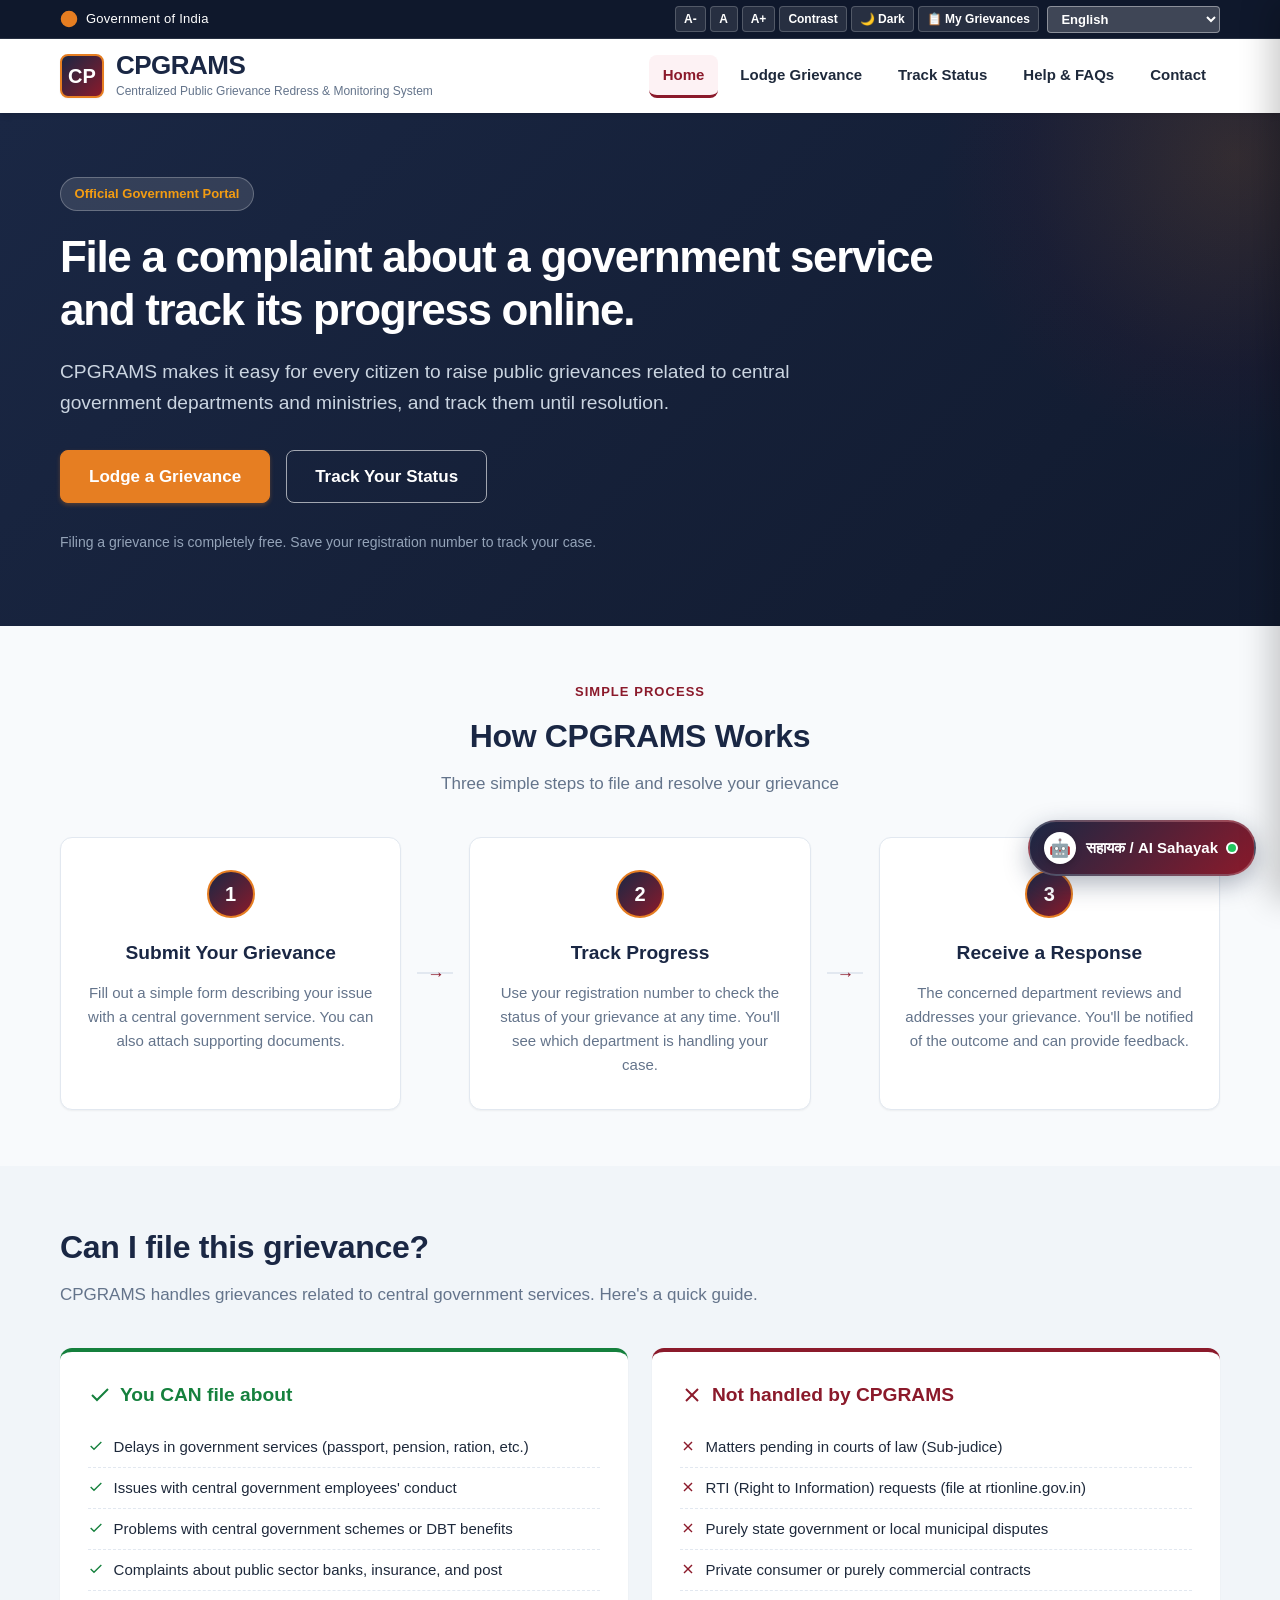
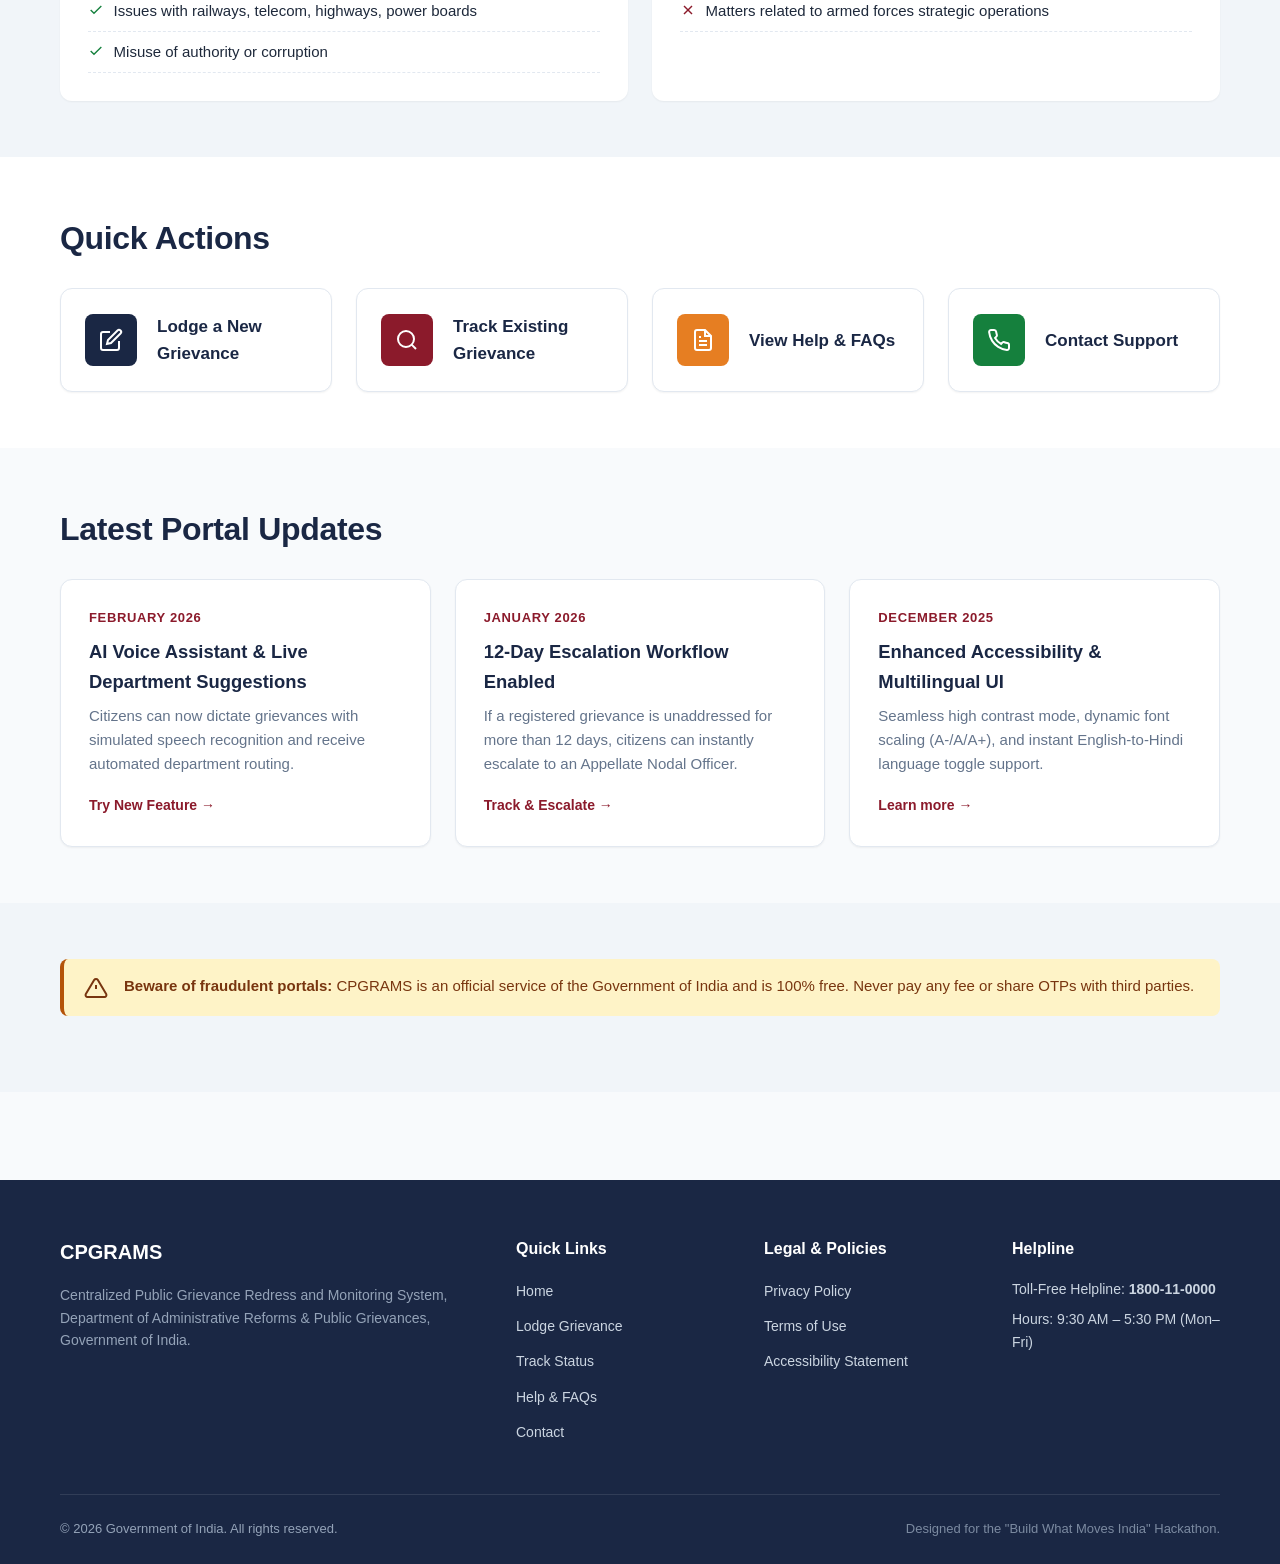
<file: index.html>
<!DOCTYPE html>
<html lang="en">
<head>
    <meta charset="UTF-8">
    <meta name="viewport" content="width=device-width, initial-scale=1.0">
    <meta name="description" content="CPGRAMS - Centralized Public Grievance Redress and Monitoring System, Government of India. File and track grievances online.">
    <title>CPGRAMS | Government of India - Public Grievance Portal</title>
    <link rel="stylesheet" href="css/style.css">
</head>
<body>
    <!-- 1. Skip Link -->
    <a href="#main-content" class="skip-link">Skip to main content</a>

    <!-- 2. Government Identity Bar -->
    <div class="gov-bar">
        <div class="container">
            <div class="gov-identity">
                <svg width="20" height="24" viewBox="0 0 24 24" fill="none" stroke="currentColor" stroke-width="2" class="emblem" aria-hidden="true"><circle cx="12" cy="12" r="10"/><circle cx="12" cy="12" r="6"/><line x1="12" y1="2" x2="12" y2="22"/><line x1="2" y1="12" x2="22" y2="12"/></svg>
                <span data-i18n="gov_identity">Government of India</span>
            </div>
            <div class="gov-tools">
                <div class="accessibility-tools" aria-label="Accessibility options">
                    <button type="button" aria-label="Decrease text size">A-</button>
                    <button type="button" aria-label="Normal text size">A</button>
                    <button type="button" aria-label="Increase text size">A+</button>
                    <button type="button" aria-label="High contrast mode">Contrast</button>
                    <button type="button" id="btn-theme-toggle" aria-label="Toggle Dark Mode" title="Toggle Dark/Light Mode">🌙 Dark</button>
                    <button type="button" id="btn-history-toggle" class="btn-history-toggle" aria-label="View Recent Grievances" title="View Recent Grievances">📋 My Grievances</button>
                </div>
                <div class="language-selector">
                    <label for="lang-select" class="sr-only">Select Language</label>
                    <select id="lang-select" class="lang-select" aria-label="Select Language">
                        <option value="en">English</option>
                        <option value="hi">हिन्दी (Hindi)</option>
                        <option value="bn">বাংলা (Bengali)</option>
                        <option value="ta">தமிழ் (Tamil)</option>
                        <option value="te">తెలుగు (Telugu)</option>
                        <option value="mr">मराठी (Marathi)</option>
                        <option value="gu">ગુજરાતી (Gujarati)</option>
                        <option value="kn">ಕನ್ನಡ (Kannada)</option>
                        <option value="ml">മലയാളം (Malayalam)</option>
                        <option value="pa">ਪੰਜਾਬੀ (Punjabi)</option>
                        <option value="or">ଓଡ଼ିଆ (Odia)</option>
                        <option value="as">অসমীয়া (Assamese)</option>
                        <option value="ur">اردو (Urdu)</option>
                        <option value="sa">संस्कृतम् (Sanskrit)</option>
                        <option value="mai">मैथिली (Maithili)</option>
                        <option value="doi">डोगरी (Dogri)</option>
                        <option value="kok">कोंकणी (Konkani)</option>
                        <option value="ne">नेपाली (Nepali)</option>
                        <option value="sd">سنڌي (Sindhi)</option>
                        <option value="ks">کٲشُر (Kashmiri)</option>
                        <option value="sat">संथाली (Santali)</option>
                        <option value="brx">बर' (Bodo)</option>
                        <option value="mni">মৈতৈলোন্ (Manipuri)</option>
                    </select>
                    <div id="google_translate_element" style="display:none;"></div>
                </div>
            </div>
        </div>
    </div>

    <!-- 3. Main Header -->
    <header class="main-header">
        <div class="container">
            <div class="brand">
                <div class="brand-logo" aria-hidden="true">CP</div>
                <div class="brand-text">
                    <h1 data-i18n="cpgrams_title">CPGRAMS</h1>
                    <span class="brand-subtitle" data-i18n="cpgrams_subtitle">Centralized Public Grievance Redress & Monitoring System</span>
                </div>
            </div>
            <button class="menu-toggle" aria-expanded="false" aria-controls="main-nav" aria-label="Toggle navigation menu">
                <svg width="24" height="24" viewBox="0 0 24 24" fill="none" stroke="currentColor" stroke-width="2"><path d="M3 12h18M3 6h18M3 18h18"/></svg>
            </button>
            <nav id="main-nav" class="main-nav">
                <ul>
                    <li><a href="index.html" class="active" aria-current="page" data-i18n="nav_home">Home</a></li>
                    <li><a href="lodge-grievance.html" data-i18n="nav_lodge">Lodge Grievance</a></li>
                    <li><a href="track-status.html" data-i18n="nav_track">Track Status</a></li>
                    <li><a href="help-faq.html" data-i18n="nav_help">Help & FAQs</a></li>
                    <li><a href="contact.html" data-i18n="nav_contact">Contact</a></li>
                </ul>
            </nav>
        </div>
    </header>

    <main id="main-content">
        <!-- 4. Hero Section -->
        <section class="hero">
            <div class="container">
                <span class="hero__badge" data-i18n="hero_badge">
                    <svg width="16" height="16" viewBox="0 0 24 24" fill="none" stroke="currentColor" stroke-width="2"><path d="M3 21h18"></path><path d="M4 21V9"></path><path d="M8 21V9"></path><path d="M12 21V9"></path><path d="M16 21V9"></path><path d="M20 21V9"></path><path d="M2 9h20L12 2z"></path></svg>
                    Official Government Portal
                </span>
                <h2 class="hero__title" data-i18n="hero_title">File a complaint about a government service and track its progress online.</h2>
                <p class="hero__subtitle" data-i18n="hero_subtitle">CPGRAMS makes it easy for every citizen to raise public grievances related to central government departments and ministries, and track them until resolution.</p>
                <div class="hero__actions">
                    <a href="lodge-grievance.html" class="btn btn--primary btn--lg" data-i18n="hero_btn_lodge">Lodge a Grievance</a>
                    <a href="track-status.html" class="btn btn--secondary btn--lg" data-i18n="hero_btn_track">Track Your Status</a>
                </div>
                <div class="hero__note" data-i18n="hero_note">
                    <svg class="icon--info" width="16" height="16" viewBox="0 0 24 24" fill="none" stroke="currentColor" stroke-width="2"><circle cx="12" cy="12" r="10"></circle><line x1="12" y1="16" x2="12" y2="12"></line><line x1="12" y1="8" x2="12.01" y2="8"></line></svg>
                    Filing a grievance is completely free. Save your registration number to track your case.
                </div>
            </div>
        </section>

        <!-- 5. How It Works Section -->
        <section class="section how-it-works">
            <div class="container">
                <div class="section__header text-center">
                    <span class="section__eyebrow" data-i18n="how_eyebrow">SIMPLE PROCESS</span>
                    <h2 class="section__title" data-i18n="how_title">How CPGRAMS Works</h2>
                    <p class="section__subtitle" data-i18n="how_subtitle">Three simple steps to file and resolve your grievance</p>
                </div>
                <div class="steps-grid">
                    <div class="step-card">
                        <div class="step-number">1</div>
                        <h3 class="step-title" data-i18n="step1_title">Submit Your Grievance</h3>
                        <p class="step-text" data-i18n="step1_desc">Fill out a simple form describing your issue with a central government service. You can also use voice input and attach supporting documents.</p>
                    </div>
                    <div class="step-connector" aria-hidden="true"></div>
                    <div class="step-card">
                        <div class="step-number">2</div>
                        <h3 class="step-title" data-i18n="step2_title">Track Progress</h3>
                        <p class="step-text" data-i18n="step2_desc">Use your registration number to check the status of your grievance at any time. You'll see which department is handling your case.</p>
                    </div>
                    <div class="step-connector" aria-hidden="true"></div>
                    <div class="step-card">
                        <div class="step-number">3</div>
                        <h3 class="step-title" data-i18n="step3_title">Receive a Response</h3>
                        <p class="step-text" data-i18n="step3_desc">The concerned department reviews and addresses your grievance. You'll be notified of the outcome and can escalate if delayed.</p>
                    </div>
                </div>
            </div>
        </section>

        <!-- 6. Eligibility Section -->
        <section class="section--alt eligibility">
            <div class="container">
                <div class="section__header">
                    <h2 class="section__title">Can I file this grievance?</h2>
                    <p class="section__subtitle">CPGRAMS handles grievances related to central government services. Here's a quick guide.</p>
                </div>
                <div class="eligibility__columns">
                    <div class="eligibility-box eligibility-box--yes">
                        <h3 class="eligibility-box__title header-green">
                            <svg width="24" height="24" viewBox="0 0 24 24" fill="none" stroke="currentColor" stroke-width="2"><polyline points="20 6 9 17 4 12"></polyline></svg>
                            You CAN file about
                        </h3>
                        <ul class="eligibility-list">
                            <li><svg width="16" height="16" viewBox="0 0 24 24" fill="none" stroke="currentColor" stroke-width="2" class="icon-green"><polyline points="20 6 9 17 4 12"></polyline></svg> Delays in government services (passport, pension, ration, etc.)</li>
                            <li><svg width="16" height="16" viewBox="0 0 24 24" fill="none" stroke="currentColor" stroke-width="2" class="icon-green"><polyline points="20 6 9 17 4 12"></polyline></svg> Issues with central government employees' conduct</li>
                            <li><svg width="16" height="16" viewBox="0 0 24 24" fill="none" stroke="currentColor" stroke-width="2" class="icon-green"><polyline points="20 6 9 17 4 12"></polyline></svg> Problems with central government schemes or DBT benefits</li>
                            <li><svg width="16" height="16" viewBox="0 0 24 24" fill="none" stroke="currentColor" stroke-width="2" class="icon-green"><polyline points="20 6 9 17 4 12"></polyline></svg> Complaints about public sector banks, insurance, and post</li>
                            <li><svg width="16" height="16" viewBox="0 0 24 24" fill="none" stroke="currentColor" stroke-width="2" class="icon-green"><polyline points="20 6 9 17 4 12"></polyline></svg> Issues with railways, telecom, highways, power boards</li>
                            <li><svg width="16" height="16" viewBox="0 0 24 24" fill="none" stroke="currentColor" stroke-width="2" class="icon-green"><polyline points="20 6 9 17 4 12"></polyline></svg> Misuse of authority or corruption</li>
                        </ul>
                    </div>
                    <div class="eligibility-box eligibility-box--no">
                        <h3 class="eligibility-box__title header-red">
                            <svg width="24" height="24" viewBox="0 0 24 24" fill="none" stroke="currentColor" stroke-width="2"><line x1="18" y1="6" x2="6" y2="18"></line><line x1="6" y1="6" x2="18" y2="18"></line></svg>
                            Not handled by CPGRAMS
                        </h3>
                        <ul class="eligibility-list">
                            <li><svg width="16" height="16" viewBox="0 0 24 24" fill="none" stroke="currentColor" stroke-width="2" class="icon-red"><line x1="18" y1="6" x2="6" y2="18"></line><line x1="6" y1="6" x2="18" y2="18"></line></svg> Matters pending in courts of law (Sub-judice)</li>
                            <li><svg width="16" height="16" viewBox="0 0 24 24" fill="none" stroke="currentColor" stroke-width="2" class="icon-red"><line x1="18" y1="6" x2="6" y2="18"></line><line x1="6" y1="6" x2="18" y2="18"></line></svg> RTI (Right to Information) requests (file at rtionline.gov.in)</li>
                            <li><svg width="16" height="16" viewBox="0 0 24 24" fill="none" stroke="currentColor" stroke-width="2" class="icon-red"><line x1="18" y1="6" x2="6" y2="18"></line><line x1="6" y1="6" x2="18" y2="18"></line></svg> Purely state government or local municipal disputes</li>
                            <li><svg width="16" height="16" viewBox="0 0 24 24" fill="none" stroke="currentColor" stroke-width="2" class="icon-red"><line x1="18" y1="6" x2="6" y2="18"></line><line x1="6" y1="6" x2="18" y2="18"></line></svg> Private consumer or purely commercial contracts</li>
                            <li><svg width="16" height="16" viewBox="0 0 24 24" fill="none" stroke="currentColor" stroke-width="2" class="icon-red"><line x1="18" y1="6" x2="6" y2="18"></line><line x1="6" y1="6" x2="18" y2="18"></line></svg> Matters related to armed forces strategic operations</li>
                        </ul>
                    </div>
                </div>
            </div>
        </section>

        <!-- 7. Quick Links Section -->
        <section class="section--white quick-links">
            <div class="container">
                <h2 class="section__title mb-4" data-i18n="quick_title">Quick Actions</h2>
                <div class="quick-links__grid" style="margin-top: 1.5rem;">
                    <a href="lodge-grievance.html" class="quick-card">
                        <div class="quick-card__icon bg-navy">
                            <svg width="24" height="24" viewBox="0 0 24 24" fill="none" stroke="white" stroke-width="2"><path d="M11 4H4a2 2 0 0 0-2 2v14a2 2 0 0 0 2 2h14a2 2 0 0 0 2-2v-7"></path><path d="M18.5 2.5a2.121 2.121 0 0 1 3 3L12 15l-4 1 1-4 9.5-9.5z"></path></svg>
                        </div>
                        <span class="quick-card__text" data-i18n="quick_lodge">Lodge a New Grievance</span>
                    </a>
                    <a href="track-status.html" class="quick-card">
                        <div class="quick-card__icon bg-maroon">
                            <svg width="24" height="24" viewBox="0 0 24 24" fill="none" stroke="white" stroke-width="2"><circle cx="11" cy="11" r="8"></circle><line x1="21" y1="21" x2="16.65" y2="16.65"></line></svg>
                        </div>
                        <span class="quick-card__text" data-i18n="quick_track">Track Existing Grievance</span>
                    </a>
                    <a href="help-faq.html" class="quick-card">
                        <div class="quick-card__icon bg-accent">
                            <svg width="24" height="24" viewBox="0 0 24 24" fill="none" stroke="white" stroke-width="2"><path d="M14 2H6a2 2 0 0 0-2 2v16a2 2 0 0 0 2 2h12a2 2 0 0 0 2-2V8z"></path><polyline points="14 2 14 8 20 8"></polyline><line x1="16" y1="13" x2="8" y2="13"></line><line x1="16" y1="17" x2="8" y2="17"></line><polyline points="10 9 9 9 8 9"></polyline></svg>
                        </div>
                        <span class="quick-card__text" data-i18n="quick_faq">View Help & FAQs</span>
                    </a>
                    <a href="contact.html" class="quick-card">
                        <div class="quick-card__icon bg-success">
                            <svg width="24" height="24" viewBox="0 0 24 24" fill="none" stroke="white" stroke-width="2"><path d="M22 16.92v3a2 2 0 0 1-2.18 2 19.79 19.79 0 0 1-8.63-3.07 19.5 19.5 0 0 1-6-6 19.79 19.79 0 0 1-3.07-8.67A2 2 0 0 1 4.11 2h3a2 2 0 0 1 2 1.72 12.84 12.84 0 0 0 .7 2.81 2 2 0 0 1-.45 2.11L8.09 9.91a16 16 0 0 0 6 6l1.27-1.27a2 2 0 0 1 2.11-.45 12.84 12.84 0 0 0 2.81.7A2 2 0 0 1 22 16.92z"></path></svg>
                        </div>
                        <span class="quick-card__text" data-i18n="quick_contact">Contact Support</span>
                    </a>
                </div>
            </div>
        </section>

        <!-- 8. What's New Section -->
        <section class="section updates">
            <div class="container">
                <h2 class="section__title mb-4">Latest Portal Updates</h2>
                <div class="updates-grid" style="margin-top: 1.5rem;">
                    <article class="notice-card">
                        <div class="notice-card__date">February 2026</div>
                        <h3 class="notice-card__title">AI Voice Assistant & Live Department Suggestions</h3>
                        <p class="notice-card__text">Citizens can now dictate grievances with simulated speech recognition and receive automated department routing.</p>
                        <a href="lodge-grievance.html" class="notice-card__link">Try New Feature &rarr;</a>
                    </article>
                    <article class="notice-card">
                        <div class="notice-card__date">January 2026</div>
                        <h3 class="notice-card__title">12-Day Escalation Workflow Enabled</h3>
                        <p class="notice-card__text">If a registered grievance is unaddressed for more than 12 days, citizens can instantly escalate to an Appellate Nodal Officer.</p>
                        <a href="track-status.html" class="notice-card__link">Track & Escalate &rarr;</a>
                    </article>
                    <article class="notice-card">
                        <div class="notice-card__date">December 2025</div>
                        <h3 class="notice-card__title">Enhanced Accessibility & Multilingual UI</h3>
                        <p class="notice-card__text">Seamless high contrast mode, dynamic font scaling (A-/A/A+), and instant English-to-Hindi language toggle support.</p>
                        <a href="help-faq.html" class="notice-card__link">Learn more &rarr;</a>
                    </article>
                </div>
            </div>
        </section>

        <!-- 9. Important Notice Section -->
        <section class="section--alt notices">
            <div class="container">
                <div class="alert alert--warning alert--dismissible mb-3">
                    <svg class="alert__icon" width="24" height="24" viewBox="0 0 24 24" fill="none" stroke="currentColor" stroke-width="2"><path d="M10.29 3.86L1.82 18a2 2 0 0 0 1.71 3h16.94a2 2 0 0 0 1.71-3L13.71 3.86a2 2 0 0 0-3.42 0z"></path><line x1="12" y1="9" x2="12" y2="13"></line><line x1="12" y1="17" x2="12.01" y2="17"></line></svg>
                    <div class="alert__content">
                        <strong>Beware of fraudulent portals:</strong> CPGRAMS is an official service of the Government of India and is 100% free. Never pay any fee or share OTPs with third parties.
                    </div>
                </div>
            </div>
        </section>
    </main>

    <!-- 10. Footer -->
    <footer class="main-footer">
        <div class="container">
            <div class="footer__grid">
                <div class="footer__col">
                    <h3 class="footer__title">CPGRAMS</h3>
                    <p class="footer__desc">Centralized Public Grievance Redress and Monitoring System, Department of Administrative Reforms & Public Grievances, Government of India.</p>
                </div>
                <div class="footer__col">
                    <h4 class="footer__subtitle">Quick Links</h4>
                    <ul class="footer__links">
                        <li><a href="index.html">Home</a></li>
                        <li><a href="lodge-grievance.html">Lodge Grievance</a></li>
                        <li><a href="track-status.html">Track Status</a></li>
                        <li><a href="help-faq.html">Help & FAQs</a></li>
                        <li><a href="contact.html">Contact</a></li>
                    </ul>
                </div>
                <div class="footer__col">
                    <h4 class="footer__subtitle">Legal & Policies</h4>
                    <ul class="footer__links">
                        <li><a href="#" data-i18n="footer_privacy">Privacy Policy</a></li>
                        <li><a href="#" data-i18n="footer_terms">Terms of Use</a></li>
                        <li><a href="#" data-i18n="footer_a11y">Accessibility Statement</a></li>
                    </ul>
                </div>
                <div class="footer__col">
                    <h4 class="footer__subtitle">Helpline</h4>
                    <p style="color: #cbd5e1; font-size: 0.875rem; margin: 0 0 0.5rem 0;">Toll-Free Helpline: <strong>1800-11-0000</strong></p>
                    <p style="color: #cbd5e1; font-size: 0.875rem; margin: 0;">Hours: 9:30 AM – 5:30 PM (Mon–Fri)</p>
                </div>
            </div>
            <div class="footer__bottom">
                <div data-i18n="footer_copyright">&copy; 2026 Government of India. All rights reserved.</div>
                <div style="opacity: 0.8;">Designed for the "Build What Moves India" Hackathon.</div>
            </div>
        </div>
    </footer>

    <!-- Scripts -->
    <script src="js/main.js"></script>
</body>
</html>
</file>
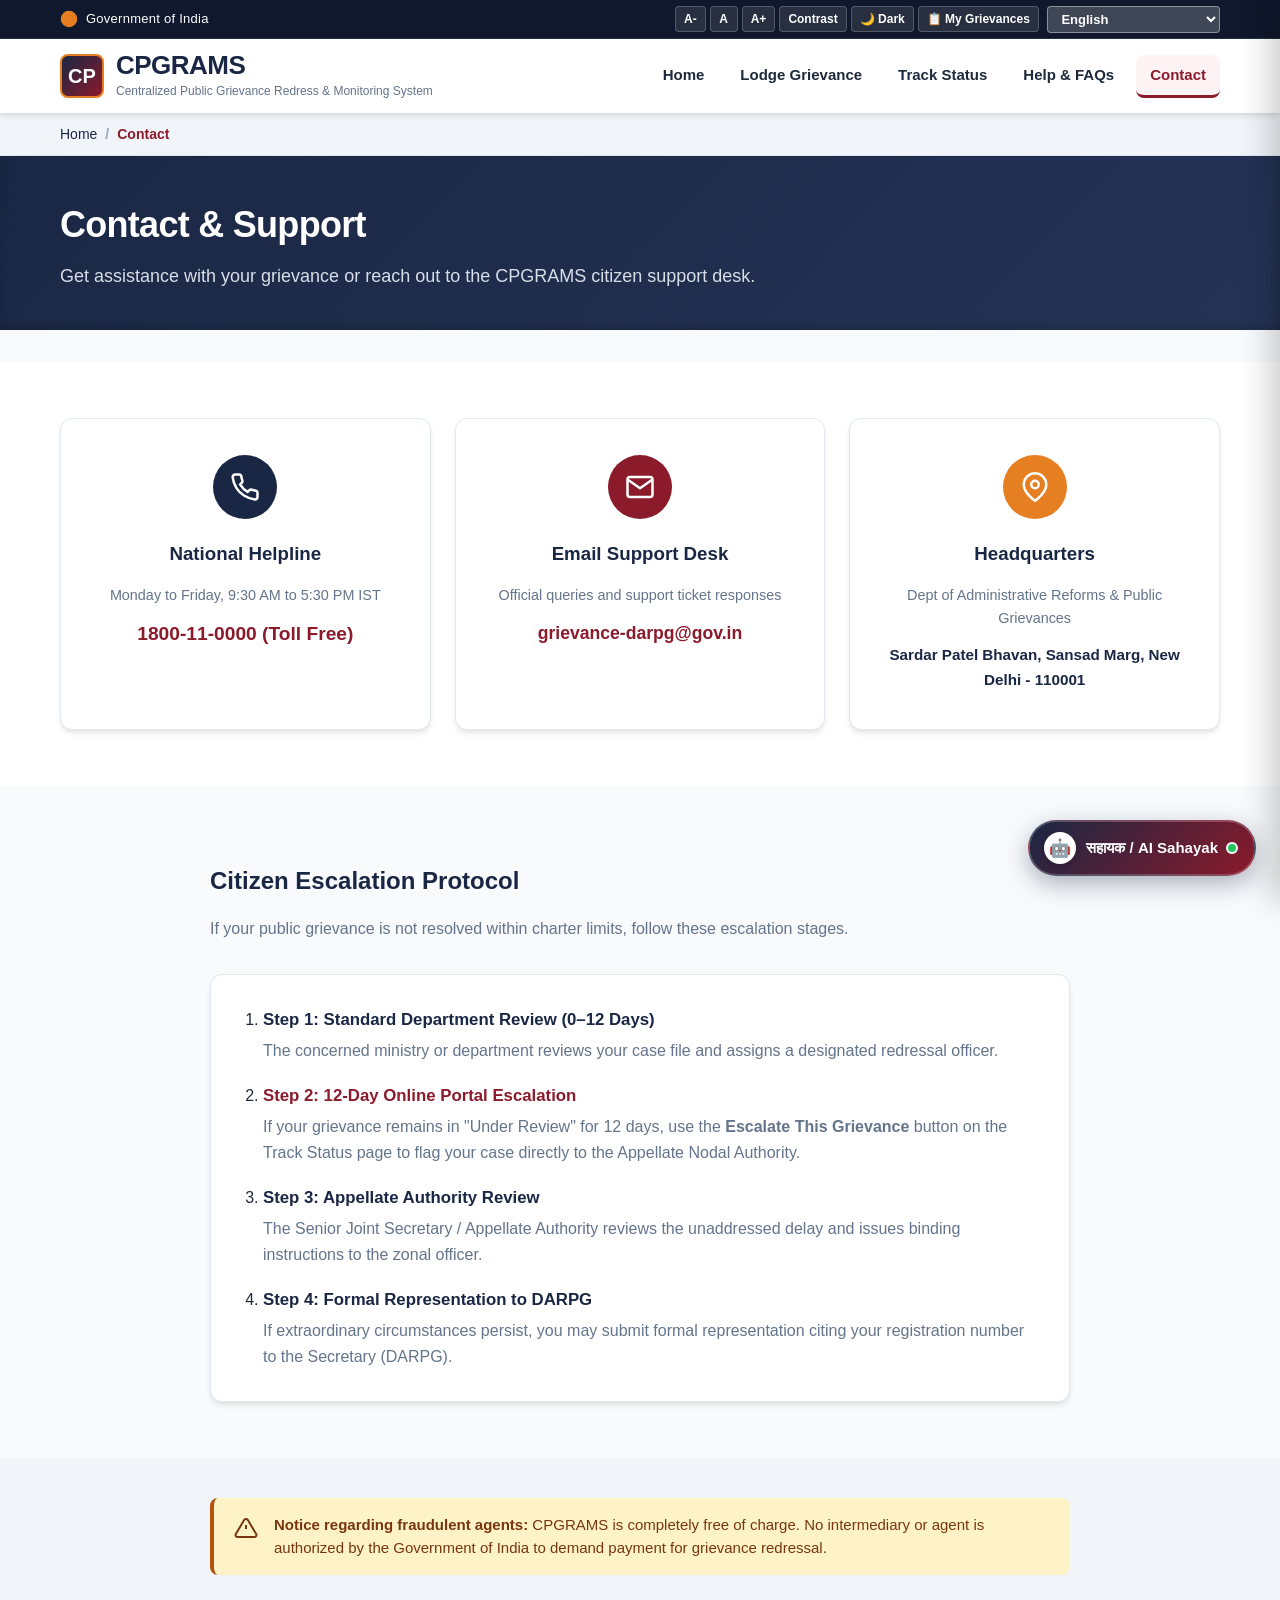
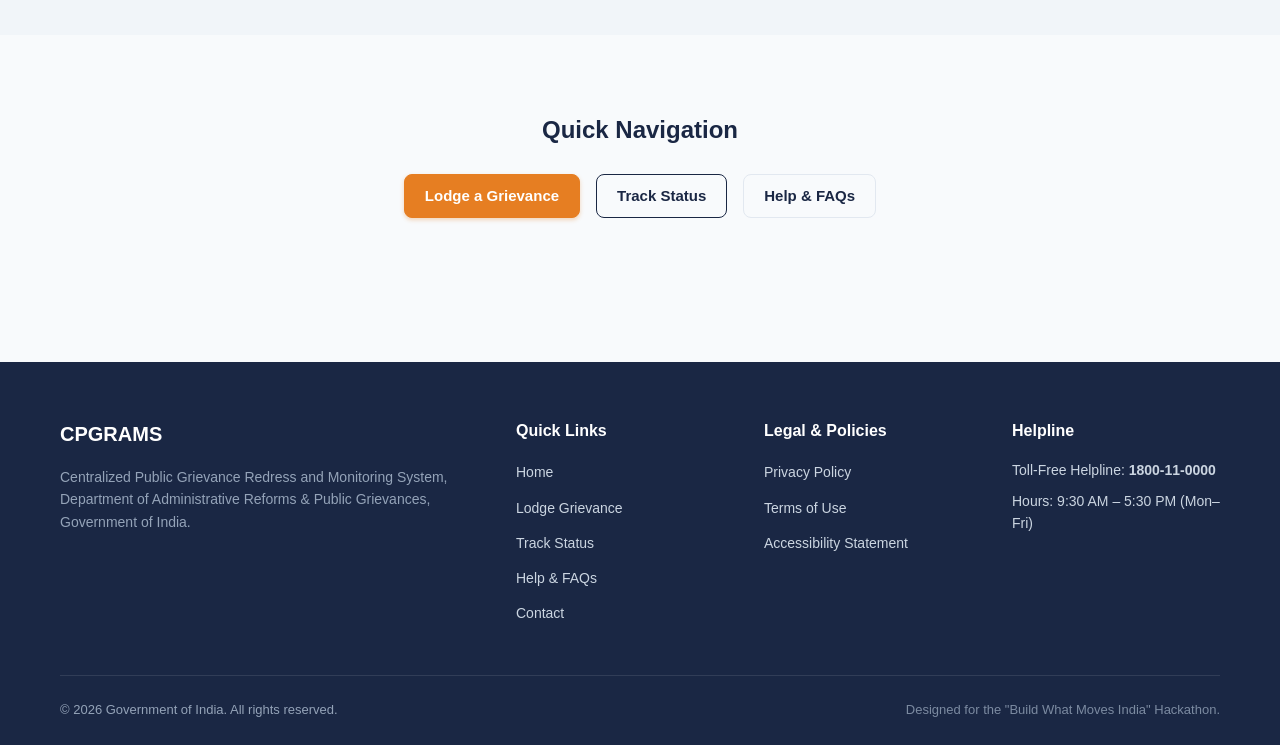
<file: contact.html>
<!DOCTYPE html>
<html lang="en">
<head>
    <meta charset="UTF-8">
    <meta name="viewport" content="width=device-width, initial-scale=1.0">
    <meta name="description" content="Contact & Support - CPGRAMS, Department of Administrative Reforms and Public Grievances, Government of India.">
    <title>Contact & Support - CPGRAMS | Government of India</title>
    <link rel="stylesheet" href="css/style.css">
</head>
<body>
    <a href="#main-content" class="skip-link">Skip to main content</a>
    
    <!-- 1. Government Identity Bar -->
    <div class="gov-bar">
        <div class="container">
            <div class="gov-identity">
                <svg width="20" height="24" viewBox="0 0 24 24" fill="none" stroke="currentColor" stroke-width="2" class="emblem" aria-hidden="true"><circle cx="12" cy="12" r="10"/><circle cx="12" cy="12" r="6"/><line x1="12" y1="2" x2="12" y2="22"/><line x1="2" y1="12" x2="22" y2="12"/></svg>
                <span data-i18n="gov_identity">Government of India</span>
            </div>
            <div class="gov-tools">
                <div class="accessibility-tools" aria-label="Accessibility options">
                    <button type="button" aria-label="Decrease text size">A-</button>
                    <button type="button" aria-label="Normal text size">A</button>
                    <button type="button" aria-label="Increase text size">A+</button>
                    <button type="button" aria-label="High contrast mode">Contrast</button>
                    <button type="button" id="btn-theme-toggle" aria-label="Toggle Dark Mode" title="Toggle Dark/Light Mode">🌙 Dark</button>
                    <button type="button" id="btn-history-toggle" class="btn-history-toggle" aria-label="View Recent Grievances" title="View Recent Grievances">📋 My Grievances</button>
                </div>
                <div class="language-selector">
                    <label for="lang-select" class="sr-only">Select Language</label>
                    <select id="lang-select" class="lang-select" aria-label="Select Language">
                        <option value="en">English</option>
                        <option value="hi">हिन्दी (Hindi)</option>
                        <option value="bn">বাংলা (Bengali)</option>
                        <option value="ta">தமிழ் (Tamil)</option>
                        <option value="te">తెలుగు (Telugu)</option>
                        <option value="mr">मराठी (Marathi)</option>
                        <option value="gu">ગુજરાતી (Gujarati)</option>
                        <option value="kn">ಕನ್ನಡ (Kannada)</option>
                        <option value="ml">മലയാളം (Malayalam)</option>
                        <option value="pa">ਪੰਜਾਬੀ (Punjabi)</option>
                        <option value="or">ଓଡ଼ିଆ (Odia)</option>
                        <option value="as">অসমীয়া (Assamese)</option>
                        <option value="ur">اردو (Urdu)</option>
                        <option value="sa">संस्कृतम् (Sanskrit)</option>
                        <option value="mai">मैथिली (Maithili)</option>
                        <option value="doi">डोगरी (Dogri)</option>
                        <option value="kok">कोंकणी (Konkani)</option>
                        <option value="ne">नेपाली (Nepali)</option>
                        <option value="sd">سنڌي (Sindhi)</option>
                        <option value="ks">کٲشُر (Kashmiri)</option>
                        <option value="sat">संथाली (Santali)</option>
                        <option value="brx">बर' (Bodo)</option>
                        <option value="mni">মৈতৈলোন্ (Manipuri)</option>
                    </select>
                    <div id="google_translate_element" style="display:none;"></div>
                </div>
            </div>
        </div>
    </div>

    <!-- 2. Main Header -->
    <header class="main-header">
        <div class="container">
            <div class="brand">
                <div class="brand-logo" aria-hidden="true">CP</div>
                <div class="brand-text">
                    <h1 data-i18n="cpgrams_title">CPGRAMS</h1>
                    <span class="brand-subtitle" data-i18n="cpgrams_subtitle">Centralized Public Grievance Redress & Monitoring System</span>
                </div>
            </div>
            <button class="menu-toggle" aria-expanded="false" aria-controls="main-nav" aria-label="Toggle navigation menu">
                <svg width="24" height="24" viewBox="0 0 24 24" fill="none" stroke="currentColor" stroke-width="2"><path d="M3 12h18M3 6h18M3 18h18"/></svg>
            </button>
            <nav id="main-nav" class="main-nav">
                <ul>
                    <li><a href="index.html" data-i18n="nav_home">Home</a></li>
                    <li><a href="lodge-grievance.html" data-i18n="nav_lodge">Lodge Grievance</a></li>
                    <li><a href="track-status.html" data-i18n="nav_track">Track Status</a></li>
                    <li><a href="help-faq.html" data-i18n="nav_help">Help & FAQs</a></li>
                    <li><a href="contact.html" class="active" aria-current="page" data-i18n="nav_contact">Contact</a></li>
                </ul>
            </nav>
        </div>
    </header>

    <main id="main-content">
        <!-- 3. Breadcrumb -->
        <nav aria-label="Breadcrumb" class="breadcrumb-container">
            <div class="container">
                <ol class="breadcrumb">
                    <li><a href="index.html" data-i18n="nav_home">Home</a></li>
                    <li aria-current="page" data-i18n="nav_contact">Contact & Support</li>
                </ol>
            </div>
        </nav>

        <!-- 4. Page Header -->
        <section class="page-header">
            <div class="container">
                <h2 data-i18n="contact_heading">Contact & Support</h2>
                <p>Get assistance with your grievance or reach out to the CPGRAMS citizen support desk.</p>
            </div>
        </section>

        <!-- 5. Contact Cards Section -->
        <section class="section--white contact-cards-section">
            <div class="container">
                <div class="quick-links__grid">
                    <div class="card text-center" style="padding: 2.25rem 1.5rem;">
                        <div class="icon-circle bg-navy" aria-hidden="true" style="background-color: var(--color-navy); width: 64px; height: 64px; border-radius: 50%; display: flex; align-items: center; justify-content: center; margin: 0 auto 1.25rem auto;">
                            <svg width="30" height="30" viewBox="0 0 24 24" fill="none" stroke="#ffffff" stroke-width="2"><path d="M22 16.92v3a2 2 0 0 1-2.18 2 19.79 19.79 0 0 1-8.63-3.07 19.5 19.5 0 0 1-6-6 19.79 19.79 0 0 1-3.07-8.67A2 2 0 0 1 4.11 2h3a2 2 0 0 1 2 1.72 12.84 12.84 0 0 0 .7 2.81 2 2 0 0 1-.45 2.11L8.09 9.91a16 16 0 0 0 6 6l1.27-1.27a2 2 0 0 1 2.11-.45 12.84 12.84 0 0 0 2.81.7A2 2 0 0 1 22 16.92z"/></svg>
                        </div>
                        <h3 style="margin: 0 0 0.5rem 0; color: var(--color-navy);">National Helpline</h3>
                        <p style="margin-bottom: 0.75rem; color: var(--color-text-muted); font-size: 0.9rem;">Monday to Friday, 9:30 AM to 5:30 PM IST</p>
                        <strong style="font-size: 1.2rem; color: var(--color-maroon);">1800-11-0000 (Toll Free)</strong>
                    </div>

                    <div class="card text-center" style="padding: 2.25rem 1.5rem;">
                        <div class="icon-circle bg-maroon" aria-hidden="true" style="background-color: var(--color-maroon); width: 64px; height: 64px; border-radius: 50%; display: flex; align-items: center; justify-content: center; margin: 0 auto 1.25rem auto;">
                            <svg width="30" height="30" viewBox="0 0 24 24" fill="none" stroke="#ffffff" stroke-width="2"><path d="M4 4h16c1.1 0 2 .9 2 2v12c0 1.1-.9 2-2 2H4c-1.1 0-2-.9-2-2V6c0-1.1.9-2 2-2z"></path><polyline points="22,6 12,13 2,6"></polyline></svg>
                        </div>
                        <h3 style="margin: 0 0 0.5rem 0; color: var(--color-navy);">Email Support Desk</h3>
                        <p style="margin-bottom: 0.75rem; color: var(--color-text-muted); font-size: 0.9rem;">Official queries and support ticket responses</p>
                        <strong style="font-size: 1.1rem; color: var(--color-maroon);">grievance-darpg@gov.in</strong>
                    </div>

                    <div class="card text-center" style="padding: 2.25rem 1.5rem;">
                        <div class="icon-circle bg-accent" aria-hidden="true" style="background-color: var(--color-orange); width: 64px; height: 64px; border-radius: 50%; display: flex; align-items: center; justify-content: center; margin: 0 auto 1.25rem auto;">
                            <svg width="30" height="30" viewBox="0 0 24 24" fill="none" stroke="#ffffff" stroke-width="2"><path d="M21 10c0 7-9 13-9 13s-9-6-9-13a9 9 0 0 1 18 0z"></path><circle cx="12" cy="10" r="3"></circle></svg>
                        </div>
                        <h3 style="margin: 0 0 0.5rem 0; color: var(--color-navy);">Headquarters</h3>
                        <p style="margin-bottom: 0.75rem; color: var(--color-text-muted); font-size: 0.9rem;">Dept of Administrative Reforms & Public Grievances</p>
                        <strong style="font-size: 0.95rem; color: var(--color-navy);">Sardar Patel Bhavan, Sansad Marg, New Delhi - 110001</strong>
                    </div>
                </div>
            </div>
        </section>

        <!-- 6. Escalation Process Guide Section -->
        <section class="section escalation-section">
            <div class="container" style="max-width: 900px;">
                <h2 style="color: var(--color-navy); margin-bottom: 0.5rem;">Citizen Escalation Protocol</h2>
                <p style="color: var(--color-text-muted); margin-bottom: 2rem;">If your public grievance is not resolved within charter limits, follow these escalation stages.</p>
                
                <div class="card" style="padding: 2rem;">
                    <ol class="escalation-steps" style="padding-left: 1.25rem; margin: 0;">
                        <li style="margin-bottom: 1.25rem;">
                            <strong style="color: var(--color-navy); font-size: 1.05rem;">Step 1: Standard Department Review (0–12 Days)</strong>
                            <p style="color: var(--color-text-muted); margin: 0.25rem 0 0 0;">The concerned ministry or department reviews your case file and assigns a designated redressal officer.</p>
                        </li>
                        <li style="margin-bottom: 1.25rem;">
                            <strong style="color: var(--color-maroon); font-size: 1.05rem;">Step 2: 12-Day Online Portal Escalation</strong>
                            <p style="color: var(--color-text-muted); margin: 0.25rem 0 0 0;">If your grievance remains in "Under Review" for 12 days, use the <strong>Escalate This Grievance</strong> button on the Track Status page to flag your case directly to the Appellate Nodal Authority.</p>
                        </li>
                        <li style="margin-bottom: 1.25rem;">
                            <strong style="color: var(--color-navy); font-size: 1.05rem;">Step 3: Appellate Authority Review</strong>
                            <p style="color: var(--color-text-muted); margin: 0.25rem 0 0 0;">The Senior Joint Secretary / Appellate Authority reviews the unaddressed delay and issues binding instructions to the zonal officer.</p>
                        </li>
                        <li>
                            <strong style="color: var(--color-navy); font-size: 1.05rem;">Step 4: Formal Representation to DARPG</strong>
                            <p style="color: var(--color-text-muted); margin: 0.25rem 0 0 0;">If extraordinary circumstances persist, you may submit formal representation citing your registration number to the Secretary (DARPG).</p>
                        </li>
                    </ol>
                </div>
            </div>
        </section>

        <!-- 7. Important Alerts -->
        <section class="section--alt info-section" style="padding: 2.5rem 0;">
            <div class="container" style="max-width: 900px;">
                <div class="alert alert--warning" role="alert">
                    <svg width="24" height="24" viewBox="0 0 24 24" fill="none" stroke="currentColor" stroke-width="2" class="alert-icon"><path d="M10.29 3.86L1.82 18a2 2 0 0 0 1.71 3h16.94a2 2 0 0 0 1.71-3L13.71 3.86a2 2 0 0 0-3.42 0z"/><line x1="12" y1="9" x2="12" y2="13"/><line x1="12" y1="17" x2="12.01" y2="17"/></svg>
                    <div>
                        <strong>Notice regarding fraudulent agents:</strong> CPGRAMS is completely free of charge. No intermediary or agent is authorized by the Government of India to demand payment for grievance redressal.
                    </div>
                </div>
            </div>
        </section>

        <!-- 8. Quick Links -->
        <section class="section quick-links-section">
            <div class="container text-center">
                <h2 style="color: var(--color-navy); margin-bottom: 1.5rem;">Quick Navigation</h2>
                <div style="display: flex; justify-content: center; gap: 1rem; flex-wrap: wrap;">
                    <a href="lodge-grievance.html" class="btn btn--primary">Lodge a Grievance</a>
                    <a href="track-status.html" class="btn btn--outline">Track Status</a>
                    <a href="help-faq.html" class="btn btn--ghost">Help & FAQs</a>
                </div>
            </div>
        </section>
    </main>

    <!-- 9. Footer -->
    <footer class="main-footer">
        <div class="container">
            <div class="footer__grid">
                <div class="footer__col">
                    <h3 class="footer__title">CPGRAMS</h3>
                    <p class="footer__desc">Centralized Public Grievance Redress and Monitoring System, Department of Administrative Reforms & Public Grievances, Government of India.</p>
                </div>
                <div class="footer__col">
                    <h4 class="footer__subtitle">Quick Links</h4>
                    <ul class="footer__links">
                        <li><a href="index.html">Home</a></li>
                        <li><a href="lodge-grievance.html">Lodge Grievance</a></li>
                        <li><a href="track-status.html">Track Status</a></li>
                        <li><a href="help-faq.html">Help & FAQs</a></li>
                        <li><a href="contact.html">Contact</a></li>
                    </ul>
                </div>
                <div class="footer__col">
                    <h4 class="footer__subtitle">Legal & Policies</h4>
                    <ul class="footer__links">
                        <li><a href="#" data-i18n="footer_privacy">Privacy Policy</a></li>
                        <li><a href="#" data-i18n="footer_terms">Terms of Use</a></li>
                        <li><a href="#" data-i18n="footer_a11y">Accessibility Statement</a></li>
                    </ul>
                </div>
                <div class="footer__col">
                    <h4 class="footer__subtitle">Helpline</h4>
                    <p style="color: #cbd5e1; font-size: 0.875rem; margin: 0 0 0.5rem 0;">Toll-Free Helpline: <strong>1800-11-0000</strong></p>
                    <p style="color: #cbd5e1; font-size: 0.875rem; margin: 0;">Hours: 9:30 AM – 5:30 PM (Mon–Fri)</p>
                </div>
            </div>
            <div class="footer__bottom">
                <div data-i18n="footer_copyright">&copy; 2026 Government of India. All rights reserved.</div>
                <div style="opacity: 0.8;">Designed for the "Build What Moves India" Hackathon.</div>
            </div>
        </div>
    </footer>

    <!-- Scripts -->
    <script src="js/main.js"></script>
</body>
</html>
</file>
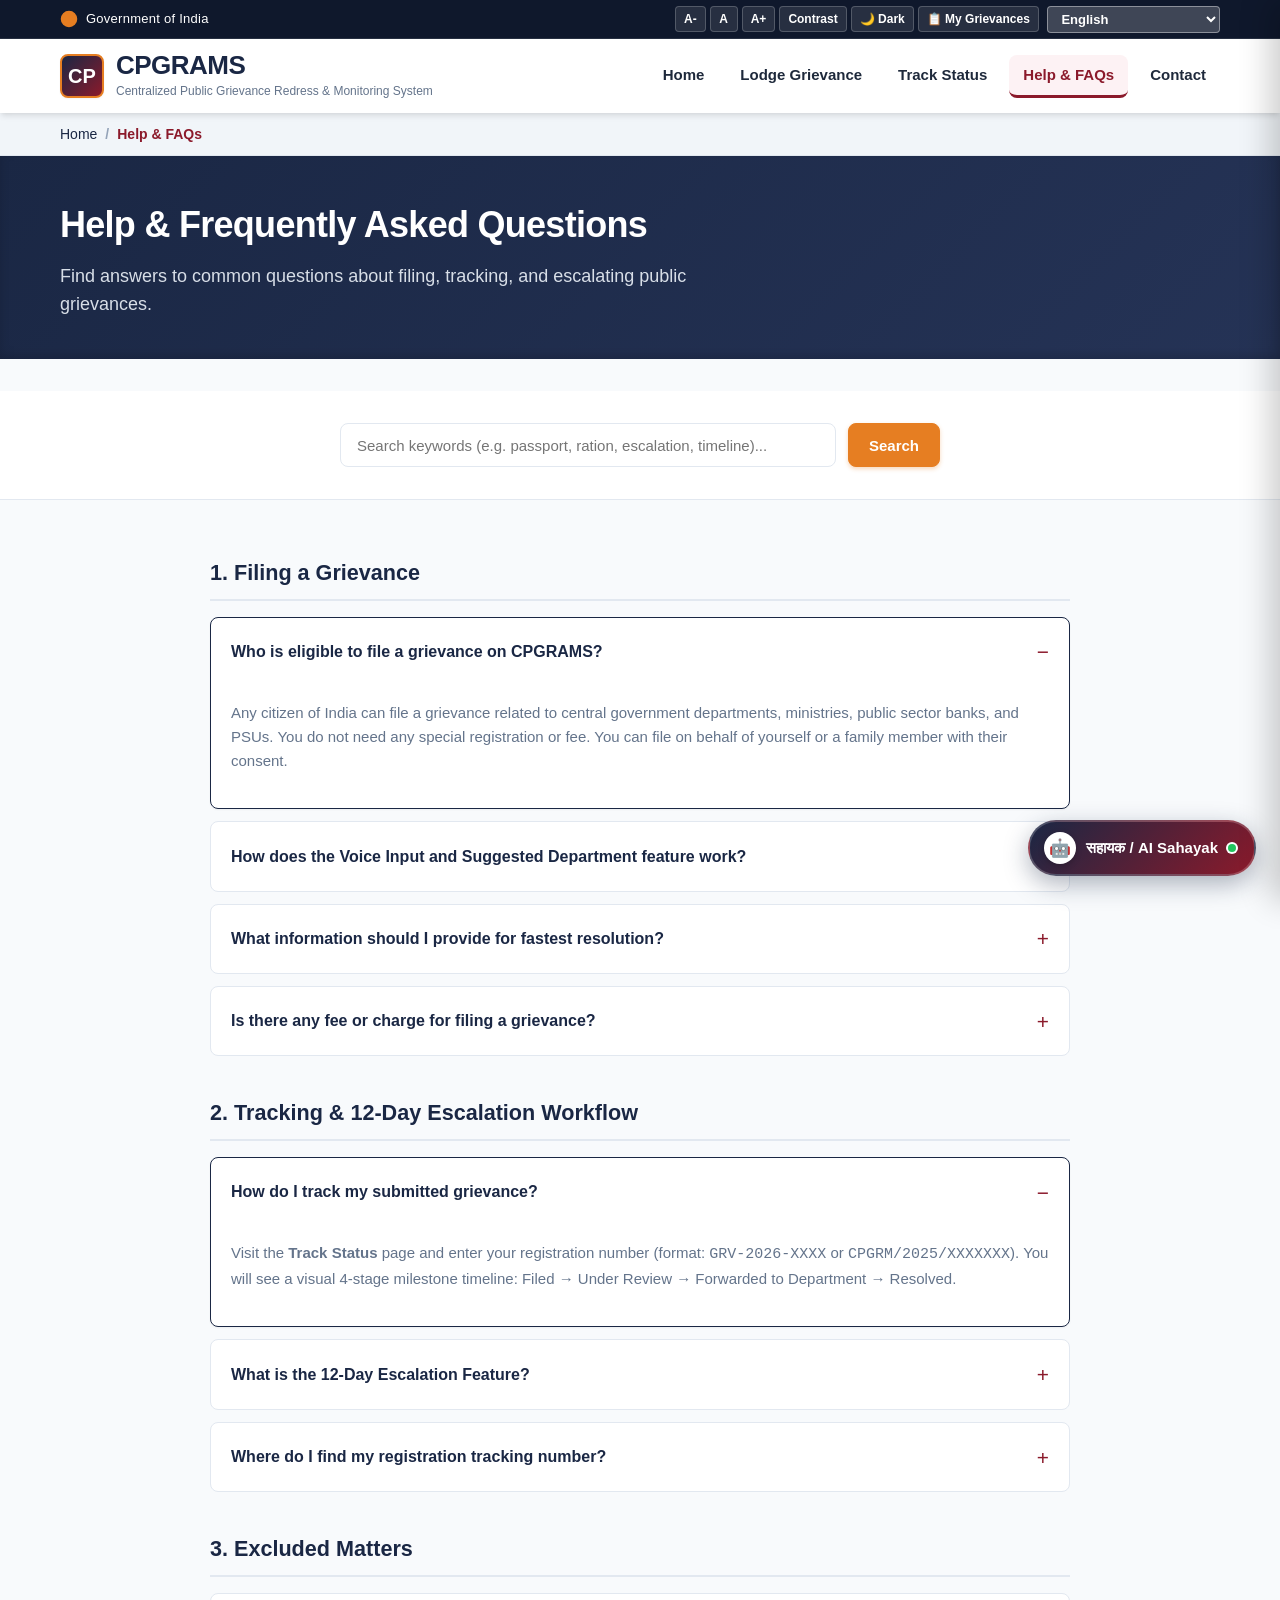
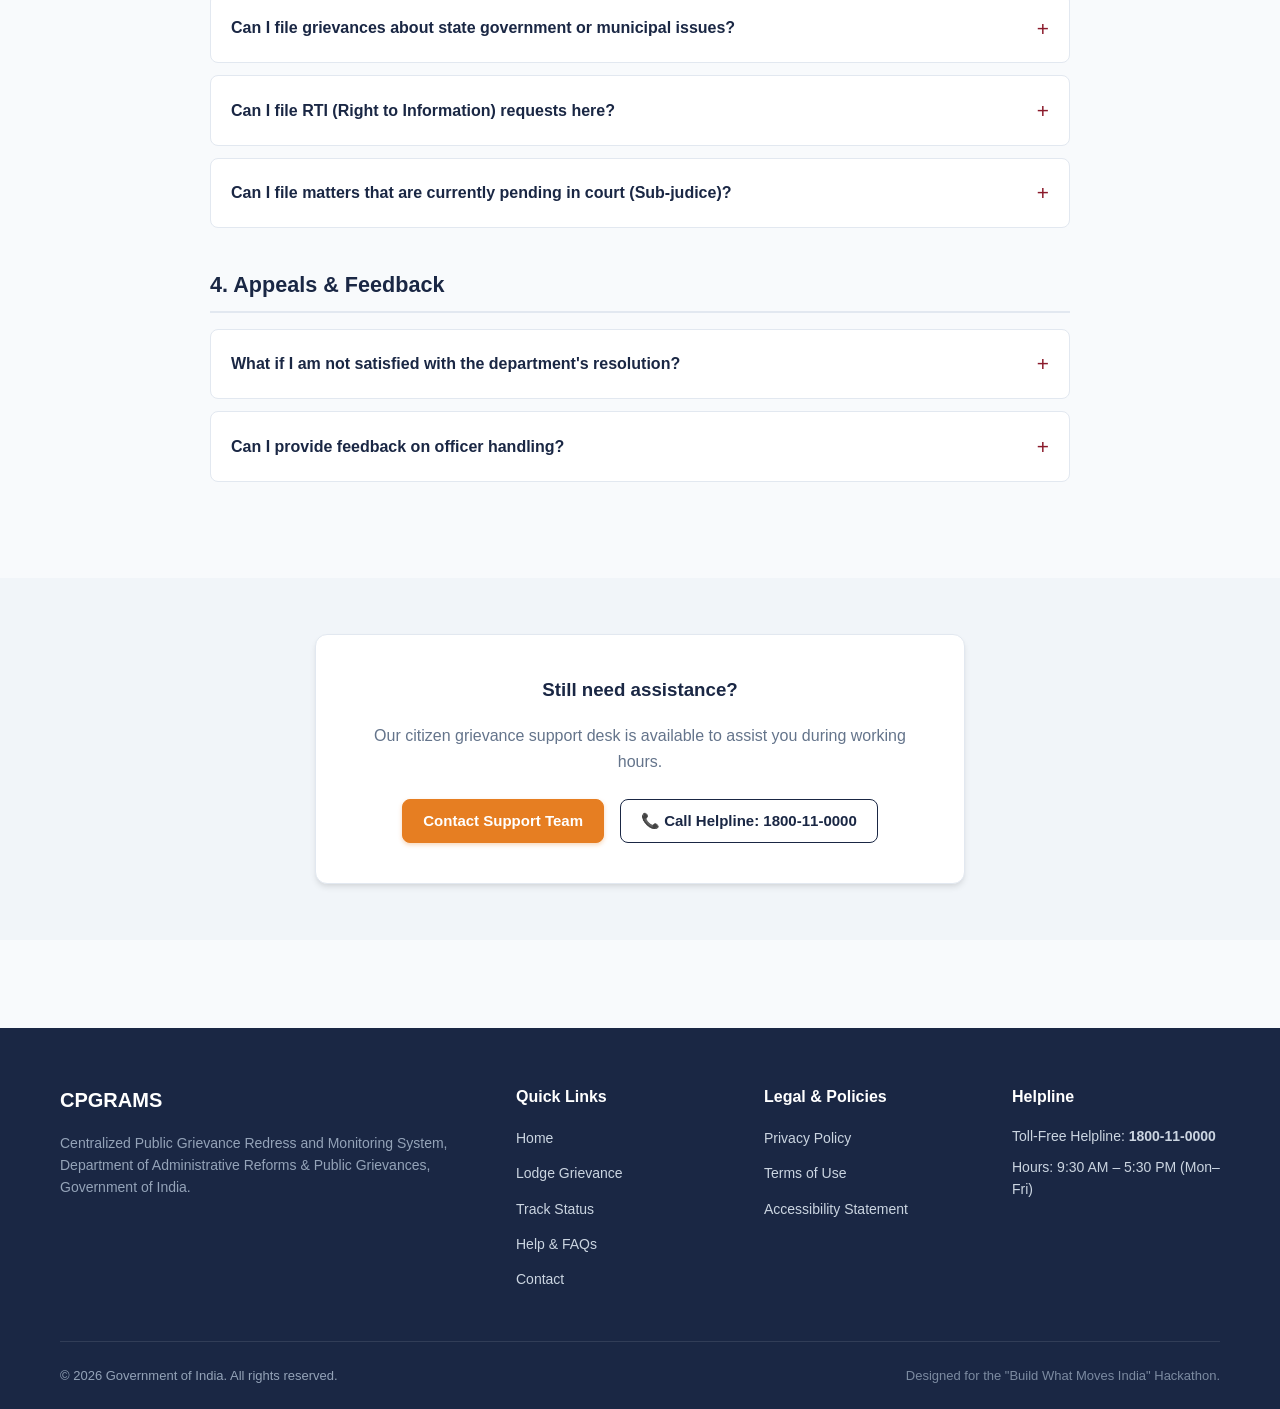
<file: help-faq.html>
<!DOCTYPE html>
<html lang="en">
<head>
    <meta charset="UTF-8">
    <meta name="viewport" content="width=device-width, initial-scale=1.0">
    <meta name="description" content="CPGRAMS Help & FAQs - Common questions and answers about public grievance filing and status tracking.">
    <title>Help & FAQs - CPGRAMS | Government of India</title>
    <link rel="stylesheet" href="css/style.css">
</head>
<body>
    <a href="#main-content" class="skip-link">Skip to main content</a>
    
    <!-- 1. Government Identity Bar -->
    <div class="gov-bar">
        <div class="container">
            <div class="gov-identity">
                <svg width="20" height="24" viewBox="0 0 24 24" fill="none" stroke="currentColor" stroke-width="2" class="emblem" aria-hidden="true"><circle cx="12" cy="12" r="10"/><circle cx="12" cy="12" r="6"/><line x1="12" y1="2" x2="12" y2="22"/><line x1="2" y1="12" x2="22" y2="12"/></svg>
                <span data-i18n="gov_identity">Government of India</span>
            </div>
            <div class="gov-tools">
                <div class="accessibility-tools" aria-label="Accessibility options">
                    <button type="button" aria-label="Decrease text size">A-</button>
                    <button type="button" aria-label="Normal text size">A</button>
                    <button type="button" aria-label="Increase text size">A+</button>
                    <button type="button" aria-label="High contrast mode">Contrast</button>
                    <button type="button" id="btn-theme-toggle" aria-label="Toggle Dark Mode" title="Toggle Dark/Light Mode">🌙 Dark</button>
                    <button type="button" id="btn-history-toggle" class="btn-history-toggle" aria-label="View Recent Grievances" title="View Recent Grievances">📋 My Grievances</button>
                </div>
                <div class="language-selector">
                    <label for="lang-select" class="sr-only">Select Language</label>
                    <select id="lang-select" class="lang-select" aria-label="Select Language">
                        <option value="en">English</option>
                        <option value="hi">हिन्दी (Hindi)</option>
                        <option value="bn">বাংলা (Bengali)</option>
                        <option value="ta">தமிழ் (Tamil)</option>
                        <option value="te">తెలుగు (Telugu)</option>
                        <option value="mr">मराठी (Marathi)</option>
                        <option value="gu">ગુજરાતી (Gujarati)</option>
                        <option value="kn">ಕನ್ನಡ (Kannada)</option>
                        <option value="ml">മലയാളം (Malayalam)</option>
                        <option value="pa">ਪੰਜਾਬੀ (Punjabi)</option>
                        <option value="or">ଓଡ଼ିଆ (Odia)</option>
                        <option value="as">অসমীয়া (Assamese)</option>
                        <option value="ur">اردو (Urdu)</option>
                        <option value="sa">संस्कृतम् (Sanskrit)</option>
                        <option value="mai">मैथिली (Maithili)</option>
                        <option value="doi">डोगरी (Dogri)</option>
                        <option value="kok">कोंकणी (Konkani)</option>
                        <option value="ne">नेपाली (Nepali)</option>
                        <option value="sd">سنڌي (Sindhi)</option>
                        <option value="ks">کٲشُر (Kashmiri)</option>
                        <option value="sat">संथाली (Santali)</option>
                        <option value="brx">बर' (Bodo)</option>
                        <option value="mni">মৈতৈলোন্ (Manipuri)</option>
                    </select>
                    <div id="google_translate_element" style="display:none;"></div>
                </div>
            </div>
        </div>
    </div>

    <!-- 2. Main Header -->
    <header class="main-header">
        <div class="container">
            <div class="brand">
                <div class="brand-logo" aria-hidden="true">CP</div>
                <div class="brand-text">
                    <h1 data-i18n="cpgrams_title">CPGRAMS</h1>
                    <span class="brand-subtitle" data-i18n="cpgrams_subtitle">Centralized Public Grievance Redress & Monitoring System</span>
                </div>
            </div>
            <button class="menu-toggle" aria-expanded="false" aria-controls="main-nav" aria-label="Toggle navigation menu">
                <svg width="24" height="24" viewBox="0 0 24 24" fill="none" stroke="currentColor" stroke-width="2"><path d="M3 12h18M3 6h18M3 18h18"/></svg>
            </button>
            <nav id="main-nav" class="main-nav">
                <ul>
                    <li><a href="index.html" data-i18n="nav_home">Home</a></li>
                    <li><a href="lodge-grievance.html" data-i18n="nav_lodge">Lodge Grievance</a></li>
                    <li><a href="track-status.html" data-i18n="nav_track">Track Status</a></li>
                    <li><a href="help-faq.html" class="active" aria-current="page" data-i18n="nav_help">Help & FAQs</a></li>
                    <li><a href="contact.html" data-i18n="nav_contact">Contact</a></li>
                </ul>
            </nav>
        </div>
    </header>

    <main id="main-content">
        <!-- 3. Breadcrumb -->
        <nav aria-label="Breadcrumb" class="breadcrumb-container">
            <div class="container">
                <ol class="breadcrumb">
                    <li><a href="index.html" data-i18n="nav_home">Home</a></li>
                    <li aria-current="page" data-i18n="nav_help">Help & FAQs</li>
                </ol>
            </div>
        </nav>

        <!-- 4. Page Header -->
        <section class="page-header">
            <div class="container">
                <h2 data-i18n="faq_heading">Help & Frequently Asked Questions</h2>
                <p>Find answers to common questions about filing, tracking, and escalating public grievances.</p>
            </div>
        </section>

        <!-- Search Section -->
        <section class="section--white search-section" style="padding: 2rem 0; border-bottom: 1px solid var(--color-border);">
            <div class="container">
                <div class="search-box">
                    <label for="faq-search" class="sr-only">Search help topics</label>
                    <input type="search" id="faq-search" placeholder="Search keywords (e.g. passport, ration, escalation, timeline)..." class="form-control">
                    <button type="button" class="btn btn--primary" id="btn-faq-search">Search</button>
                </div>
            </div>
        </section>

        <!-- FAQ Categories -->
        <section class="faq-section section">
            <div class="container" style="max-width: 900px;">
                
                <!-- Category 1 -->
                <div class="faq-category">
                    <h3>1. Filing a Grievance</h3>
                    <div class="accordion" id="faq-filing">
                        <details open>
                            <summary>Who is eligible to file a grievance on CPGRAMS?</summary>
                            <div class="accordion-content">
                                <p>Any citizen of India can file a grievance related to central government departments, ministries, public sector banks, and PSUs. You do not need any special registration or fee. You can file on behalf of yourself or a family member with their consent.</p>
                            </div>
                        </details>
                        <details>
                            <summary>How does the Voice Input and Suggested Department feature work?</summary>
                            <div class="accordion-content">
                                <p>On the <strong>Lodge Grievance</strong> page, click the <em>🎙️ Voice Input (Speak)</em> button to dictate your issue. As you describe your problem, our keyword engine automatically detects relevant departments (e.g. typing "ration card" suggests the Department of Food & Public Distribution) and allows 1-click department selection.</p>
                            </div>
                        </details>
                        <details>
                            <summary>What information should I provide for fastest resolution?</summary>
                            <div class="accordion-content">
                                <p>Please include: a clear subject, specific dates, previous application/reference/acknowledgment numbers, the exact location/office involved, and what resolution you expect. You can also attach up to 3 supporting PDF or image files.</p>
                            </div>
                        </details>
                        <details>
                            <summary>Is there any fee or charge for filing a grievance?</summary>
                            <div class="accordion-content">
                                <p><strong>No.</strong> CPGRAMS is an official service of the Government of India and is 100% free. Never pay anyone claiming to expedite or file your grievance.</p>
                            </div>
                        </details>
                    </div>
                </div>

                <!-- Category 2 -->
                <div class="faq-category">
                    <h3>2. Tracking & 12-Day Escalation Workflow</h3>
                    <div class="accordion" id="faq-tracking">
                        <details open>
                            <summary>How do I track my submitted grievance?</summary>
                            <div class="accordion-content">
                                <p>Visit the <strong>Track Status</strong> page and enter your registration number (format: <code>GRV-2026-XXXX</code> or <code>CPGRM/2025/XXXXXXX</code>). You will see a visual 4-stage milestone timeline: Filed &rarr; Under Review &rarr; Forwarded to Department &rarr; Resolved.</p>
                            </div>
                        </details>
                        <details>
                            <summary>What is the 12-Day Escalation Feature?</summary>
                            <div class="accordion-content">
                                <p>Under Citizen Charter guidelines, if your grievance has been pending in <em>Under Review</em> for more than 12 days without an official response, an <strong>Escalate This Grievance</strong> option appears on your status card. Clicking it flags your case as High Priority and forwards it to the Senior Appellate Nodal Officer.</p>
                            </div>
                        </details>
                        <details>
                            <summary>Where do I find my registration tracking number?</summary>
                            <div class="accordion-content">
                                <p>Your registration number is displayed immediately upon submitting on the confirmation screen and is sent via SMS and Email to your registered contact details.</p>
                            </div>
                        </details>
                    </div>
                </div>

                <!-- Category 3 -->
                <div class="faq-category">
                    <h3>3. Excluded Matters</h3>
                    <div class="accordion" id="faq-excluded">
                        <details>
                            <summary>Can I file grievances about state government or municipal issues?</summary>
                            <div class="accordion-content">
                                <p>CPGRAMS handles grievances related to central government ministries and organizations. For municipal or state-specific matters (like local property tax or state police), please file on your state's respective CM helpline portal.</p>
                            </div>
                        </details>
                        <details>
                            <summary>Can I file RTI (Right to Information) requests here?</summary>
                            <div class="accordion-content">
                                <p>No. RTI requests should be filed on the RTI Online portal at <code>rtionline.gov.in</code>. CPGRAMS is designated strictly for grievance redressal.</p>
                            </div>
                        </details>
                        <details>
                            <summary>Can I file matters that are currently pending in court (Sub-judice)?</summary>
                            <div class="accordion-content">
                                <p>No. Matters pending in any court of law or judicial tribunal cannot be adjudicated through CPGRAMS.</p>
                            </div>
                        </details>
                    </div>
                </div>

                <!-- Category 4 -->
                <div class="faq-category">
                    <h3>4. Appeals & Feedback</h3>
                    <div class="accordion" id="faq-appeals">
                        <details>
                            <summary>What if I am not satisfied with the department's resolution?</summary>
                            <div class="accordion-content">
                                <p>If you are not satisfied with the resolution order, you can file an Appeal within 30 days of closure through the Track Status page for review by an Appellate Authority.</p>
                            </div>
                        </details>
                        <details>
                            <summary>Can I provide feedback on officer handling?</summary>
                            <div class="accordion-content">
                                <p>Yes. Once your grievance reaches the <em>Resolved</em> stage, a feedback rating prompt enables citizens to rate the timeliness and quality of resolution.</p>
                            </div>
                        </details>
                    </div>
                </div>

            </div>
        </section>

        <!-- Still Need Help? Section -->
        <section class="section--alt help-support-section">
            <div class="container">
                <div class="card text-center" style="max-width: 650px; margin: 0 auto; padding: 2.5rem;">
                    <h3 style="margin-top: 0; color: var(--color-navy);">Still need assistance?</h3>
                    <p style="color: var(--color-text-muted);">Our citizen grievance support desk is available to assist you during working hours.</p>
                    <div style="margin-top: 1.5rem; display: flex; gap: 1rem; justify-content: center; flex-wrap: wrap;">
                        <a href="contact.html" class="btn btn--primary">Contact Support Team</a>
                        <a href="tel:1800110000" class="btn btn--outline">📞 Call Helpline: 1800-11-0000</a>
                    </div>
                </div>
            </div>
        </section>
    </main>

    <!-- 5. Footer -->
    <footer class="main-footer">
        <div class="container">
            <div class="footer__grid">
                <div class="footer__col">
                    <h3 class="footer__title">CPGRAMS</h3>
                    <p class="footer__desc">Centralized Public Grievance Redress and Monitoring System, Department of Administrative Reforms & Public Grievances, Government of India.</p>
                </div>
                <div class="footer__col">
                    <h4 class="footer__subtitle">Quick Links</h4>
                    <ul class="footer__links">
                        <li><a href="index.html">Home</a></li>
                        <li><a href="lodge-grievance.html">Lodge Grievance</a></li>
                        <li><a href="track-status.html">Track Status</a></li>
                        <li><a href="help-faq.html">Help & FAQs</a></li>
                        <li><a href="contact.html">Contact</a></li>
                    </ul>
                </div>
                <div class="footer__col">
                    <h4 class="footer__subtitle">Legal & Policies</h4>
                    <ul class="footer__links">
                        <li><a href="#" data-i18n="footer_privacy">Privacy Policy</a></li>
                        <li><a href="#" data-i18n="footer_terms">Terms of Use</a></li>
                        <li><a href="#" data-i18n="footer_a11y">Accessibility Statement</a></li>
                    </ul>
                </div>
                <div class="footer__col">
                    <h4 class="footer__subtitle">Helpline</h4>
                    <p style="color: #cbd5e1; font-size: 0.875rem; margin: 0 0 0.5rem 0;">Toll-Free Helpline: <strong>1800-11-0000</strong></p>
                    <p style="color: #cbd5e1; font-size: 0.875rem; margin: 0;">Hours: 9:30 AM – 5:30 PM (Mon–Fri)</p>
                </div>
            </div>
            <div class="footer__bottom">
                <div data-i18n="footer_copyright">&copy; 2026 Government of India. All rights reserved.</div>
                <div style="opacity: 0.8;">Designed for the "Build What Moves India" Hackathon.</div>
            </div>
        </div>
    </footer>

    <!-- Scripts -->
    <script src="js/main.js"></script>
    <script>
        // Simple FAQ Search filter
        document.getElementById('faq-search')?.addEventListener('input', function(e) {
            const val = e.target.value.toLowerCase().trim();
            document.querySelectorAll('.accordion details').forEach(details => {
                const text = details.textContent.toLowerCase();
                if (!val || text.includes(val)) {
                    details.style.display = 'block';
                    if (val) details.open = true;
                } else {
                    details.style.display = 'none';
                }
            });
        });
    </script>
</body>
</html>
</file>
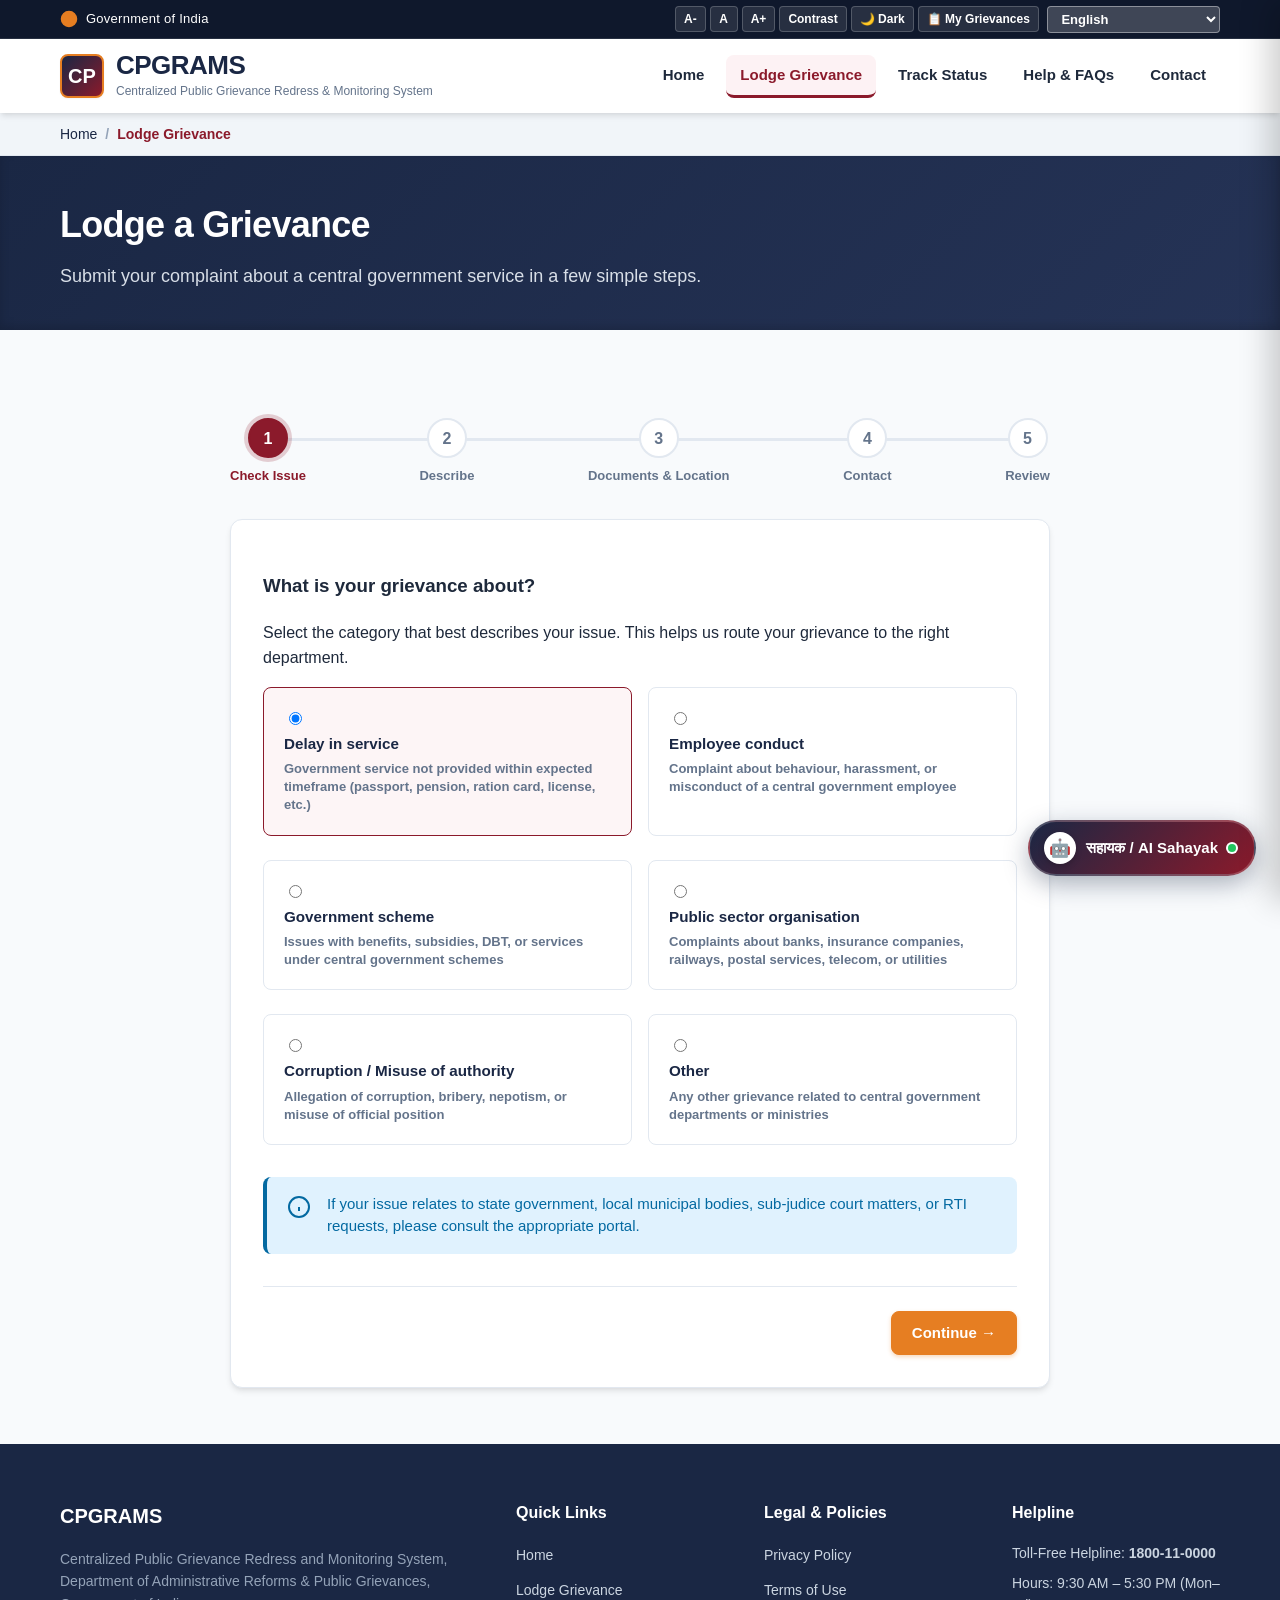
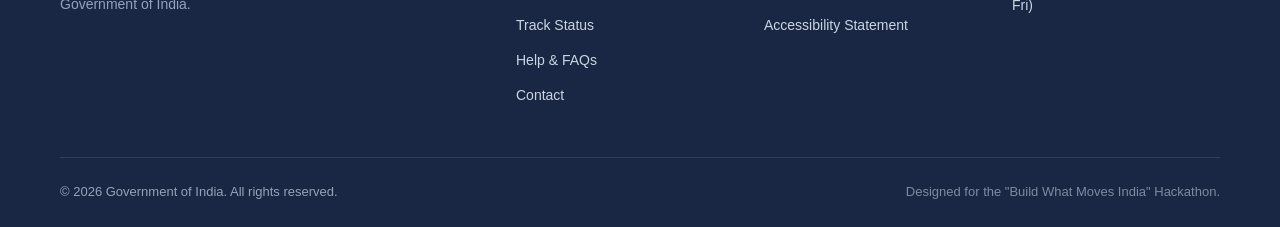
<file: lodge-grievance.html>
<!DOCTYPE html>
<html lang="en">
<head>
    <meta charset="UTF-8">
    <meta name="viewport" content="width=device-width, initial-scale=1.0">
    <meta name="description" content="Lodge a Public Grievance online on CPGRAMS - Government of India">
    <title>Lodge a Grievance - CPGRAMS | Government of India</title>
    <link rel="stylesheet" href="css/style.css">
</head>
<body>
    <a href="#main-content" class="skip-link">Skip to main content</a>
    
    <!-- 1. Government Identity Bar -->
    <div class="gov-bar">
        <div class="container">
            <div class="gov-identity">
                <svg width="20" height="24" viewBox="0 0 24 24" fill="none" stroke="currentColor" stroke-width="2" class="emblem" aria-hidden="true"><circle cx="12" cy="12" r="10"/><circle cx="12" cy="12" r="6"/><line x1="12" y1="2" x2="12" y2="22"/><line x1="2" y1="12" x2="22" y2="12"/></svg>
                <span data-i18n="gov_identity">Government of India</span>
            </div>
            <div class="gov-tools">
                <div class="accessibility-tools" aria-label="Accessibility options">
                    <button type="button" aria-label="Decrease text size">A-</button>
                    <button type="button" aria-label="Normal text size">A</button>
                    <button type="button" aria-label="Increase text size">A+</button>
                    <button type="button" aria-label="High contrast mode">Contrast</button>
                    <button type="button" id="btn-theme-toggle" aria-label="Toggle Dark Mode" title="Toggle Dark/Light Mode">🌙 Dark</button>
                    <button type="button" id="btn-history-toggle" class="btn-history-toggle" aria-label="View Recent Grievances" title="View Recent Grievances">📋 My Grievances</button>
                </div>
                <div class="language-selector">
                    <label for="lang-select" class="sr-only">Select Language</label>
                    <select id="lang-select" class="lang-select" aria-label="Select Language">
                        <option value="en">English</option>
                        <option value="hi">हिन्दी (Hindi)</option>
                        <option value="bn">বাংলা (Bengali)</option>
                        <option value="ta">தமிழ் (Tamil)</option>
                        <option value="te">తెలుగు (Telugu)</option>
                        <option value="mr">मराठी (Marathi)</option>
                        <option value="gu">ગુજરાતી (Gujarati)</option>
                        <option value="kn">ಕನ್ನಡ (Kannada)</option>
                        <option value="ml">മലയാളം (Malayalam)</option>
                        <option value="pa">ਪੰਜਾਬੀ (Punjabi)</option>
                        <option value="or">ଓଡ଼ିଆ (Odia)</option>
                        <option value="as">অসমীয়া (Assamese)</option>
                        <option value="ur">اردو (Urdu)</option>
                        <option value="sa">संस्कृतम् (Sanskrit)</option>
                        <option value="mai">मैथिली (Maithili)</option>
                        <option value="doi">डोगरी (Dogri)</option>
                        <option value="kok">कोंकणी (Konkani)</option>
                        <option value="ne">नेपाली (Nepali)</option>
                        <option value="sd">سنڌي (Sindhi)</option>
                        <option value="ks">کٲشُر (Kashmiri)</option>
                        <option value="sat">संथाली (Santali)</option>
                        <option value="brx">बर' (Bodo)</option>
                        <option value="mni">মৈতৈলোন্ (Manipuri)</option>
                    </select>
                    <div id="google_translate_element" style="display:none;"></div>
                </div>
            </div>
        </div>
    </div>

    <!-- 2. Main Header -->
    <header class="main-header">
        <div class="container">
            <div class="brand">
                <div class="brand-logo" aria-hidden="true">CP</div>
                <div class="brand-text">
                    <h1 data-i18n="cpgrams_title">CPGRAMS</h1>
                    <span class="brand-subtitle" data-i18n="cpgrams_subtitle">Centralized Public Grievance Redress and Monitoring System</span>
                </div>
            </div>
            <button class="menu-toggle" aria-expanded="false" aria-controls="main-nav" aria-label="Toggle navigation menu">
                <svg width="24" height="24" viewBox="0 0 24 24" fill="none" stroke="currentColor" stroke-width="2"><path d="M3 12h18M3 6h18M3 18h18"/></svg>
            </button>
            <nav id="main-nav" class="main-nav">
                <ul>
                    <li><a href="index.html" data-i18n="nav_home">Home</a></li>
                    <li><a href="lodge-grievance.html" class="active" aria-current="page" data-i18n="nav_lodge">Lodge Grievance</a></li>
                    <li><a href="track-status.html" data-i18n="nav_track">Track Status</a></li>
                    <li><a href="help-faq.html" data-i18n="nav_help">Help & FAQs</a></li>
                    <li><a href="contact.html" data-i18n="nav_contact">Contact</a></li>
                </ul>
            </nav>
        </div>
    </header>

    <!-- 3. Breadcrumb -->
    <nav aria-label="Breadcrumb" class="breadcrumb-container">
        <div class="container">
            <ol class="breadcrumb">
                <li><a href="index.html" data-i18n="nav_home">Home</a></li>
                <li aria-current="page" data-i18n="nav_lodge">Lodge a Grievance</li>
            </ol>
        </div>
    </nav>

    <!-- 4. Page Header -->
    <section class="page-header">
        <div class="container">
            <h2 data-i18n="lodge_heading">Lodge a Grievance</h2>
            <p data-i18n="lodge_subheading">Submit your complaint about a central government service in a few simple steps.</p>
        </div>
    </section>

    <!-- 5. Main Content -->
    <main id="main-content" class="section">
        <div class="container container--narrow">
            
            <!-- Stepper -->
            <div class="stepper" aria-label="Form progress">
                <ol>
                    <li class="step active" id="indicator-1">
                        <span class="step-number">1</span>
                        <span class="step-label">Check Issue</span>
                    </li>
                    <li class="step" id="indicator-2">
                        <span class="step-number">2</span>
                        <span class="step-label">Describe</span>
                    </li>
                    <li class="step" id="indicator-3">
                        <span class="step-number">3</span>
                        <span class="step-label">Documents & Location</span>
                    </li>
                    <li class="step" id="indicator-4">
                        <span class="step-number">4</span>
                        <span class="step-label">Contact</span>
                    </li>
                    <li class="step" id="indicator-5">
                        <span class="step-number">5</span>
                        <span class="step-label">Review</span>
                    </li>
                </ol>
            </div>

            <!-- Form Card -->
            <div class="form-card card">
                <form id="grievanceForm" onsubmit="return false;">
                    
                    <!-- Step 1: Check Issue -->
                    <div id="step-1" class="form-step">
                        <h3>What is your grievance about?</h3>
                        <p class="step-desc">Select the category that best describes your issue. This helps us route your grievance to the right department.</p>
                        
                        <div class="form-group options-group">
                            <label class="form-check radio-card">
                                <input type="radio" name="issue_category" value="delay" checked>
                                <span class="check-content">
                                    <span class="check-title">Delay in service</span>
                                    <span class="check-desc">Government service not provided within expected timeframe (passport, pension, ration card, license, etc.)</span>
                                </span>
                            </label>
                            
                            <label class="form-check radio-card">
                                <input type="radio" name="issue_category" value="conduct">
                                <span class="check-content">
                                    <span class="check-title">Employee conduct</span>
                                    <span class="check-desc">Complaint about behaviour, harassment, or misconduct of a central government employee</span>
                                </span>
                            </label>
                            
                            <label class="form-check radio-card">
                                <input type="radio" name="issue_category" value="scheme">
                                <span class="check-content">
                                    <span class="check-title">Government scheme</span>
                                    <span class="check-desc">Issues with benefits, subsidies, DBT, or services under central government schemes</span>
                                </span>
                            </label>
                            
                            <label class="form-check radio-card">
                                <input type="radio" name="issue_category" value="psu">
                                <span class="check-content">
                                    <span class="check-title">Public sector organisation</span>
                                    <span class="check-desc">Complaints about banks, insurance companies, railways, postal services, telecom, or utilities</span>
                                </span>
                            </label>
                            
                            <label class="form-check radio-card">
                                <input type="radio" name="issue_category" value="corruption">
                                <span class="check-content">
                                    <span class="check-title">Corruption / Misuse of authority</span>
                                    <span class="check-desc">Allegation of corruption, bribery, nepotism, or misuse of official position</span>
                                </span>
                            </label>
                            
                            <label class="form-check radio-card">
                                <input type="radio" name="issue_category" value="other">
                                <span class="check-content">
                                    <span class="check-title">Other</span>
                                    <span class="check-desc">Any other grievance related to central government departments or ministries</span>
                                </span>
                            </label>
                        </div>
                        
                        <div class="alert alert--info">
                            <svg width="24" height="24" viewBox="0 0 24 24" fill="none" stroke="currentColor" stroke-width="2" class="alert-icon"><circle cx="12" cy="12" r="10"/><path d="M12 16v-4"/><path d="M12 8h.01"/></svg>
                            <div>If your issue relates to state government, local municipal bodies, sub-judice court matters, or RTI requests, please consult the appropriate portal.</div>
                        </div>
                        
                        <div class="form-actions form-actions--right">
                            <button type="button" class="btn btn--primary btn-continue" data-next="2">Continue &rarr;</button>
                        </div>
                    </div>
                    
                    <!-- Step 2: Describe (Includes Voice Input & Live Department Suggestion) -->
                    <div id="step-2" class="form-step hidden">
                        <h3>Describe your grievance</h3>
                        <p class="step-desc">Provide clear details so the department can understand and address your issue. You can type or use the live speech voice input button.</p>
                        
                        <div class="form-group">
                            <label for="subject">Subject <span class="required" aria-hidden="true">*</span></label>
                            <input type="text" id="subject" name="subject" required maxlength="200" placeholder="e.g. Delay in Ration Card / Passport Renewal" class="form-control">
                        </div>
                        
                        <div class="form-group">
                            <div class="voice-input-header">
                                <label for="description">Detailed Description <span class="required" aria-hidden="true">*</span></label>
                                <button type="button" class="btn-voice-input" id="btn-voice-input" title="Click to speak in Hindi/English and live-transcribe">
                                    <svg width="18" height="18" viewBox="0 0 24 24" fill="none" stroke="currentColor" stroke-width="2"><path d="M12 1a3 3 0 0 0-3 3v8a3 3 0 0 0 6 0V4a3 3 0 0 0-3-3z"/><path d="M19 10v2a7 7 0 0 1-14 0v-2"/><line x1="12" y1="19" x2="12" y2="23"/><line x1="8" y1="23" x2="16" y2="23"/></svg>
                                    <span>Voice Input (Speak)</span>
                                </button>
                            </div>

                            <!-- Voice Listening Animation Banner -->
                            <div class="voice-status-banner" id="voice-status-banner">
                                <div class="voice-wave">
                                    <span></span><span></span><span></span><span></span>
                                </div>
                                <span data-i18n="voice_listening">Listening... Speak your grievance in English or हिन्दी...</span>
                            </div>

                            <textarea id="description" name="description" rows="6" required minlength="20" maxlength="3000" placeholder="Please describe what happened, dates, reference numbers (if any), and what resolution you expect..." class="form-control"></textarea>
                            
                            <div class="textarea-footer">
                                <span class="form-hint">Tip: Mention specific dates, application or token numbers for faster resolution.</span>
                                <span class="char-count" id="desc-counter">0 / 3000</span>
                            </div>

                            <!-- Live AI / Keyword Suggested Department Box -->
                            <div class="suggested-dept-box" id="suggested-dept-box">
                                <div class="suggested-dept-info">
                                    <span style="font-size: 1.25rem;">✨</span>
                                    <div>
                                        <strong style="color: var(--color-navy); font-size: 0.875rem;" data-i18n="suggested_dept_label">Suggested Department:</strong>
                                        <div id="suggested-dept-text" class="suggested-dept-badge" style="margin-top: 0.25rem;">Department of Food & Public Distribution</div>
                                    </div>
                                </div>
                                <button type="button" class="btn-apply-suggestion" id="btn-apply-suggestion" data-i18n="btn_apply_suggestion">Apply Suggestion</button>
                            </div>
                        </div>

                        <div class="form-group">
                            <label for="department">Ministry / Department <span class="required" aria-hidden="true">*</span></label>
                            <select id="department" name="department" required class="form-control">
                                <option value="">-- Select Department --</option>
                                <option value="food">Department of Food & Public Distribution (Ration)</option>
                                <option value="mea">Ministry of External Affairs (Passport & Visa)</option>
                                <option value="pension">Department of Pension & Pensioners' Welfare</option>
                                <option value="water">Ministry of Jal Shakti / Water Resources</option>
                                <option value="road">Ministry of Road Transport & Highways / PWD</option>
                                <option value="electricity">Ministry of Power / Electricity Board</option>
                                <option value="education">Ministry of Education</option>
                                <option value="health">Ministry of Health & Family Welfare</option>
                                <option value="finance">Department of Financial Services (Banking / Insurance)</option>
                                <option value="petroleum">Ministry of Petroleum & Natural Gas (LPG)</option>
                                <option value="railways">Ministry of Railways</option>
                                <option value="posts">Department of Posts</option>
                                <option value="telecom">Department of Telecommunications</option>
                                <option value="mha">Ministry of Home Affairs</option>
                                <option value="other">Other Central Department</option>
                            </select>
                        </div>
                        
                        <div class="form-group">
                            <label for="state">State / Location</label>
                            <select id="state" name="state" class="form-control">
                                <option value="">-- Select State / UT --</option>
                                <option value="andhra">Andhra Pradesh</option>
                                <option value="assam">Assam</option>
                                <option value="bihar">Bihar</option>
                                <option value="delhi" selected>Delhi (NCT)</option>
                                <option value="gujarat">Gujarat</option>
                                <option value="karnataka">Karnataka</option>
                                <option value="maharashtra">Maharashtra</option>
                                <option value="tamilnadu">Tamil Nadu</option>
                                <option value="up">Uttar Pradesh</option>
                                <option value="other">Other State / UT</option>
                            </select>
                            <span class="form-hint">Where did this issue take place?</span>
                        </div>
                        
                        <div class="form-actions">
                            <button type="button" class="btn btn--ghost btn-back" data-prev="1">&larr; Back</button>
                            <button type="button" class="btn btn--primary btn-continue" data-next="3">Continue &rarr;</button>
                        </div>
                    </div>
                    
                    <!-- Step 3: Documents & Location -->
                    <div id="step-3" class="form-step hidden">
                        <h3>Add supporting documents & site location</h3>
                        <p class="step-desc">Upload any evidence (photos, bills, receipts) and optionally auto-tag your GPS coordinates for site-related issues (e.g., roads, pipelines, garbage).</p>
                        
                        <!-- Auto GPS Location Tag Box -->
                        <div class="geo-location-box">
                            <div class="geo-info">
                                <span style="font-size: 1.35rem;">📍</span>
                                <div>
                                    <strong style="display: block; font-size: 0.875rem; color: #15803d;">Site Location & GPS Tagging</strong>
                                    <span id="gps-status-text" style="font-size: 0.8125rem; color: var(--color-text-muted);">Detect pinpoint location for field inspection</span>
                                </div>
                            </div>
                            <button type="button" class="btn-geo-detect" id="btn-detect-gps">
                                <svg width="16" height="16" viewBox="0 0 24 24" fill="none" stroke="currentColor" stroke-width="2"><circle cx="12" cy="12" r="10"/><polygon points="12 2 15 9 22 12 15 15 12 22 9 15 2 12 9 9 12 2"/></svg>
                                <span>📍 Auto-Detect GPS Location</span>
                            </button>
                        </div>

                        <!-- Drop Zone -->
                        <div class="file-upload" id="drop-zone">
                            <svg width="36" height="36" viewBox="0 0 24 24" fill="none" stroke="currentColor" stroke-width="2" class="upload-icon"><path d="M21.44 11.05l-9.19 9.19a6 6 0 01-8.49-8.49l9.19-9.19a4 4 0 015.66 5.66l-9.2 9.19a2 2 0 01-2.83-2.83l8.49-8.48"/></svg>
                            <div class="upload-text">Click to browse or drag photos / documents here</div>
                            <div class="upload-hint">Accepted formats: JPG, PNG, PDF. Maximum 5 MB per file. Up to 4 files.</div>
                            <input type="file" id="documents" name="documents" multiple accept=".pdf,.jpg,.jpeg,.png" class="sr-only">
                        </div>
                        
                        <!-- Photo Thumbnails Preview Grid -->
                        <div class="photo-preview-grid" id="photo-preview-grid"></div>
                        <ul id="file-list" class="file-list"></ul>
                        
                        <div class="alert alert--warning mt-4">
                            <svg width="24" height="24" viewBox="0 0 24 24" fill="none" stroke="currentColor" stroke-width="2" class="alert-icon"><path d="M10.29 3.86L1.82 18a2 2 0 0 0 1.71 3h16.94a2 2 0 0 0 1.71-3L13.71 3.86a2 2 0 0 0-3.42 0z"/><line x1="12" y1="9" x2="12" y2="13"/><line x1="12" y1="17" x2="12.01" y2="17"/></svg>
                            <div>Please do not upload sensitive personal data such as complete Aadhaar, bank PINs, or passwords unless specifically required.</div>
                        </div>
                        
                        <div class="form-actions">
                            <button type="button" class="btn btn--ghost btn-back" data-prev="2">&larr; Back</button>
                            <div style="display: flex; gap: 0.75rem;">
                                <button type="button" class="btn btn--text btn-skip" data-next="4">Skip this step</button>
                                <button type="button" class="btn btn--primary btn-continue" data-next="4">Continue &rarr;</button>
                            </div>
                        </div>
                    </div>
                    
                    <!-- Step 4: Contact -->
                    <div id="step-4" class="form-step hidden">
                        <h3>Your contact information</h3>
                        <p class="step-desc">We need your contact details to send live status updates via SMS and Email. Your information is protected.</p>
                        
                        <div class="form-group">
                            <label for="fullname">Full Name <span class="required" aria-hidden="true">*</span></label>
                            <input type="text" id="fullname" name="fullname" required value="Amitabh Verma" class="form-control">
                        </div>
                        
                        <div class="form-group">
                            <label for="email">Email Address <span class="required" aria-hidden="true">*</span></label>
                            <input type="email" id="email" name="email" required value="amitabh.verma@example.com" class="form-control">
                            <span class="form-hint">We'll send your registration number and resolution notices to this address.</span>
                        </div>
                        
                        <div class="form-group">
                            <label for="mobile">Mobile Number <span class="required" aria-hidden="true">*</span></label>
                            <input type="tel" id="mobile" name="mobile" required pattern="[0-9]{10}" value="9876543210" class="form-control">
                            <span class="form-hint">10-digit Indian mobile number for SMS tracking.</span>
                        </div>
                        
                        <div class="form-group">
                            <label for="address">Correspondence Address</label>
                            <textarea id="address" name="address" rows="2" class="form-control">Sector 14, Rohini, New Delhi</textarea>
                        </div>
                        
                        <div class="form-group">
                            <label for="pincode">PIN Code</label>
                            <input type="text" id="pincode" name="pincode" pattern="[0-9]{6}" maxlength="6" value="110085" class="form-control">
                        </div>
                        
                        <div class="form-actions">
                            <button type="button" class="btn btn--ghost btn-back" data-prev="3">&larr; Back</button>
                            <button type="button" class="btn btn--primary btn-continue" data-next="5">Review Grievance &rarr;</button>
                        </div>
                    </div>
                    
                    <!-- Step 5: Review -->
                    <div id="step-5" class="form-step hidden">
                        <h3>Review your grievance</h3>
                        <p class="step-desc">Please verify all the details below before submitting. You can click Edit to change any section.</p>
                        
                        <div class="review-card">
                            <div class="review-section">
                                <div class="review-header">
                                    <h4>Issue Category</h4>
                                    <button type="button" class="btn btn--text edit-btn" data-step="1">Edit</button>
                                </div>
                                <div class="review-content">
                                    <p id="review-category" style="font-weight: 700; margin: 0; color: var(--color-navy);">Delay in service</p>
                                </div>
                            </div>
                            
                            <div class="review-section">
                                <div class="review-header">
                                    <h4>Grievance Details</h4>
                                    <button type="button" class="btn btn--text edit-btn" data-step="2">Edit</button>
                                </div>
                                <div class="review-content">
                                    <dl class="review-list">
                                        <dt>Subject:</dt>
                                        <dd id="review-subject">Not provided</dd>
                                        <dt>Department:</dt>
                                        <dd id="review-dept">Not provided</dd>
                                        <dt>Location:</dt>
                                        <dd id="review-state">Not provided</dd>
                                        <dt>Description:</dt>
                                        <dd id="review-desc" style="white-space: pre-wrap;">Not provided</dd>
                                    </dl>
                                </div>
                            </div>
                            
                            <div class="review-section">
                                <div class="review-header">
                                    <h4>Supporting Documents</h4>
                                    <button type="button" class="btn btn--text edit-btn" data-step="3">Edit</button>
                                </div>
                                <div class="review-content">
                                    <p id="review-docs" style="margin: 0;">No documents uploaded</p>
                                </div>
                            </div>
                            
                            <div class="review-section">
                                <div class="review-header">
                                    <h4>Contact Information</h4>
                                    <button type="button" class="btn btn--text edit-btn" data-step="4">Edit</button>
                                </div>
                                <div class="review-content">
                                    <dl class="review-list">
                                        <dt>Name:</dt>
                                        <dd id="review-name">Amitabh Verma</dd>
                                        <dt>Email:</dt>
                                        <dd id="review-email">amitabh.verma@example.com</dd>
                                        <dt>Mobile:</dt>
                                        <dd id="review-mobile">9876543210</dd>
                                    </dl>
                                </div>
                            </div>
                        </div>
                        
                        <div class="form-group mt-4" style="margin-top: 1.5rem;">
                            <label class="form-check checkbox-card">
                                <input type="checkbox" id="consent" required checked>
                                <span class="check-content">
                                    <span class="check-desc">I declare that all the information provided above is true and accurate. I understand that filing false grievances is liable to legal action under applicable laws.</span>
                                </span>
                            </label>
                        </div>
                        
                        <div class="form-actions">
                            <button type="button" class="btn btn--ghost btn-back" data-prev="4">&larr; Back</button>
                            <button type="button" class="btn btn--maroon btn--lg" id="btn-submit" data-i18n="btn_submit">Submit Grievance</button>
                        </div>
                    </div>
                    
                </form>

                <!-- Confirmation Screen -->
                <div id="step-confirmation" class="form-step hidden text-center">
                    <div style="margin-bottom: 1.25rem;">
                        <svg width="68" height="68" viewBox="0 0 24 24" fill="none" stroke="#15803d" stroke-width="2"><path d="M22 11.08V12a10 10 0 1 1-5.93-9.14"/><polyline points="22 4 12 14.01 9 11.01"/></svg>
                    </div>
                    
                    <h3 style="font-size: 1.75rem; color: var(--color-navy); margin-bottom: 0.5rem;">Grievance Registered Successfully!</h3>
                    <p class="step-desc text-center">Your grievance has been officially registered and queued for nodal officer review.</p>
                    
                    <div class="reg-number-box mt-4 mb-4">
                        <span class="reg-label">Grievance Registration Number</span>
                        <div class="reg-value-wrapper">
                            <strong class="reg-value" id="generated-reg-id">GRV-2026-8492</strong>
                            <button type="button" class="copy-btn" aria-label="Copy registration number" title="Copy">
                                <svg width="20" height="20" viewBox="0 0 24 24" fill="none" stroke="currentColor" stroke-width="2"><rect x="9" y="9" width="13" height="13" rx="2" ry="2"/><path d="M5 15H4a2 2 0 0 1-2-2V4a2 2 0 0 1 2-2h9a2 2 0 0 1 2 2v1"/></svg>
                            </button>
                        </div>
                    </div>
                    
                    <div class="next-steps text-left" style="background: var(--color-bg); padding: 1.5rem; border-radius: var(--radius-md); max-width: 600px; margin: 1.5rem auto; text-align: left;">
                        <h4 style="margin-top: 0; color: var(--color-navy);">What happens next?</h4>
                        <ul class="check-list">
                            <li><svg width="20" height="20" viewBox="0 0 24 24" fill="none" stroke="currentColor" stroke-width="2"><polyline points="20 6 9 17 4 12"/></svg> An SMS & Email confirmation with your tracking ID has been sent.</li>
                            <li><svg width="20" height="20" viewBox="0 0 24 24" fill="none" stroke="currentColor" stroke-width="2"><polyline points="20 6 9 17 4 12"/></svg> The concerned ministry will process your case within standard charter limits.</li>
                            <li><svg width="20" height="20" viewBox="0 0 24 24" fill="none" stroke="currentColor" stroke-width="2"><polyline points="20 6 9 17 4 12"/></svg> If your case is pending without resolution, you can escalate it on the Track Status page.</li>
                        </ul>
                    </div>
                    
                    <div class="form-actions justify-center mt-5" style="border-top: none;">
                        <a href="track-status.html?id=GRV-2026-8492" class="btn btn--primary btn--lg" id="btn-track-submitted">Track This Grievance &rarr;</a>
                        <button type="button" class="btn btn--outline" onclick="window.print()">Print Acknowledgment</button>
                        <button type="button" class="btn btn--ghost" onclick="location.reload()">Lodge Another</button>
                    </div>
                </div>

            </div>
        </div>
    </main>

    <!-- 6. Footer -->
    <footer class="main-footer">
        <div class="container">
            <div class="footer__grid">
                <div class="footer__col">
                    <h3 class="footer__title">CPGRAMS</h3>
                    <p class="footer__desc">Centralized Public Grievance Redress and Monitoring System, Department of Administrative Reforms & Public Grievances, Government of India.</p>
                </div>
                <div class="footer__col">
                    <h4 class="footer__subtitle">Quick Links</h4>
                    <ul class="footer__links">
                        <li><a href="index.html">Home</a></li>
                        <li><a href="lodge-grievance.html">Lodge Grievance</a></li>
                        <li><a href="track-status.html">Track Status</a></li>
                        <li><a href="help-faq.html">Help & FAQs</a></li>
                        <li><a href="contact.html">Contact</a></li>
                    </ul>
                </div>
                <div class="footer__col">
                    <h4 class="footer__subtitle">Legal & Policies</h4>
                    <ul class="footer__links">
                        <li><a href="#" data-i18n="footer_privacy">Privacy Policy</a></li>
                        <li><a href="#" data-i18n="footer_terms">Terms of Use</a></li>
                        <li><a href="#" data-i18n="footer_a11y">Accessibility Statement</a></li>
                    </ul>
                </div>
                <div class="footer__col">
                    <h4 class="footer__subtitle">Helpline</h4>
                    <p style="color: #cbd5e1; font-size: 0.875rem; margin: 0 0 0.5rem 0;">Toll-Free Helpline: <strong>1800-11-0000</strong></p>
                    <p style="color: #cbd5e1; font-size: 0.875rem; margin: 0;">Hours: 9:30 AM – 5:30 PM (Mon–Fri)</p>
                </div>
            </div>
            <div class="footer__bottom">
                <div data-i18n="footer_copyright">&copy; 2026 Government of India. All rights reserved.</div>
                <div style="opacity: 0.8;">Designed for the "Build What Moves India" Hackathon.</div>
            </div>
        </div>
    </footer>

    <!-- Scripts -->
    <script src="js/main.js"></script>
    <script>
        document.addEventListener('DOMContentLoaded', () => {
            // Stepper view management
            const updateView = (newStep) => {
                document.querySelectorAll('.form-step').forEach(el => el.classList.add('hidden'));
                
                if (newStep === 'confirmation') {
                    document.getElementById('step-confirmation').classList.remove('hidden');
                    document.querySelector('.stepper').classList.add('hidden');
                    window.scrollTo(0, 0);
                    return;
                }

                document.getElementById(`step-${newStep}`).classList.remove('hidden');
                
                // Stepper indicators
                document.querySelectorAll('.stepper .step').forEach(el => {
                    const stepNum = parseInt(el.id.split('-')[1]);
                    el.classList.remove('active', 'completed');
                    if (stepNum === newStep) {
                        el.classList.add('active');
                    } else if (stepNum < newStep) {
                        el.classList.add('completed');
                    }
                });

                if (newStep === 5) {
                    populateReview();
                }

                window.scrollTo(0, 0);
            };

            document.querySelectorAll('.btn-continue, .btn-skip').forEach(btn => {
                btn.addEventListener('click', (e) => {
                    const targetStep = parseInt(e.currentTarget.getAttribute('data-next'));
                    updateView(targetStep);
                });
            });

            document.querySelectorAll('.btn-back, .edit-btn').forEach(btn => {
                btn.addEventListener('click', (e) => {
                    const targetStep = parseInt(e.currentTarget.getAttribute('data-prev') || e.currentTarget.getAttribute('data-step'));
                    updateView(targetStep);
                });
            });

            // Textarea counter
            const desc = document.getElementById('description');
            const counter = document.getElementById('desc-counter');
            if (desc && counter) {
                desc.addEventListener('input', () => {
                    counter.textContent = `${desc.value.length} / 3000`;
                });
            }

            // File upload interaction
            const dropZone = document.getElementById('drop-zone');
            const fileInput = document.getElementById('documents');
            const fileList = document.getElementById('file-list');
            if (dropZone && fileInput) {
                dropZone.addEventListener('click', () => fileInput.click());
                fileInput.addEventListener('change', () => {
                    fileList.innerHTML = '';
                    Array.from(fileInput.files).forEach(file => {
                        const li = document.createElement('li');
                        li.innerHTML = `<span>📄 ${file.name}</span> <span style="color: var(--color-text-muted); font-size: 0.75rem;">(${(file.size/1024).toFixed(1)} KB)</span>`;
                        fileList.appendChild(li);
                    });
                });
            }

            // Populate Review Data
            function populateReview() {
                const checkedCat = document.querySelector('input[name="issue_category"]:checked');
                if (checkedCat) {
                    const catTitle = checkedCat.closest('label').querySelector('.check-title')?.textContent || checkedCat.value;
                    document.getElementById('review-category').textContent = catTitle;
                }

                document.getElementById('review-subject').textContent = document.getElementById('subject').value || 'Not provided';
                const dept = document.getElementById('department');
                document.getElementById('review-dept').textContent = dept.options[dept.selectedIndex]?.text || 'Not provided';
                const state = document.getElementById('state');
                document.getElementById('review-state').textContent = state.options[state.selectedIndex]?.text || 'Not provided';
                document.getElementById('review-desc').textContent = document.getElementById('description').value || 'Not provided';

                if (fileInput && fileInput.files.length > 0) {
                    const names = Array.from(fileInput.files).map(f => f.name).join(', ');
                    document.getElementById('review-docs').textContent = names;
                } else {
                    document.getElementById('review-docs').textContent = 'No documents uploaded';
                }

                document.getElementById('review-name').textContent = document.getElementById('fullname').value || 'Not provided';
                document.getElementById('review-email').textContent = document.getElementById('email').value || 'Not provided';
                document.getElementById('review-mobile').textContent = document.getElementById('mobile').value || 'Not provided';
            }

            // Submit handler transitions to confirmation
            document.getElementById('btn-submit').addEventListener('click', () => {
                const consent = document.getElementById('consent');
                if (consent && consent.checked) {
                    setTimeout(() => {
                        updateView('confirmation');
                    }, 200);
                }
            });
        });
    </script>
</body>
</html>
</file>
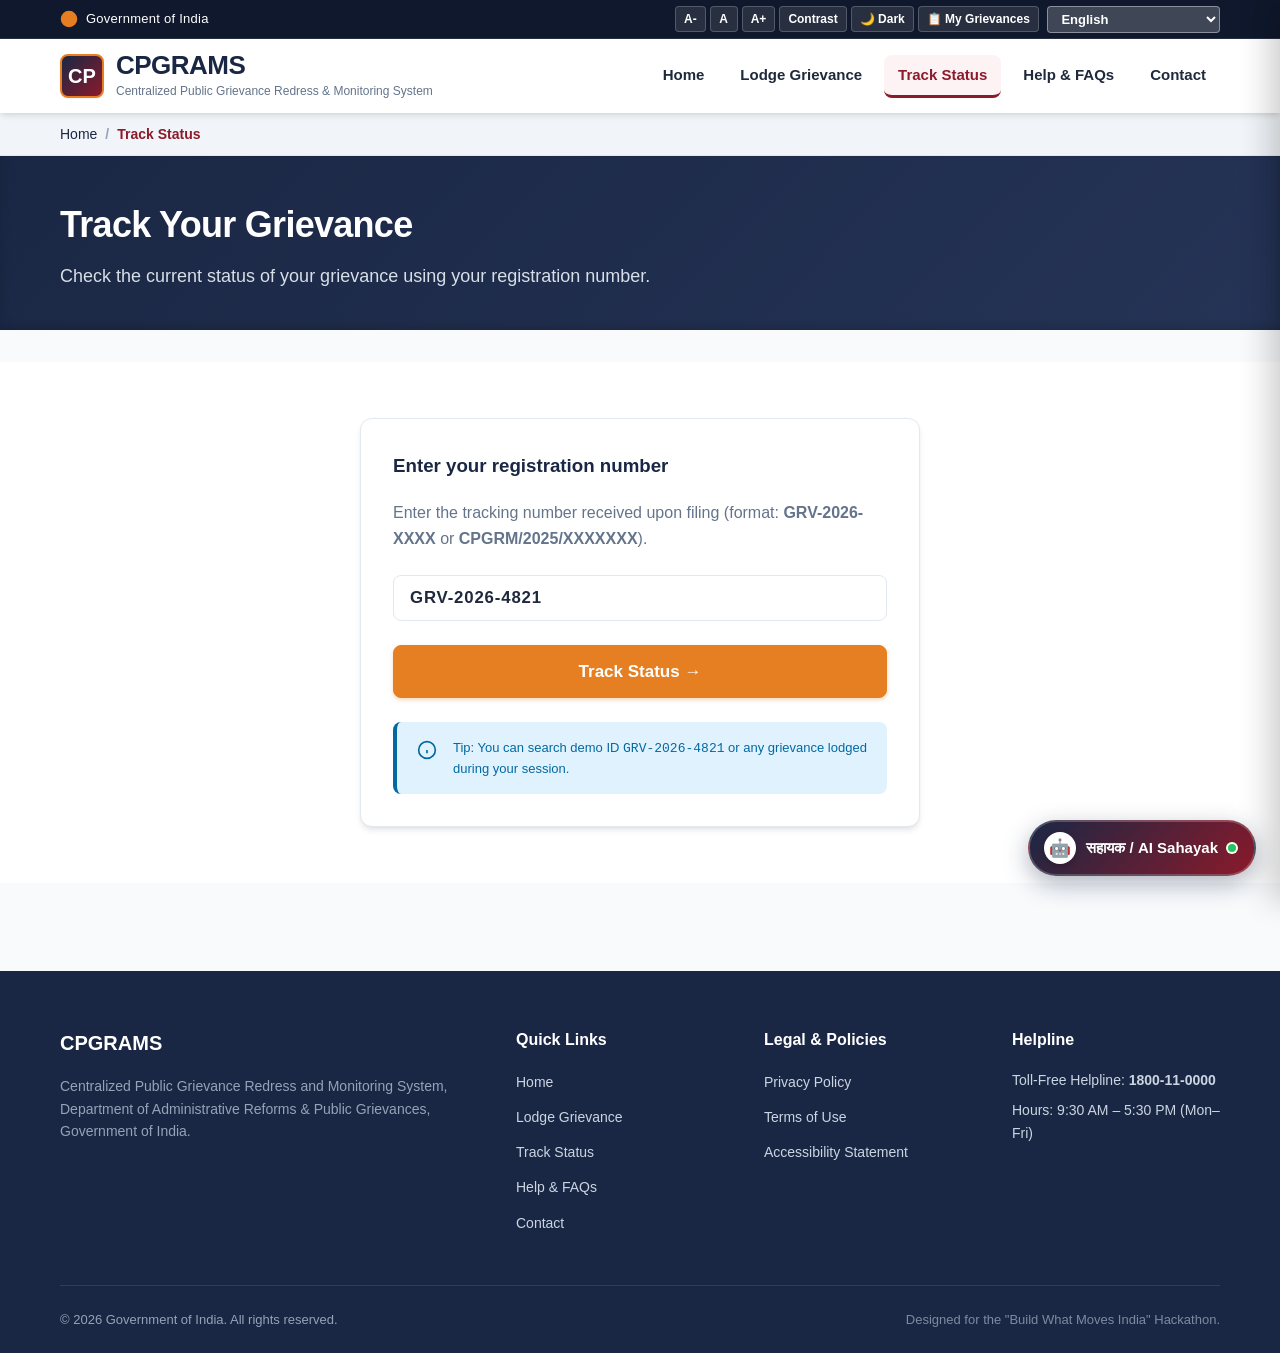
<file: track-status.html>
<!DOCTYPE html>
<html lang="en">
<head>
    <meta charset="UTF-8">
    <meta name="viewport" content="width=device-width, initial-scale=1.0">
    <meta name="description" content="Track your Public Grievance online on CPGRAMS - Government of India">
    <title>Track Grievance Status - CPGRAMS | Government of India</title>
    <link rel="stylesheet" href="css/style.css">
</head>
<body>
    <a href="#main-content" class="skip-link">Skip to main content</a>

    <!-- 1. Government Identity Bar -->
    <div class="gov-bar">
        <div class="container">
            <div class="gov-identity">
                <svg width="20" height="24" viewBox="0 0 24 24" fill="none" stroke="currentColor" stroke-width="2" class="emblem" aria-hidden="true"><circle cx="12" cy="12" r="10"/><circle cx="12" cy="12" r="6"/><line x1="12" y1="2" x2="12" y2="22"/><line x1="2" y1="12" x2="22" y2="12"/></svg>
                <span data-i18n="gov_identity">Government of India</span>
            </div>
            <div class="gov-tools">
                <div class="accessibility-tools" aria-label="Accessibility options">
                    <button type="button" aria-label="Decrease text size">A-</button>
                    <button type="button" aria-label="Normal text size">A</button>
                    <button type="button" aria-label="Increase text size">A+</button>
                    <button type="button" aria-label="High contrast mode">Contrast</button>
                    <button type="button" id="btn-theme-toggle" aria-label="Toggle Dark Mode" title="Toggle Dark/Light Mode">🌙 Dark</button>
                    <button type="button" id="btn-history-toggle" class="btn-history-toggle" aria-label="View Recent Grievances" title="View Recent Grievances">📋 My Grievances</button>
                </div>
                <div class="language-selector">
                    <label for="lang-select" class="sr-only">Select Language</label>
                    <select id="lang-select" class="lang-select" aria-label="Select Language">
                        <option value="en">English</option>
                        <option value="hi">हिन्दी (Hindi)</option>
                        <option value="bn">বাংলা (Bengali)</option>
                        <option value="ta">தமிழ் (Tamil)</option>
                        <option value="te">తెలుగు (Telugu)</option>
                        <option value="mr">मराठी (Marathi)</option>
                        <option value="gu">ગુજરાતી (Gujarati)</option>
                        <option value="kn">ಕನ್ನಡ (Kannada)</option>
                        <option value="ml">മലയാളം (Malayalam)</option>
                        <option value="pa">ਪੰਜਾਬੀ (Punjabi)</option>
                        <option value="or">ଓଡ଼ିଆ (Odia)</option>
                        <option value="as">অসমীয়া (Assamese)</option>
                        <option value="ur">اردو (Urdu)</option>
                        <option value="sa">संस्कृतम् (Sanskrit)</option>
                        <option value="mai">मैथिली (Maithili)</option>
                        <option value="doi">डोगरी (Dogri)</option>
                        <option value="kok">कोंकणी (Konkani)</option>
                        <option value="ne">नेपाली (Nepali)</option>
                        <option value="sd">سنڌي (Sindhi)</option>
                        <option value="ks">کٲشُر (Kashmiri)</option>
                        <option value="sat">संथाली (Santali)</option>
                        <option value="brx">बर' (Bodo)</option>
                        <option value="mni">মৈতৈলোন্ (Manipuri)</option>
                    </select>
                    <div id="google_translate_element" style="display:none;"></div>
                </div>
            </div>
        </div>
    </div>

    <!-- 2. Main Header -->
    <header class="main-header">
        <div class="container">
            <div class="brand">
                <div class="brand-logo" aria-hidden="true">CP</div>
                <div class="brand-text">
                    <h1 data-i18n="cpgrams_title">CPGRAMS</h1>
                    <span class="brand-subtitle" data-i18n="cpgrams_subtitle">Centralized Public Grievance Redress and Monitoring System</span>
                </div>
            </div>
            <button class="menu-toggle" aria-expanded="false" aria-controls="main-nav" aria-label="Toggle navigation menu">
                <svg width="24" height="24" viewBox="0 0 24 24" fill="none" stroke="currentColor" stroke-width="2"><path d="M3 12h18M3 6h18M3 18h18"/></svg>
            </button>
            <nav id="main-nav" class="main-nav">
                <ul>
                    <li><a href="index.html" data-i18n="nav_home">Home</a></li>
                    <li><a href="lodge-grievance.html" data-i18n="nav_lodge">Lodge Grievance</a></li>
                    <li><a href="track-status.html" class="active" aria-current="page" data-i18n="nav_track">Track Status</a></li>
                    <li><a href="help-faq.html" data-i18n="nav_help">Help & FAQs</a></li>
                    <li><a href="contact.html" data-i18n="nav_contact">Contact</a></li>
                </ul>
            </nav>
        </div>
    </header>

    <!-- 3. Breadcrumb -->
    <nav aria-label="Breadcrumb" class="breadcrumb-container">
        <div class="container">
            <ol class="breadcrumb">
                <li><a href="index.html" data-i18n="nav_home">Home</a></li>
                <li aria-current="page" data-i18n="nav_track">Track Status</li>
            </ol>
        </div>
    </nav>

    <!-- 4. Page Header -->
    <section class="page-header">
        <div class="container">
            <h2 data-i18n="track_heading">Track Your Grievance</h2>
            <p data-i18n="track_subheading">Check the current status and milestone progress of your registered grievance.</p>
        </div>
    </section>

    <!-- 5. Main Content -->
    <main id="main-content">
        
        <!-- Search Form Section -->
        <section id="search-section" class="section section--white">
            <div class="container">
                <div class="form-card card" style="max-width: 560px; margin: 0 auto;">
                    <h3 style="margin-top: 0; color: var(--color-navy);">Enter your registration number</h3>
                    <p style="margin-bottom: 1.5rem; color: var(--color-text-muted);">Enter the tracking number received upon filing (format: <strong>GRV-2026-XXXX</strong> or <strong>CPGRM/2025/XXXXXXX</strong>).</p>
                    
                    <form id="track-form">
                        <div class="form-group">
                            <label for="reg-number" class="sr-only">Registration Number</label>
                            <input type="text" id="reg-number" name="reg-number" required placeholder="e.g. GRV-2026-4821" value="GRV-2026-4821" class="form-control" style="font-size: 1.05rem; letter-spacing: 0.05em; font-weight: 600;">
                        </div>
                        <button type="submit" class="btn btn--primary btn--block btn--lg">Track Status &rarr;</button>
                    </form>
                    
                    <div class="alert alert--info mt-4" style="margin-top: 1.5rem; margin-bottom: 0;">
                        <svg width="20" height="20" viewBox="0 0 24 24" fill="none" stroke="currentColor" stroke-width="2" class="alert-icon"><circle cx="12" cy="12" r="10"/><line x1="12" y1="16" x2="12" y2="12"/><line x1="12" y1="8" x2="12.01" y2="8"/></svg>
                        <div style="font-size: 0.8125rem;">Tip: You can search demo ID <code>GRV-2026-4821</code> or any grievance lodged during your session.</div>
                    </div>
                </div>
            </div>
        </section>

        <!-- Status Result Section -->
        <section id="status-result" class="section section--light" style="display: none;">
            <div class="container" style="max-width: 900px; margin: 0 auto;">
                
                <!-- Status Card -->
                <div class="status-card card" style="padding: 0; overflow: hidden; margin-bottom: 2rem;">
                    <div style="background: linear-gradient(135deg, var(--color-navy), #273860); color: white; padding: 1.5rem 1.75rem; display: flex; justify-content: space-between; align-items: center; flex-wrap: wrap; gap: 1rem;">
                        <div>
                            <span style="font-size: 0.75rem; text-transform: uppercase; letter-spacing: 0.08em; opacity: 0.85;">Grievance Registration Number</span>
                            <h3 style="margin: 0.25rem 0 0 0; font-size: 1.625rem; font-weight: 800; letter-spacing: 0.05em;" id="display-reg-num">GRV-2026-4821</h3>
                        </div>
                        <div>
                            <span id="status-badge" class="status-badge status-badge--review">
                                <span>⏳</span> Under Review
                            </span>
                        </div>
                    </div>
                    
                    <div style="padding: 1.75rem;">
                        <div style="display: grid; grid-template-columns: repeat(auto-fit, minmax(200px, 1fr)); gap: 1.5rem; margin-bottom: 1.5rem;">
                            <div>
                                <strong style="display: block; color: var(--color-text-muted); font-size: 0.8125rem; text-transform: uppercase;">Submitted on</strong>
                                <span id="meta-submitted" style="font-weight: 600; color: var(--color-navy);">14 Feb 2026</span>
                            </div>
                            <div>
                                <strong style="display: block; color: var(--color-text-muted); font-size: 0.8125rem; text-transform: uppercase;">Department</strong>
                                <span id="meta-dept" style="font-weight: 600; color: var(--color-navy);">Ministry of External Affairs</span>
                            </div>
                            <div>
                                <strong style="display: block; color: var(--color-text-muted); font-size: 0.8125rem; text-transform: uppercase;">Category</strong>
                                <span id="meta-cat" style="font-weight: 600; color: var(--color-navy);">Delay in service</span>
                            </div>
                            <div>
                                <strong style="display: block; color: var(--color-text-muted); font-size: 0.8125rem; text-transform: uppercase;">Target Resolution</strong>
                                <span style="font-weight: 600; color: var(--color-navy);">Within 30 Days (16 Mar 2026)</span>
                            </div>
                        </div>
                        
                        <div class="alert alert--info" style="margin-bottom: 0;">
                            <svg width="24" height="24" viewBox="0 0 24 24" fill="none" stroke="currentColor" stroke-width="2" class="alert-icon"><circle cx="12" cy="12" r="10"/><line x1="12" y1="16" x2="12" y2="12"/><line x1="12" y1="8" x2="12.01" y2="8"/></svg>
                            <div>
                                <strong>Latest Officer Note:</strong> Application files acknowledged by Nodal Officer (Passport Division). Verification report is under technical scrutiny.
                            </div>
                        </div>
                    </div>
                </div>

                <!-- 4-Stage Visual Timeline -->
                <div class="card" style="margin-bottom: 2rem;">
                    <div style="display: flex; justify-content: space-between; align-items: center; flex-wrap: wrap; gap: 0.5rem; margin-bottom: 1rem;">
                        <h3 style="margin: 0; color: var(--color-navy); font-size: 1.25rem;">Milestone Progress</h3>
                        <span style="font-size: 0.8125rem; color: var(--color-text-muted); font-weight: 600;">Current Stage: <strong>Under Review</strong></span>
                    </div>

                    <div id="timeline-container">
                        <!-- Rendered dynamically by js/main.js -->
                    </div>
                </div>

                <!-- Escalation Feature Banner -->
                <div class="escalation-card" id="escalation-card">
                    <div class="escalation-content">
                        <svg width="28" height="28" viewBox="0 0 24 24" fill="none" stroke="currentColor" stroke-width="2" class="escalation-icon"><path d="M10.29 3.86L1.82 18a2 2 0 0 0 1.71 3h16.94a2 2 0 0 0 1.71-3L13.71 3.86a2 2 0 0 0-3.42 0z"/><line x1="12" y1="9" x2="12" y2="13"/><line x1="12" y1="17" x2="12.01" y2="17"/></svg>
                        <div>
                            <h4 class="escalation-title" data-i18n="escalate_warning">This grievance has been pending for 12 days without resolution.</h4>
                            <p class="escalation-text">Under the Citizen Charter norms, if your grievance remains unaddressed, you have the right to escalate directly to the Senior Appellate Officer.</p>
                        </div>
                    </div>
                    <div>
                        <button type="button" class="btn btn--maroon" id="btn-escalate" data-i18n="escalate_btn">Escalate This Grievance</button>
                    </div>
                </div>

                <!-- Next Steps Card -->
                <div class="card" style="margin-bottom: 2rem;">
                    <h3 style="margin-top: 0; color: var(--color-navy); font-size: 1.15rem;">What happens next?</h3>
                    <ul class="check-list" style="margin-bottom: 0;">
                        <li><svg width="20" height="20" viewBox="0 0 24 24" fill="none" stroke="currentColor" stroke-width="2"><polyline points="20 6 9 17 4 12"/></svg> The designated Redressal Officer is reviewing the case documentation.</li>
                        <li><svg width="20" height="20" viewBox="0 0 24 24" fill="none" stroke="currentColor" stroke-width="2"><polyline points="20 6 9 17 4 12"/></svg> You will receive an SMS and email notification once an official resolution or order is uploaded.</li>
                        <li><svg width="20" height="20" viewBox="0 0 24 24" fill="none" stroke="currentColor" stroke-width="2"><polyline points="20 6 9 17 4 12"/></svg> If unsatisfied with the final resolution, you may submit an appeal within 30 days of closure.</li>
                    </ul>
                </div>

                <!-- Action Controls -->
                <div style="display: flex; flex-wrap: wrap; gap: 1rem; justify-content: space-between; align-items: center; margin-bottom: 2rem;">
                    <div style="display: flex; gap: 0.75rem; flex-wrap: wrap;">
                        <button class="btn btn--outline" disabled title="Available after resolution response">File an Appeal</button>
                        <button class="btn btn--outline" disabled title="Available after resolution response">Provide Feedback</button>
                        <button class="btn btn--ghost" onclick="window.print()">🖨️ Print Status</button>
                    </div>
                    <div>
                        <button id="search-again-btn" class="btn btn--text" style="color: var(--color-navy); font-weight: 700; text-decoration: underline;">&larr; Track Another Grievance</button>
                    </div>
                </div>

            </div>
        </section>

        <!-- Error State Section -->
        <section id="status-error" class="section section--white" style="display: none;">
            <div class="container">
                <div class="card" style="max-width: 600px; margin: 0 auto; border-color: var(--color-danger); border-left: 6px solid var(--color-danger);">
                    <div style="display: flex; align-items: flex-start; gap: 1rem; margin-bottom: 1.5rem;">
                        <div style="color: var(--color-danger); flex-shrink: 0;">
                            <svg width="36" height="36" viewBox="0 0 24 24" fill="none" stroke="currentColor" stroke-width="2"><circle cx="12" cy="12" r="10"/><line x1="12" y1="8" x2="12" y2="12"/><line x1="12" y1="16" x2="12.01" y2="16"/></svg>
                        </div>
                        <div>
                            <h3 style="margin-top: 0; color: var(--color-danger);">Grievance Not Found</h3>
                            <p style="margin-bottom: 0; color: var(--color-text-muted);">We could not find an active grievance matching that registration number. Please check the number and try again.</p>
                        </div>
                    </div>
                    
                    <div style="background-color: var(--color-bg); padding: 1.25rem; border-radius: var(--radius-md); margin-bottom: 1.5rem;">
                        <h4 style="margin-top: 0; font-size: 0.95rem; color: var(--color-navy);">Suggestions:</h4>
                        <ul style="padding-left: 1.25rem; margin-bottom: 0; font-size: 0.875rem; color: var(--color-text-muted);">
                            <li>Make sure the registration number is in the format <code>GRV-2026-XXXX</code>.</li>
                            <li>Check your confirmation SMS or email for the exact number.</li>
                            <li>Try searching our demo grievance: <strong>GRV-2026-4821</strong>.</li>
                        </ul>
                    </div>
                    
                    <div style="text-align: center;">
                        <button id="try-again-btn" class="btn btn--primary">Try Again</button>
                    </div>
                </div>
            </div>
        </section>

        <!-- Escalation Confirmation Modal -->
        <div class="modal-overlay" id="escalate-modal">
            <div class="modal-card">
                <div style="display: flex; align-items: center; gap: 0.75rem; margin-bottom: 1rem;">
                    <div style="background: #fee2e2; color: #dc2626; width: 44px; height: 44px; border-radius: 50%; display: flex; align-items: center; justify-content: center; flex-shrink: 0;">
                        <svg width="24" height="24" viewBox="0 0 24 24" fill="none" stroke="currentColor" stroke-width="2"><path d="M10.29 3.86L1.82 18a2 2 0 0 0 1.71 3h16.94a2 2 0 0 0 1.71-3L13.71 3.86a2 2 0 0 0-3.42 0z"/><line x1="12" y1="9" x2="12" y2="13"/><line x1="12" y1="17" x2="12.01" y2="17"/></svg>
                    </div>
                    <div>
                        <h3 style="margin: 0; color: var(--color-navy); font-size: 1.3rem;">Confirm Grievance Escalation</h3>
                        <span style="font-size: 0.8125rem; color: var(--color-text-muted);">Level 2 - Appellate Nodal Authority</span>
                    </div>
                </div>

                <p style="font-size: 0.9375rem; color: var(--color-text); line-height: 1.5; margin-bottom: 1.25rem;">
                    You are escalating this grievance because it has been pending beyond standard response targets (<strong>12 days</strong>). 
                    This will flag your case as <strong>High Priority</strong> and notify the Senior Nodal Officer of the ministry.
                </p>

                <div class="form-group" style="margin-bottom: 1.25rem;">
                    <label for="escalation-reason" style="font-size: 0.875rem;">Reason for Escalation (Optional):</label>
                    <textarea id="escalation-reason" rows="2" class="form-control" placeholder="e.g. No update received from zonal office despite multiple follow-ups."></textarea>
                </div>

                <div style="display: flex; justify-content: flex-end; gap: 0.75rem;">
                    <button type="button" class="btn btn--ghost" id="btn-cancel-escalate">Cancel</button>
                    <button type="button" class="btn btn--maroon" id="btn-confirm-escalate">Confirm & Escalate</button>
                </div>
            </div>
        </div>

    </main>

    <!-- 6. Footer -->
    <footer class="main-footer">
        <div class="container">
            <div class="footer__grid">
                <div class="footer__col">
                    <h3 class="footer__title">CPGRAMS</h3>
                    <p class="footer__desc">Centralized Public Grievance Redress and Monitoring System, Department of Administrative Reforms & Public Grievances, Government of India.</p>
                </div>
                <div class="footer__col">
                    <h4 class="footer__subtitle">Quick Links</h4>
                    <ul class="footer__links">
                        <li><a href="index.html">Home</a></li>
                        <li><a href="lodge-grievance.html">Lodge Grievance</a></li>
                        <li><a href="track-status.html">Track Status</a></li>
                        <li><a href="help-faq.html">Help & FAQs</a></li>
                        <li><a href="contact.html">Contact</a></li>
                    </ul>
                </div>
                <div class="footer__col">
                    <h4 class="footer__subtitle">Legal & Policies</h4>
                    <ul class="footer__links">
                        <li><a href="#" data-i18n="footer_privacy">Privacy Policy</a></li>
                        <li><a href="#" data-i18n="footer_terms">Terms of Use</a></li>
                        <li><a href="#" data-i18n="footer_a11y">Accessibility Statement</a></li>
                    </ul>
                </div>
                <div class="footer__col">
                    <h4 class="footer__subtitle">Helpline</h4>
                    <p style="color: #cbd5e1; font-size: 0.875rem; margin: 0 0 0.5rem 0;">Toll-Free Helpline: <strong>1800-11-0000</strong></p>
                    <p style="color: #cbd5e1; font-size: 0.875rem; margin: 0;">Hours: 9:30 AM – 5:30 PM (Mon–Fri)</p>
                </div>
            </div>
            <div class="footer__bottom">
                <div data-i18n="footer_copyright">&copy; 2026 Government of India. All rights reserved.</div>
                <div style="opacity: 0.8;">Designed for the "Build What Moves India" Hackathon.</div>
            </div>
        </div>
    </footer>

    <!-- Scripts -->
    <script src="js/main.js"></script>
</body>
</html>
</file>
<file: css/style.css>
/* ==========================================================================
   CPGRAMS Redesigned - "Build What Moves India" Design System
   Colors: Navy (#1a2744), Maroon (#8b1a2b), Orange (#e67e22)
   ========================================================================== */

:root {
    --color-navy: #1a2744;
    --color-navy-dark: #0f182c;
    --color-navy-light: #2c3e66;
    --color-maroon: #8b1a2b;
    --color-maroon-dark: #66101e;
    --color-maroon-light: #a92338;
    --color-orange: #e67e22;
    --color-orange-dark: #d35400;
    --color-orange-light: #f39c12;
    
    --color-bg: #f8fafc;
    --color-bg-alt: #f1f5f9;
    --color-surface: #ffffff;
    --color-text: #1e293b;
    --color-text-muted: #64748b;
    --color-text-light: #94a3b8;
    --color-border: #e2e8f0;
    --color-border-hover: #cbd5e1;
    
    --color-success: #15803d;
    --color-success-bg: #dcfce7;
    --color-warning: #b45309;
    --color-warning-bg: #fef3c7;
    --color-danger: #b91c1c;
    --color-danger-bg: #fee2e2;
    --color-info: #0369a1;
    --color-info-bg: #e0f2fe;

    --font-family: -apple-system, BlinkMacSystemFont, "Segoe UI", Roboto, "Helvetica Neue", Arial, sans-serif;
    --font-base: 1rem;
    --radius-sm: 4px;
    --radius-md: 8px;
    --radius-lg: 12px;
    --radius-full: 9999px;
    
    --shadow-sm: 0 1px 2px 0 rgba(0, 0, 0, 0.05);
    --shadow-md: 0 4px 6px -1px rgba(0, 0, 0, 0.1), 0 2px 4px -2px rgba(0, 0, 0, 0.05);
    --shadow-lg: 0 10px 15px -3px rgba(0, 0, 0, 0.1), 0 4px 6px -4px rgba(0, 0, 0, 0.05);
    --shadow-xl: 0 20px 25px -5px rgba(0, 0, 0, 0.1), 0 8px 10px -6px rgba(0, 0, 0, 0.05);
    
    --transition: all 0.2s ease-in-out;
}

/* Base font-size variations */
html {
    font-size: 16px;
    scroll-behavior: smooth;
    box-sizing: border-box;
    width: 100%;
    max-width: 100vw;
    overflow-x: hidden;
}

html.font-size-sm {
    font-size: 14px;
}

html.font-size-lg {
    font-size: 18.5px;
}

*, *::before, *::after {
    box-sizing: inherit;
}

body {
    margin: 0;
    padding: 0;
    font-family: var(--font-family);
    font-size: 1rem;
    line-height: 1.6;
    color: var(--color-text);
    background-color: var(--color-bg);
    min-height: 100vh;
    width: 100%;
    max-width: 100vw;
    overflow-x: hidden;
    display: flex;
    flex-direction: column;
    -webkit-font-smoothing: antialiased;
    position: relative;
}

img, svg, video, canvas, audio, iframe, embed, object {
    max-width: 100%;
    height: auto;
}

main {
    flex: 1 0 auto;
    width: 100%;
    max-width: 100vw;
    overflow-x: hidden;
    padding-bottom: 5.5rem;
}

/* Accessibility: Skip Link */
.skip-link {
    position: absolute;
    top: -100px;
    left: 1rem;
    background: var(--color-maroon);
    color: #ffffff;
    padding: 0.75rem 1.5rem;
    z-index: 9999;
    font-weight: 600;
    border-radius: var(--radius-md);
    text-decoration: none;
    transition: top 0.2s ease;
}

.skip-link:focus {
    top: 1rem;
}

.sr-only {
    position: absolute;
    width: 1px;
    height: 1px;
    padding: 0;
    margin: -1px;
    overflow: hidden;
    clip: rect(0, 0, 0, 0);
    white-space: nowrap;
    border: 0;
}

/* Layout Container */
.container {
    width: 100%;
    max-width: 1200px;
    margin-left: auto;
    margin-right: auto;
    padding-left: 1.25rem;
    padding-right: 1.25rem;
    box-sizing: border-box;
}

.container--narrow {
    max-width: 860px;
}

/* ==========================================================================
   1. Government Identity Bar
   ========================================================================== */
.gov-bar {
    background-color: var(--color-navy-dark);
    color: #ffffff;
    font-size: 0.8125rem;
    border-bottom: 1px solid rgba(255, 255, 255, 0.1);
    padding: 0.35rem 0;
}

.gov-bar .container {
    display: flex;
    align-items: center;
    justify-content: space-between;
    flex-wrap: wrap;
    gap: 0.75rem;
}

.gov-identity {
    display: flex;
    align-items: center;
    gap: 0.5rem;
    font-weight: 500;
    letter-spacing: 0.02em;
}

.gov-identity .emblem, .gov-identity img {
    color: var(--color-orange);
    fill: currentColor;
    width: 18px;
    height: 24px;
}

.gov-tools {
    display: flex;
    align-items: center;
    gap: 0.5rem;
}

.accessibility-tools, .gov-bar__accessibility {
    display: flex;
    align-items: center;
    gap: 0.25rem;
}

.accessibility-tools button,
.gov-tools button,
.gov-bar__accessibility button,
.btn--icon {
    background: rgba(255, 255, 255, 0.1);
    color: #ffffff;
    border: 1px solid rgba(255, 255, 255, 0.2);
    border-radius: var(--radius-sm);
    padding: 0.2rem 0.5rem;
    font-size: 0.75rem;
    font-weight: 600;
    cursor: pointer;
    transition: var(--transition);
    display: inline-flex;
    align-items: center;
    justify-content: center;
    min-width: 28px;
    height: 26px;
}

.accessibility-tools button:hover,
.gov-tools button:hover,
.gov-bar__accessibility button:hover,
.btn--icon:hover {
    background: rgba(255, 255, 255, 0.25);
    border-color: #ffffff;
}

.accessibility-tools button.active,
.gov-tools button.active {
    background: var(--color-orange);
    border-color: var(--color-orange);
    color: #ffffff;
}

.language-selector, .gov-bar__language {
    position: relative;
}

.lang-select,
.language-selector select,
.gov-tools select {
    background: rgba(255, 255, 255, 0.15);
    color: #ffffff;
    border: 1px solid rgba(255, 255, 255, 0.3);
    border-radius: var(--radius-sm);
    padding: 0.2rem 0.6rem;
    font-size: 0.75rem;
    font-weight: 600;
    cursor: pointer;
    outline: none;
}

.lang-select option,
.language-selector select option,
.gov-tools select option {
    background: var(--color-navy);
    color: #ffffff;
}

/* ==========================================================================
   2. Main Header & Navigation
   ========================================================================== */
.main-header {
    background-color: var(--color-surface);
    box-shadow: var(--shadow-md);
    position: sticky;
    top: 0;
    z-index: 100;
}

.main-header .container,
.main-header__inner,
.header-container {
    display: flex;
    align-items: center;
    justify-content: space-between;
    padding-top: 0.75rem;
    padding-bottom: 0.75rem;
}

.logo-area, .brand, .main-header__brand {
    display: flex;
    align-items: center;
    gap: 0.75rem;
    text-decoration: none;
}

.brand-logo {
    width: 44px;
    height: 44px;
    background: linear-gradient(135deg, var(--color-navy), var(--color-maroon));
    color: #ffffff;
    font-weight: 800;
    font-size: 1.25rem;
    display: flex;
    align-items: center;
    justify-content: center;
    border-radius: var(--radius-md);
    box-shadow: var(--shadow-sm);
    border: 2px solid var(--color-orange);
}

.brand-text h1,
.logo-area h1,
.brand h1 {
    font-size: 1.625rem;
    font-weight: 800;
    color: var(--color-navy);
    margin: 0;
    line-height: 1.1;
    letter-spacing: -0.02em;
}

.brand-subtitle, .full-name {
    font-size: 0.75rem;
    color: var(--color-text-muted);
    margin: 0.15rem 0 0 0;
    display: block;
    font-weight: 500;
}

.main-nav ul,
.main-nav__list,
.main-header__nav ul {
    display: flex;
    list-style: none;
    margin: 0;
    padding: 0;
    gap: 0.5rem;
}

.main-nav a,
.main-nav__link,
.main-header__nav a {
    display: inline-flex;
    align-items: center;
    gap: 0.4rem;
    padding: 0.5rem 0.875rem;
    color: var(--color-text);
    text-decoration: none;
    font-weight: 600;
    font-size: 0.9375rem;
    border-radius: var(--radius-md);
    transition: var(--transition);
    border-bottom: 3px solid transparent;
}

.main-nav a:hover,
.main-nav__link:hover,
.main-header__nav a:hover {
    color: var(--color-navy);
    background-color: var(--color-bg);
}

.main-nav a.active,
.main-nav__link.active,
.main-header__nav a.active {
    color: var(--color-maroon);
    background-color: #fdf2f4;
    border-bottom-color: var(--color-maroon);
}

.menu-toggle,
.mobile-menu-toggle,
.main-header__toggle,
.hamburger {
    display: none;
    background: none;
    border: 1px solid var(--color-border);
    border-radius: var(--radius-sm);
    padding: 0.4rem;
    color: var(--color-navy);
    cursor: pointer;
}

/* ==========================================================================
   3. Breadcrumb Navigation
   ========================================================================== */
.breadcrumb-container,
.breadcrumb-bar,
.breadcrumb-wrapper {
    background-color: var(--color-bg-alt);
    border-bottom: 1px solid var(--color-border);
    padding: 0.6rem 0;
    font-size: 0.875rem;
}

.breadcrumb, .breadcrumb ol {
    display: flex;
    flex-wrap: wrap;
    list-style: none;
    margin: 0;
    padding: 0;
    align-items: center;
    gap: 0.5rem;
}

.breadcrumb li, .breadcrumb ol li {
    display: inline-flex;
    align-items: center;
    color: var(--color-text-muted);
}

.breadcrumb li + li::before,
.breadcrumb ol li + li::before {
    content: "/";
    padding-right: 0.5rem;
    color: var(--color-text-light);
}

.breadcrumb a {
    color: var(--color-navy);
    text-decoration: none;
    font-weight: 500;
}

.breadcrumb a:hover {
    text-decoration: underline;
    color: var(--color-maroon);
}

.breadcrumb [aria-current="page"] {
    color: var(--color-maroon);
    font-weight: 600;
}

/* ==========================================================================
   4. Page Header & Hero Banner
   ========================================================================== */
.page-header {
    background: linear-gradient(135deg, var(--color-navy), #253356);
    color: #ffffff;
    padding: 2.5rem 0;
    margin-bottom: 2rem;
    box-shadow: inset 0 -4px 10px rgba(0, 0, 0, 0.15);
}

.page-header h2 {
    font-size: 2.25rem;
    margin: 0 0 0.5rem 0;
    font-weight: 700;
    letter-spacing: -0.02em;
}

.page-header p, .page-header .subtitle {
    font-size: 1.125rem;
    color: #e2e8f0;
    margin: 0;
    max-width: 720px;
    opacity: 0.95;
}

.hero {
    background: linear-gradient(135deg, var(--color-navy) 0%, #111a2e 100%);
    color: #ffffff;
    padding: 4rem 0 4.5rem 0;
    position: relative;
    overflow: hidden;
}

.hero::after {
    content: "";
    position: absolute;
    top: -50%;
    right: -20%;
    width: 600px;
    height: 600px;
    background: radial-gradient(circle, rgba(230, 126, 34, 0.15) 0%, rgba(139, 26, 43, 0.05) 50%, transparent 70%);
    border-radius: 50%;
    pointer-events: none;
}

.hero__badge {
    display: inline-flex;
    align-items: center;
    gap: 0.5rem;
    background: rgba(255, 255, 255, 0.12);
    border: 1px solid rgba(255, 255, 255, 0.25);
    padding: 0.35rem 0.85rem;
    border-radius: var(--radius-full);
    font-size: 0.8125rem;
    font-weight: 600;
    color: var(--color-orange-light);
    margin-bottom: 1.25rem;
}

.hero__title {
    font-size: 2.75rem;
    font-weight: 800;
    line-height: 1.2;
    margin: 0 0 1.25rem 0;
    max-width: 880px;
    letter-spacing: -0.03em;
}

.hero__subtitle {
    font-size: 1.2rem;
    line-height: 1.6;
    color: #cbd5e1;
    max-width: 780px;
    margin: 0 0 2rem 0;
}

.hero__actions {
    display: flex;
    flex-wrap: wrap;
    gap: 1rem;
    margin-bottom: 1.75rem;
}

.hero__note {
    display: flex;
    align-items: center;
    gap: 0.5rem;
    font-size: 0.875rem;
    color: #94a3b8;
}

/* ==========================================================================
   5. Buttons & Interactive Controls
   ========================================================================== */
.btn, .btn--primary, .btn--secondary, .btn--maroon, .btn--outline, .btn--ghost {
    display: inline-flex;
    align-items: center;
    justify-content: center;
    gap: 0.5rem;
    font-family: inherit;
    font-size: 0.9375rem;
    font-weight: 600;
    min-height: 44px;
    padding: 0.65rem 1.25rem;
    border-radius: var(--radius-md);
    border: 1px solid transparent;
    cursor: pointer;
    text-decoration: none;
    transition: var(--transition);
    line-height: 1.4;
    text-align: center;
    box-sizing: border-box;
}

.btn--sm {
    min-height: 38px;
    padding: 0.35rem 0.75rem;
    font-size: 0.8125rem;
}

.btn:focus, .btn--primary:focus, .btn--secondary:focus, .btn--maroon:focus {
    outline: 3px solid rgba(230, 126, 34, 0.4);
    outline-offset: 2px;
}

.btn--primary {
    background-color: var(--color-orange);
    color: #ffffff;
    border-color: var(--color-orange);
    box-shadow: 0 2px 4px rgba(230, 126, 34, 0.3);
}

.btn--primary:hover {
    background-color: var(--color-orange-dark);
    border-color: var(--color-orange-dark);
    transform: translateY(-1px);
    box-shadow: 0 4px 8px rgba(230, 126, 34, 0.4);
}

.btn--secondary {
    background-color: transparent;
    color: #ffffff;
    border-color: rgba(255, 255, 255, 0.6);
}

.btn--secondary:hover {
    background-color: rgba(255, 255, 255, 0.15);
    border-color: #ffffff;
}

.btn--maroon {
    background-color: var(--color-maroon);
    color: #ffffff;
    border-color: var(--color-maroon);
    box-shadow: 0 2px 4px rgba(139, 26, 43, 0.3);
}

.btn--maroon:hover {
    background-color: var(--color-maroon-dark);
    border-color: var(--color-maroon-dark);
    transform: translateY(-1px);
    box-shadow: 0 4px 8px rgba(139, 26, 43, 0.4);
}

.btn--outline {
    background-color: transparent;
    color: var(--color-navy);
    border-color: var(--color-navy);
}

.btn--outline:hover {
    background-color: var(--color-navy);
    color: #ffffff;
}

.btn--ghost {
    background-color: transparent;
    color: var(--color-navy);
    border-color: var(--color-border);
}

.btn--ghost:hover {
    background-color: var(--color-bg-alt);
    border-color: var(--color-border-hover);
}

.btn--text {
    display: inline-flex;
    align-items: center;
    justify-content: center;
    background: none;
    border: none;
    color: var(--color-maroon);
    font-family: inherit;
    font-weight: 600;
    font-size: 0.9375rem;
    min-height: 44px;
    padding: 0.5rem 0.75rem;
    cursor: pointer;
    text-decoration: none;
    transition: var(--transition);
}

.btn--text:hover {
    text-decoration: underline;
}

.btn--lg {
    padding: 0.85rem 1.75rem;
    font-size: 1.0625rem;
    min-height: 48px;
    border-radius: var(--radius-md);
}

.btn--block {
    display: flex;
    width: 100%;
}

/* ==========================================================================
   6. Cards & Sections
   ========================================================================== */
.section {
    padding: 3.5rem 0;
}

.section--white {
    background-color: var(--color-surface);
    padding: 3.5rem 0;
}

.section--alt, .section--light {
    background-color: var(--color-bg-alt);
    padding: 3.5rem 0;
}

.section__header {
    margin-bottom: 2.5rem;
}

.section__eyebrow {
    font-size: 0.8125rem;
    font-weight: 700;
    text-transform: uppercase;
    letter-spacing: 0.08em;
    color: var(--color-maroon);
    display: block;
    margin-bottom: 0.5rem;
}

.section__title {
    font-size: 2rem;
    font-weight: 700;
    color: var(--color-navy);
    margin: 0 0 0.5rem 0;
    letter-spacing: -0.01em;
}

.section__subtitle {
    font-size: 1.0625rem;
    color: var(--color-text-muted);
    margin: 0;
}

.text-center {
    text-align: center;
}

.card {
    background-color: var(--color-surface);
    border: 1px solid var(--color-border);
    border-radius: var(--radius-lg);
    box-shadow: var(--shadow-md);
    padding: 2rem;
    transition: var(--transition);
}

.card:hover {
    box-shadow: var(--shadow-lg);
}

/* Grids */
.steps-grid {
    display: grid;
    grid-template-columns: 1fr auto 1fr auto 1fr;
    align-items: center;
    gap: 1rem;
    margin-top: 2rem;
}

.step-card {
    background: var(--color-surface);
    border: 1px solid var(--color-border);
    border-radius: var(--radius-lg);
    padding: 2rem 1.5rem;
    box-shadow: var(--shadow-sm);
    text-align: center;
    position: relative;
    height: 100%;
}

.step-number {
    width: 48px;
    height: 48px;
    background: linear-gradient(135deg, var(--color-navy), var(--color-maroon));
    color: #ffffff;
    font-size: 1.25rem;
    font-weight: 700;
    border-radius: 50%;
    display: flex;
    align-items: center;
    justify-content: center;
    margin: 0 auto 1.25rem auto;
    border: 2px solid var(--color-orange);
}

.step-title {
    font-size: 1.2rem;
    font-weight: 700;
    color: var(--color-navy);
    margin: 0 0 0.75rem 0;
}

.step-text {
    font-size: 0.9375rem;
    color: var(--color-text-muted);
    margin: 0;
}

.step-connector {
    width: 36px;
    height: 2px;
    background: var(--color-border);
    position: relative;
}

.step-connector::after {
    content: "→";
    position: absolute;
    top: -12px;
    left: 10px;
    color: var(--color-maroon);
    font-weight: bold;
    font-size: 1.1rem;
}

/* Eligibility columns */
.eligibility__columns {
    display: grid;
    grid-template-columns: 1fr 1fr;
    gap: 1.5rem;
    margin-top: 1.5rem;
}

.eligibility-box {
    background: var(--color-surface);
    border-radius: var(--radius-lg);
    padding: 1.75rem;
    box-shadow: var(--shadow-sm);
    border-top: 4px solid;
}

.eligibility-box--yes {
    border-top-color: var(--color-success);
}

.eligibility-box--no {
    border-top-color: var(--color-maroon);
}

.eligibility-box__title {
    font-size: 1.2rem;
    font-weight: 700;
    margin: 0 0 1rem 0;
    display: flex;
    align-items: center;
    gap: 0.5rem;
}

.header-green { color: var(--color-success); }
.header-red { color: var(--color-maroon); }

.eligibility-list {
    list-style: none;
    padding: 0;
    margin: 0;
}

.eligibility-list li {
    display: flex;
    align-items: flex-start;
    gap: 0.6rem;
    padding: 0.5rem 0;
    font-size: 0.9375rem;
    border-bottom: 1px dashed var(--color-border);
}

.icon-green { color: var(--color-success); flex-shrink: 0; margin-top: 0.2rem; }
.icon-red { color: var(--color-maroon); flex-shrink: 0; margin-top: 0.2rem; }

/* Quick Action Cards */
.quick-links__grid {
    display: grid;
    grid-template-columns: repeat(auto-fit, minmax(240px, 1fr));
    gap: 1.5rem;
}

.quick-card {
    background: var(--color-surface);
    border: 1px solid var(--color-border);
    border-radius: var(--radius-lg);
    padding: 1.5rem;
    display: flex;
    align-items: center;
    gap: 1.25rem;
    text-decoration: none;
    box-shadow: var(--shadow-sm);
    transition: var(--transition);
}

.quick-card:hover {
    transform: translateY(-3px);
    box-shadow: var(--shadow-lg);
    border-color: var(--color-navy);
}

.quick-card__icon {
    width: 52px;
    height: 52px;
    border-radius: var(--radius-md);
    display: flex;
    align-items: center;
    justify-content: center;
    flex-shrink: 0;
}

.bg-navy { background-color: var(--color-navy); }
.bg-maroon { background-color: var(--color-maroon); }
.bg-accent { background-color: var(--color-orange); }
.bg-success { background-color: var(--color-success); }

.quick-card__text {
    font-size: 1.0625rem;
    font-weight: 700;
    color: var(--color-navy);
}

/* Updates Grid */
.updates-grid {
    display: grid;
    grid-template-columns: repeat(auto-fit, minmax(300px, 1fr));
    gap: 1.5rem;
}

.notice-card {
    background: var(--color-surface);
    border: 1px solid var(--color-border);
    border-radius: var(--radius-lg);
    padding: 1.75rem;
    box-shadow: var(--shadow-sm);
}

.notice-card__date {
    font-size: 0.8125rem;
    font-weight: 600;
    color: var(--color-maroon);
    text-transform: uppercase;
    letter-spacing: 0.05em;
    margin-bottom: 0.5rem;
}

.notice-card__title {
    font-size: 1.15rem;
    font-weight: 700;
    color: var(--color-navy);
    margin: 0 0 0.5rem 0;
}

.notice-card__text {
    font-size: 0.9375rem;
    color: var(--color-text-muted);
    margin: 0 0 1rem 0;
}

.notice-card__link {
    color: var(--color-maroon);
    font-weight: 600;
    text-decoration: none;
    font-size: 0.875rem;
}

.notice-card__link:hover {
    text-decoration: underline;
}

/* FAQ Accordion & Search Box */
.accordion details {
    background: var(--color-surface);
    border: 1px solid var(--color-border);
    border-radius: var(--radius-md);
    margin-bottom: 0.75rem;
    overflow: hidden;
    transition: var(--transition);
}

.accordion details[open] {
    border-color: var(--color-navy);
    box-shadow: var(--shadow-sm);
}

.accordion summary {
    padding: 1.1rem 1.25rem;
    font-weight: 700;
    font-size: 1rem;
    color: var(--color-navy);
    cursor: pointer;
    list-style: none;
    display: flex;
    justify-content: space-between;
    align-items: center;
    outline: none;
    user-select: none;
}

.accordion summary::-webkit-details-marker {
    display: none;
}

.accordion summary::after {
    content: "+";
    font-size: 1.3rem;
    font-weight: 400;
    color: var(--color-maroon);
    transition: transform 0.2s ease;
}

.accordion details[open] summary::after {
    content: "−";
    color: var(--color-maroon);
}

.accordion-content {
    padding: 0 1.25rem 1.25rem 1.25rem;
    font-size: 0.9375rem;
    color: var(--color-text-muted);
    line-height: 1.6;
}

.faq-category {
    margin-bottom: 2.5rem;
}

.faq-category h3 {
    font-size: 1.35rem;
    color: var(--color-navy);
    margin: 0 0 1rem 0;
    padding-bottom: 0.5rem;
    border-bottom: 2px solid var(--color-border);
}

.search-box {
    display: flex;
    gap: 0.75rem;
    max-width: 600px;
    margin: 0 auto;
}

/* Alerts */
.alert {
    display: flex;
    align-items: flex-start;
    gap: 1rem;
    padding: 1rem 1.25rem;
    border-radius: var(--radius-md);
    margin-bottom: 1.25rem;
    font-size: 0.9375rem;
    line-height: 1.5;
    border-left: 4px solid;
}

.alert--info {
    background-color: var(--color-info-bg);
    color: var(--color-info);
    border-left-color: var(--color-info);
}

.alert--warning {
    background-color: var(--color-warning-bg);
    color: #78350f;
    border-left-color: var(--color-warning);
}

.alert--success {
    background-color: var(--color-success-bg);
    color: #14532d;
    border-left-color: var(--color-success);
}

.alert--danger {
    background-color: var(--color-danger-bg);
    color: #7f1d1d;
    border-left-color: var(--color-danger);
}

.alert__icon, .alert-icon {
    flex-shrink: 0;
    margin-top: 0.1rem;
}

.alert__content {
    flex: 1;
}

.btn--close {
    background: none;
    border: none;
    cursor: pointer;
    color: inherit;
    opacity: 0.6;
    padding: 0.2rem;
}

.btn--close:hover {
    opacity: 1;
}

/* ==========================================================================
   7. Lodge Grievance Wizard & Features
   ========================================================================== */
.stepper {
    margin-bottom: 2rem;
}

.stepper ol {
    display: flex;
    list-style: none;
    margin: 0;
    padding: 0;
    justify-content: space-between;
    position: relative;
}

.stepper ol::before {
    content: "";
    position: absolute;
    top: 20px;
    left: 30px;
    right: 30px;
    height: 3px;
    background: var(--color-border);
    z-index: 1;
}

.stepper .step {
    position: relative;
    z-index: 2;
    display: flex;
    flex-direction: column;
    align-items: center;
    text-align: center;
    background: transparent;
    cursor: default;
}

.stepper .step .step-number {
    width: 40px;
    height: 40px;
    border-radius: 50%;
    background: var(--color-surface);
    border: 2px solid var(--color-border);
    color: var(--color-text-muted);
    font-weight: 700;
    font-size: 1rem;
    display: flex;
    align-items: center;
    justify-content: center;
    margin-bottom: 0.5rem;
    transition: var(--transition);
}

.stepper .step .step-label {
    font-size: 0.8125rem;
    font-weight: 600;
    color: var(--color-text-muted);
}

.stepper .step.active .step-number {
    background: var(--color-maroon);
    border-color: var(--color-maroon);
    color: #ffffff;
    box-shadow: 0 0 0 4px rgba(139, 26, 43, 0.2);
}

.stepper .step.active .step-label {
    color: var(--color-maroon);
    font-weight: 700;
}

.stepper .step.completed .step-number {
    background: var(--color-success);
    border-color: var(--color-success);
    color: #ffffff;
}

.stepper .step.completed .step-label {
    color: var(--color-success);
}

/* Forms */
.form-step {
    display: block;
}

.form-step.hidden {
    display: none !important;
}

.form-group {
    margin-bottom: 1.5rem;
}

.form-group label {
    display: block;
    font-weight: 600;
    color: var(--color-navy);
    margin-bottom: 0.5rem;
    font-size: 0.9375rem;
}

.required {
    color: var(--color-maroon);
}

.form-control,
.form-group input[type="text"],
.form-group input[type="email"],
.form-group input[type="tel"],
.form-group input[type="search"],
.form-group select,
.form-group textarea {
    width: 100%;
    padding: 0.75rem 1rem;
    font-family: inherit;
    font-size: 0.9375rem;
    color: var(--color-text);
    background-color: #ffffff;
    border: 1.5px solid var(--color-border);
    border-radius: var(--radius-md);
    transition: var(--transition);
    outline: none;
}

.form-control:focus,
.form-group input:focus,
.form-group select:focus,
.form-group textarea:focus {
    border-color: var(--color-navy);
    box-shadow: 0 0 0 3px rgba(26, 39, 68, 0.15);
}

.form-hint {
    display: block;
    font-size: 0.8125rem;
    color: var(--color-text-muted);
    margin-top: 0.35rem;
}

.textarea-footer {
    display: flex;
    justify-content: space-between;
    align-items: center;
    margin-top: 0.35rem;
}

.char-count {
    font-size: 0.8125rem;
    color: var(--color-text-muted);
}

/* Radio & Checkbox Card Options */
.options-group {
    display: grid;
    grid-template-columns: repeat(auto-fit, minmax(280px, 1fr));
    gap: 1rem;
}

.radio-card, .checkbox-card {
    display: flex;
    align-items: flex-start;
    gap: 0.75rem;
    padding: 1.25rem;
    background: #ffffff;
    border: 1.5px solid var(--color-border);
    border-radius: var(--radius-md);
    cursor: pointer;
    transition: var(--transition);
}

.radio-card:hover, .checkbox-card:hover {
    border-color: var(--color-navy);
    background-color: var(--color-bg);
}

.radio-card input:checked + .check-content,
.radio-card:has(input:checked) {
    border-color: var(--color-maroon);
    background-color: #fdf5f6;
}

.check-content {
    display: flex;
    flex-direction: column;
}

.check-title {
    font-weight: 700;
    color: var(--color-navy);
    margin-bottom: 0.25rem;
    font-size: 0.95rem;
}

.check-desc {
    font-size: 0.8125rem;
    color: var(--color-text-muted);
    line-height: 1.4;
}

/* Voice Input Controls & Animation */
.voice-input-wrapper {
    position: relative;
}

.voice-input-header {
    display: flex;
    justify-content: space-between;
    align-items: center;
    margin-bottom: 0.5rem;
}

.btn-voice-input {
    display: inline-flex;
    align-items: center;
    gap: 0.5rem;
    background: linear-gradient(135deg, var(--color-maroon), #a92338);
    color: #ffffff;
    border: none;
    border-radius: var(--radius-full);
    padding: 0.4rem 0.9rem;
    font-size: 0.8125rem;
    font-weight: 600;
    cursor: pointer;
    box-shadow: 0 2px 5px rgba(139, 26, 43, 0.3);
    transition: var(--transition);
}

.btn-voice-input:hover {
    background: linear-gradient(135deg, var(--color-maroon-dark), var(--color-maroon));
    transform: scale(1.02);
}

.btn-voice-input.listening {
    background: #dc2626;
    animation: voice-pulse 1.2s infinite;
}

@keyframes voice-pulse {
    0% { box-shadow: 0 0 0 0 rgba(220, 38, 38, 0.6); }
    70% { box-shadow: 0 0 0 10px rgba(220, 38, 38, 0); }
    100% { box-shadow: 0 0 0 0 rgba(220, 38, 38, 0); }
}

.voice-status-banner {
    display: none;
    align-items: center;
    gap: 0.75rem;
    background: #fee2e2;
    border: 1px solid #fca5a5;
    color: #991b1b;
    padding: 0.65rem 1rem;
    border-radius: var(--radius-md);
    margin-bottom: 0.75rem;
    font-size: 0.875rem;
    font-weight: 600;
}

.voice-status-banner.active {
    display: flex;
    animation: fadeIn 0.3s ease;
}

.voice-wave {
    display: flex;
    align-items: center;
    gap: 3px;
    height: 18px;
}

.voice-wave span {
    display: block;
    width: 3px;
    height: 100%;
    background-color: #dc2626;
    border-radius: 3px;
    animation: wave 1s ease-in-out infinite;
}

.voice-wave span:nth-child(2) { animation-delay: 0.15s; }
.voice-wave span:nth-child(3) { animation-delay: 0.3s; }
.voice-wave span:nth-child(4) { animation-delay: 0.45s; }

@keyframes wave {
    0%, 100% { height: 4px; }
    50% { height: 18px; }
}

/* Suggested Department Box */
.suggested-dept-box {
    display: none;
    background: linear-gradient(135deg, #fff8f0, #fffaeb);
    border: 1.5px solid var(--color-orange);
    border-radius: var(--radius-md);
    padding: 1rem 1.25rem;
    margin-top: 0.85rem;
    box-shadow: var(--shadow-sm);
    animation: slideDown 0.3s ease;
}

.suggested-dept-box.active {
    display: flex;
    align-items: center;
    justify-content: space-between;
    gap: 1rem;
    flex-wrap: wrap;
}

.suggested-dept-info {
    display: flex;
    align-items: center;
    gap: 0.75rem;
}

.suggested-dept-badge {
    background-color: var(--color-navy);
    color: #ffffff;
    font-size: 0.8125rem;
    font-weight: 700;
    padding: 0.25rem 0.65rem;
    border-radius: var(--radius-sm);
    letter-spacing: 0.03em;
}

.btn-apply-suggestion {
    background: var(--color-orange);
    color: #ffffff;
    border: none;
    padding: 0.4rem 0.9rem;
    border-radius: var(--radius-md);
    font-size: 0.8125rem;
    font-weight: 700;
    cursor: pointer;
    transition: var(--transition);
}

.btn-apply-suggestion:hover {
    background: var(--color-orange-dark);
}

/* File Upload */
.file-upload {
    border: 2px dashed var(--color-border-hover);
    border-radius: var(--radius-lg);
    padding: 2.5rem 1.5rem;
    text-align: center;
    cursor: pointer;
    background: #ffffff;
    transition: var(--transition);
}

.file-upload:hover {
    border-color: var(--color-navy);
    background: var(--color-bg);
}

.upload-icon {
    color: var(--color-navy);
    margin-bottom: 0.75rem;
}

.upload-text {
    font-weight: 700;
    color: var(--color-navy);
    margin-bottom: 0.35rem;
}

.upload-hint {
    font-size: 0.8125rem;
    color: var(--color-text-muted);
}

.file-list {
    list-style: none;
    padding: 0;
    margin: 1rem 0 0 0;
}

.file-list li {
    background: var(--color-bg-alt);
    padding: 0.6rem 1rem;
    border-radius: var(--radius-sm);
    margin-bottom: 0.5rem;
    display: flex;
    align-items: center;
    justify-content: space-between;
    font-size: 0.875rem;
    font-weight: 500;
}

/* Review Section */
.review-card {
    border: 1px solid var(--color-border);
    border-radius: var(--radius-md);
    overflow: hidden;
}

.review-section {
    padding: 1.25rem 1.5rem;
    border-bottom: 1px solid var(--color-border);
}

.review-section:last-child {
    border-bottom: none;
}

.review-header {
    display: flex;
    justify-content: space-between;
    align-items: center;
    margin-bottom: 0.75rem;
}

.review-header h4 {
    margin: 0;
    color: var(--color-navy);
    font-size: 1.05rem;
    font-weight: 700;
}

.review-list {
    display: grid;
    grid-template-columns: 140px 1fr;
    gap: 0.5rem 1rem;
    margin: 0;
    font-size: 0.9375rem;
}

.review-list dt {
    color: var(--color-text-muted);
    font-weight: 600;
}

.review-list dd {
    margin: 0;
    color: var(--color-text);
}

/* Form actions */
.form-actions {
    display: flex;
    justify-content: space-between;
    align-items: center;
    gap: 1rem;
    margin-top: 2rem;
    padding-top: 1.5rem;
    border-top: 1px solid var(--color-border);
}

.form-actions--right {
    justify-content: flex-end;
}

.justify-center {
    justify-content: center;
}

/* Confirmation Screen */
.reg-number-box {
    background: linear-gradient(135deg, #f0fdf4, #dcfce7);
    border: 2px solid var(--color-success);
    border-radius: var(--radius-lg);
    padding: 1.5rem;
    max-width: 460px;
    margin-left: auto;
    margin-right: auto;
}

.reg-label {
    display: block;
    font-size: 0.8125rem;
    font-weight: 700;
    text-transform: uppercase;
    letter-spacing: 0.08em;
    color: var(--color-success);
    margin-bottom: 0.5rem;
}

.reg-value-wrapper {
    display: flex;
    align-items: center;
    justify-content: center;
    gap: 0.75rem;
}

.reg-value {
    font-size: 1.75rem;
    font-weight: 800;
    color: var(--color-navy);
    letter-spacing: 0.05em;
}

.copy-btn {
    background: var(--color-surface);
    border: 1px solid var(--color-border);
    color: var(--color-navy);
    padding: 0.4rem;
    border-radius: var(--radius-md);
    cursor: pointer;
    transition: var(--transition);
}

.copy-btn:hover {
    background: var(--color-navy);
    color: #ffffff;
}

.check-list {
    list-style: none;
    padding: 0;
    margin: 1.5rem 0;
}

.check-list li {
    display: flex;
    align-items: flex-start;
    gap: 0.75rem;
    margin-bottom: 0.75rem;
    font-size: 0.9375rem;
    color: var(--color-text);
}

.check-list li svg {
    color: var(--color-success);
    flex-shrink: 0;
    margin-top: 0.15rem;
}

/* ==========================================================================
   8. Track Status & 4-Stage Timeline & Escalation
   ========================================================================== */
.status-badge {
    display: inline-flex;
    align-items: center;
    gap: 0.4rem;
    padding: 0.35rem 0.85rem;
    border-radius: var(--radius-full);
    font-weight: 700;
    font-size: 0.875rem;
}

.status-badge--review {
    background-color: #fef3c7;
    color: #92400e;
    border: 1px solid #fde68a;
}

.status-badge--escalated {
    background-color: #fee2e2;
    color: #991b1b;
    border: 1px solid #f87171;
    animation: flash-border 2s infinite;
}

@keyframes flash-border {
    0%, 100% { border-color: #f87171; box-shadow: 0 0 0 0 rgba(239, 68, 68, 0.4); }
    50% { border-color: #dc2626; box-shadow: 0 0 0 4px rgba(239, 68, 68, 0.25); }
}

/* 4-Stage Responsive Timeline */
.timeline-4stage {
    display: grid;
    grid-template-columns: repeat(4, 1fr);
    position: relative;
    margin: 3rem 0 2.5rem 0;
    padding: 0;
}

.timeline-4stage::before {
    content: "";
    position: absolute;
    top: 24px;
    left: 12.5%;
    right: 12.5%;
    height: 4px;
    background: var(--color-border);
    z-index: 1;
}

.timeline-progress-bar {
    position: absolute;
    top: 24px;
    left: 12.5%;
    width: 33.33%; /* Through Stage 2 */
    height: 4px;
    background: linear-gradient(90deg, var(--color-success), var(--color-orange));
    z-index: 2;
    transition: width 0.5s ease;
}

.stage-item {
    position: relative;
    z-index: 3;
    display: flex;
    flex-direction: column;
    align-items: center;
    text-align: center;
    padding: 0 0.5rem;
}

.stage-node {
    width: 50px;
    height: 50px;
    border-radius: 50%;
    background-color: #ffffff;
    border: 3px solid var(--color-border);
    display: flex;
    align-items: center;
    justify-content: center;
    margin-bottom: 0.85rem;
    font-weight: 700;
    font-size: 1.1rem;
    color: var(--color-text-muted);
    transition: var(--transition);
}

.stage-title {
    font-size: 0.95rem;
    font-weight: 700;
    color: var(--color-navy);
    margin: 0 0 0.25rem 0;
}

.stage-desc {
    font-size: 0.75rem;
    color: var(--color-text-muted);
    margin: 0;
}

/* Completed Stage */
.stage-item.completed .stage-node {
    background-color: var(--color-success);
    border-color: var(--color-success);
    color: #ffffff;
}

.stage-item.completed .stage-title {
    color: var(--color-success);
}

/* Current Stage (Active Pulsing Highlight) */
.stage-item.current .stage-node {
    background-color: var(--color-orange);
    border-color: #ffffff;
    color: #ffffff;
    box-shadow: 0 0 0 4px var(--color-orange), 0 0 15px rgba(230, 126, 34, 0.6);
    animation: stage-pulse 2s infinite;
}

.stage-item.current .stage-title {
    color: var(--color-orange-dark);
    font-weight: 800;
}

@keyframes stage-pulse {
    0% {
        box-shadow: 0 0 0 0 rgba(230, 126, 34, 0.7), 0 0 0 4px var(--color-orange);
    }
    70% {
        box-shadow: 0 0 0 12px rgba(230, 126, 34, 0), 0 0 0 4px var(--color-orange);
    }
    100% {
        box-shadow: 0 0 0 0 rgba(230, 126, 34, 0), 0 0 0 4px var(--color-orange);
    }
}

/* Pending Stage */
.stage-item.pending .stage-node {
    background-color: var(--color-bg-alt);
    border-color: var(--color-border);
    color: var(--color-text-light);
}

.stage-item.pending .stage-title {
    color: var(--color-text-light);
}

/* Escalation Callout Card */
.escalation-card {
    background: linear-gradient(135deg, #fffbeb, #fef3c7);
    border: 1.5px solid #f59e0b;
    border-left: 6px solid #d97706;
    border-radius: var(--radius-lg);
    padding: 1.5rem 1.75rem;
    margin-bottom: 2rem;
    display: flex;
    align-items: center;
    justify-content: space-between;
    gap: 1.5rem;
    flex-wrap: wrap;
    box-shadow: var(--shadow-sm);
}

.escalation-content {
    display: flex;
    align-items: flex-start;
    gap: 1rem;
    flex: 1;
}

.escalation-icon {
    color: #d97706;
    flex-shrink: 0;
}

.escalation-title {
    font-size: 1.1rem;
    font-weight: 700;
    color: #92400e;
    margin: 0 0 0.35rem 0;
}

.escalation-text {
    font-size: 0.9375rem;
    color: #78350f;
    margin: 0;
}

/* Escalation Modal */
.modal-overlay {
    position: fixed;
    top: 0;
    left: 0;
    right: 0;
    bottom: 0;
    background: rgba(15, 23, 42, 0.75);
    display: none;
    align-items: center;
    justify-content: center;
    z-index: 1000;
    padding: 1rem;
    backdrop-filter: blur(4px);
}

.modal-overlay.active {
    display: flex;
    animation: fadeIn 0.2s ease;
}

.modal-card {
    background: #ffffff;
    border-radius: var(--radius-lg);
    max-width: 520px;
    width: 100%;
    padding: 2rem;
    box-shadow: var(--shadow-xl);
    border-top: 5px solid var(--color-maroon);
}

/* ==========================================================================
   9. Footer
   ========================================================================== */
.main-footer, .footer {
    background-color: var(--color-navy);
    color: #ffffff;
    padding-top: 3.5rem;
    padding-bottom: 1.5rem;
    margin-top: auto;
}

.footer__grid, .footer-content {
    display: grid;
    grid-template-columns: 2fr 1fr 1fr 1fr;
    gap: 2.5rem;
    margin-bottom: 2.5rem;
}

.footer__title, .footer-col h3 {
    color: #ffffff;
    font-size: 1.25rem;
    font-weight: 700;
    margin: 0 0 1rem 0;
}

.footer__desc, .footer-col p {
    color: #94a3b8;
    font-size: 0.875rem;
    line-height: 1.6;
    margin: 0;
}

.footer__subtitle {
    color: #ffffff;
    font-size: 1rem;
    font-weight: 700;
    margin: 0 0 1rem 0;
}

.footer__links, .footer-col ul {
    list-style: none;
    padding: 0;
    margin: 0;
}

.footer__links li, .footer-col ul li {
    margin-bottom: 0.6rem;
}

.footer__links a, .footer-col ul a, .footer-links a {
    color: #cbd5e1;
    text-decoration: none;
    font-size: 0.875rem;
    transition: var(--transition);
}

.footer__links a:hover, .footer-col ul a:hover, .footer-links a:hover {
    color: var(--color-orange);
    text-decoration: underline;
}

.footer__bottom, .footer-bottom {
    border-top: 1px solid rgba(255, 255, 255, 0.1);
    padding-top: 1.5rem;
    display: flex;
    align-items: center;
    justify-content: space-between;
    flex-wrap: wrap;
    gap: 1rem;
    font-size: 0.8125rem;
    color: #94a3b8;
}

/* ==========================================================================
   10. High Contrast Mode (Accessibility Feature)
   ========================================================================== */
html.high-contrast {
    --color-bg: #000000;
    --color-bg-alt: #121212;
    --color-surface: #000000;
    --color-text: #ffffff;
    --color-text-muted: #e2e8f0;
    --color-text-light: #cbd5e1;
    --color-border: #ffffff;
    --color-border-hover: #ffff00;
    
    --color-navy: #000000;
    --color-navy-dark: #000000;
    --color-maroon: #ffff00;
    --color-orange: #00ffff;
}

html.high-contrast body {
    background-color: #000000;
    color: #ffffff;
}

html.high-contrast .gov-bar {
    background-color: #000000;
    border-bottom: 2px solid #ffffff;
}

html.high-contrast .main-header {
    background-color: #000000;
    border-bottom: 2px solid #ffffff;
}

html.high-contrast .brand-text h1,
html.high-contrast .logo-area h1,
html.high-contrast .brand h1 {
    color: #ffff00;
}

html.high-contrast .main-nav a {
    color: #ffffff;
    border: 1px solid transparent;
}

html.high-contrast .main-nav a.active {
    background: #000000;
    color: #ffff00;
    border: 1px solid #ffff00;
}

html.high-contrast .card,
html.high-contrast .step-card,
html.high-contrast .quick-card,
html.high-contrast .notice-card,
html.high-contrast .eligibility-box,
html.high-contrast .form-card,
html.high-contrast .status-card,
html.high-contrast .modal-card {
    background-color: #000000;
    border: 2px solid #ffffff;
    color: #ffffff;
}

html.high-contrast .btn--primary {
    background: #ffff00;
    color: #000000;
    border: 2px solid #ffff00;
    font-weight: 800;
}

html.high-contrast .btn--maroon {
    background: #00ffff;
    color: #000000;
    border: 2px solid #00ffff;
    font-weight: 800;
}

html.high-contrast .btn--outline {
    background: #000000;
    color: #ffff00;
    border: 2px solid #ffff00;
}

html.high-contrast .form-control,
html.high-contrast input,
html.high-contrast select,
html.high-contrast textarea {
    background: #000000;
    color: #ffffff;
    border: 2px solid #ffffff;
}

html.high-contrast .escalation-card {
    background: #000000;
    border: 2px solid #ffff00;
    color: #ffffff;
}

html.high-contrast .escalation-title,
html.high-contrast .escalation-text {
    color: #ffff00;
}

html.high-contrast .stage-node {
    background: #000000;
    border: 2px solid #ffffff;
    color: #ffffff;
}

html.high-contrast .stage-item.current .stage-node {
    background: #ffff00;
    color: #000000;
    border: 2px solid #ffffff;
}

html.high-contrast .stage-item.completed .stage-node {
    background: #00ffff;
    color: #000000;
    border: 2px solid #ffffff;
}

/* Keyframe animations */
@keyframes fadeIn {
    from { opacity: 0; }
    to { opacity: 1; }
}

@keyframes slideDown {
    from { opacity: 0; transform: translateY(-8px); }
    to { opacity: 1; transform: translateY(0); }
}

/* ==========================================================================
   11. Responsive Styles (Mobile & Tablet)
   ========================================================================== */
@media (max-width: 900px) {
    .footer__grid, .footer-content {
        grid-template-columns: 1fr 1fr;
    }
    
    .steps-grid {
        grid-template-columns: 1fr;
        gap: 1.5rem;
    }
    
    .step-connector {
        display: none;
    }
    
    .eligibility__columns {
        grid-template-columns: 1fr;
    }
}

@media (max-width: 768px) {
    /* 1. Top Government Identity Bar */
    .gov-bar {
        padding: 0.45rem 0;
        width: 100%;
    }

    .gov-bar .container {
        display: flex;
        flex-direction: column;
        align-items: stretch;
        gap: 0.5rem;
        width: 100%;
        padding-left: 0.75rem;
        padding-right: 0.75rem;
    }

    .gov-identity {
        display: flex;
        align-items: center;
        justify-content: center;
        width: 100%;
        font-size: 0.8125rem;
        gap: 0.4rem;
        text-align: center;
    }

    .gov-identity .emblem,
    .gov-identity img,
    .gov-identity svg {
        width: 16px;
        height: 20px;
        flex-shrink: 0;
    }

    .gov-tools {
        display: flex;
        flex-wrap: wrap;
        align-items: center;
        justify-content: center;
        gap: 0.35rem;
        width: 100%;
    }

    .accessibility-tools,
    .gov-bar__accessibility {
        display: flex;
        flex-wrap: wrap;
        align-items: center;
        justify-content: center;
        gap: 0.25rem;
    }

    .accessibility-tools button,
    .gov-tools button,
    .gov-bar__accessibility button,
    .btn-history-toggle {
        min-height: 36px;
        padding: 0.25rem 0.5rem;
        font-size: 0.75rem;
        border-radius: var(--radius-sm);
        display: inline-flex;
        align-items: center;
        justify-content: center;
    }

    .language-selector,
    .gov-bar__language {
        display: flex;
        align-items: center;
        justify-content: center;
    }

    .lang-select,
    .language-selector select,
    .gov-tools select {
        min-height: 36px;
        font-size: 0.75rem;
        padding: 0.25rem 0.5rem;
        max-width: 140px;
    }

    /* 2. Main Header & Mobile Nav */
    .main-header {
        position: sticky;
        top: 0;
        z-index: 100;
        width: 100%;
    }

    .main-header .container {
        position: relative;
        display: flex;
        align-items: center;
        justify-content: space-between;
        padding-top: 0.5rem;
        padding-bottom: 0.5rem;
        padding-left: 0.75rem;
        padding-right: 0.75rem;
    }

    .brand, .logo-area, .main-header__brand {
        display: flex;
        align-items: center;
        gap: 0.5rem;
        max-width: calc(100% - 56px);
        text-decoration: none;
    }

    .brand-logo {
        width: 38px;
        height: 38px;
        font-size: 1.05rem;
        flex-shrink: 0;
    }

    .brand-text h1,
    .logo-area h1,
    .brand h1 {
        font-size: 1.25rem;
        margin: 0;
        line-height: 1.15;
    }

    .brand-subtitle, .full-name {
        font-size: 0.6875rem;
        white-space: nowrap;
        overflow: hidden;
        text-overflow: ellipsis;
        max-width: 100%;
        display: block;
        line-height: 1.2;
    }

    .menu-toggle, .mobile-menu-toggle, .main-header__toggle, .hamburger {
        display: flex !important;
        align-items: center;
        justify-content: center;
        min-width: 44px;
        min-height: 44px;
        padding: 0.5rem;
        background: var(--color-bg);
        border: 1.5px solid var(--color-border);
        border-radius: var(--radius-md);
        color: var(--color-navy);
        cursor: pointer;
        flex-shrink: 0;
    }

    .main-nav, .main-header__nav {
        display: none;
        position: absolute;
        top: 100%;
        left: 0;
        right: 0;
        width: 100%;
        background: var(--color-surface);
        padding: 0.75rem 1rem;
        box-shadow: 0 16px 32px rgba(0, 0, 0, 0.18);
        border-top: 1px solid var(--color-border);
        border-bottom: 2px solid var(--color-maroon);
        z-index: 999;
    }

    .main-nav.open, .main-header__nav.open {
        display: block;
        animation: slideDown 0.2s ease forwards;
    }

    .main-nav ul, .main-nav__list, .main-header__nav ul {
        display: flex;
        flex-direction: column;
        gap: 0.35rem;
        width: 100%;
        padding: 0;
        margin: 0;
        list-style: none;
    }

    .main-nav a, .main-nav__link, .main-header__nav a {
        display: flex;
        align-items: center;
        width: 100%;
        min-height: 44px;
        padding: 0.7rem 1rem;
        font-size: 0.95rem;
        font-weight: 600;
        border-radius: var(--radius-md);
        border-bottom: none;
        border-left: 3px solid transparent;
        color: var(--color-text);
        text-decoration: none;
    }

    .main-nav a.active, .main-nav__link.active, .main-header__nav a.active {
        color: var(--color-maroon);
        background-color: #fdf2f4;
        border-left-color: var(--color-maroon);
    }

    /* 3. Hero & Page Header */
    .hero {
        padding: 2.25rem 0 2.75rem 0;
        text-align: left;
    }

    .hero::after {
        display: none;
    }

    .hero__title {
        font-size: 1.65rem;
        line-height: 1.25;
        margin-bottom: 0.85rem;
    }

    .hero__subtitle {
        font-size: 0.95rem;
        line-height: 1.5;
        margin-bottom: 1.5rem;
    }

    .hero__actions {
        display: flex;
        flex-direction: column;
        width: 100%;
        gap: 0.75rem;
    }

    .hero__actions .btn {
        width: 100%;
        min-height: 48px;
    }

    .page-header {
        padding: 1.75rem 0;
        margin-bottom: 1.25rem;
    }

    .page-header h2 {
        font-size: 1.6rem;
        line-height: 1.2;
        margin-bottom: 0.35rem;
    }

    .page-header p, .page-header .subtitle {
        font-size: 0.9375rem;
        line-height: 1.45;
    }

    /* 4. Stepper */
    .stepper {
        margin-bottom: 1.5rem;
        width: 100%;
    }

    .stepper ol {
        display: flex;
        overflow-x: auto;
        -webkit-overflow-scrolling: touch;
        padding: 0.5rem 0.25rem 0.75rem 0.25rem;
        gap: 0.5rem;
        justify-content: flex-start;
        scrollbar-width: thin;
    }

    .stepper ol::before {
        display: none;
    }

    .stepper .step {
        flex-shrink: 0;
        min-width: 58px;
    }

    .stepper .step .step-number {
        width: 36px;
        height: 36px;
        font-size: 0.875rem;
        margin-bottom: 0.25rem;
    }

    .stepper .step .step-label {
        font-size: 0.7rem;
        max-width: 70px;
        line-height: 1.2;
        word-break: break-word;
    }

    /* 5. Cards & Grids */
    .card, .form-card, .status-card {
        padding: 1.25rem 1rem;
        border-radius: var(--radius-md);
    }

    .steps-grid {
        grid-template-columns: 1fr;
        gap: 1.25rem;
    }

    .step-connector {
        display: none;
    }

    .step-card {
        padding: 1.5rem 1rem;
    }

    .eligibility__columns {
        grid-template-columns: 1fr;
        gap: 1rem;
    }

    .eligibility-box {
        padding: 1.25rem 1rem;
    }

    .quick-links__grid {
        grid-template-columns: 1fr;
        gap: 0.85rem;
    }

    .quick-card {
        padding: 1rem;
        min-height: 48px;
    }

    .updates-grid {
        grid-template-columns: 1fr;
        gap: 1rem;
    }

    .notice-card {
        padding: 1.25rem 1rem;
    }

    /* 6. Options & Radios */
    .options-group {
        grid-template-columns: 1fr;
        gap: 0.75rem;
    }

    .radio-card, .checkbox-card {
        padding: 1rem;
        min-height: 48px;
        width: 100%;
    }

    /* 7. Voice & Location */
    .voice-input-header {
        display: flex;
        flex-direction: column;
        align-items: flex-start;
        gap: 0.5rem;
    }

    .btn-voice-input {
        width: 100%;
        min-height: 44px;
        justify-content: center;
        font-size: 0.875rem;
    }

    .suggested-dept-box {
        flex-direction: column;
        align-items: stretch;
        gap: 0.75rem;
    }

    .suggested-dept-info {
        flex-direction: column;
        align-items: flex-start;
        gap: 0.35rem;
    }

    .btn-apply-suggestion {
        width: 100%;
        min-height: 44px;
        text-align: center;
    }

    .geo-location-box {
        flex-direction: column;
        align-items: stretch;
        gap: 0.75rem;
    }

    .btn-geo-detect {
        width: 100%;
        min-height: 44px;
        justify-content: center;
    }

    .photo-preview-grid {
        grid-template-columns: repeat(2, 1fr);
        gap: 8px;
    }

    /* 8. Review Card */
    .review-list {
        grid-template-columns: 1fr;
        gap: 0.25rem 0;
    }

    .review-list dt {
        font-size: 0.8125rem;
        margin-top: 0.35rem;
    }

    .review-list dd {
        font-size: 0.9375rem;
    }

    /* 9. Form Actions */
    .form-actions {
        display: flex;
        flex-direction: column-reverse;
        width: 100%;
        gap: 0.75rem;
        margin-top: 1.5rem;
        padding-top: 1.25rem;
    }

    .form-actions .btn {
        width: 100%;
        min-height: 48px;
        font-size: 1rem;
        justify-content: center;
    }

    .form-actions > div {
        display: flex;
        flex-direction: column;
        width: 100%;
        gap: 0.75rem;
    }

    /* 10. 4-Stage Timeline Vertical on Mobile */
    .timeline-4stage {
        grid-template-columns: 1fr;
        gap: 1.25rem;
        margin: 1.5rem 0;
        padding-left: 2.25rem;
        border-left: 3px solid var(--color-border);
        position: relative;
        box-sizing: border-box;
    }

    .timeline-4stage::before, .timeline-progress-bar {
        display: none;
    }

    .stage-item {
        align-items: flex-start;
        text-align: left;
        padding: 0;
        position: relative;
    }

    .stage-node {
        position: absolute;
        left: -3.15rem;
        top: -2px;
        width: 34px;
        height: 34px;
        font-size: 0.85rem;
    }

    .stage-title {
        font-size: 0.95rem;
    }

    .stage-desc {
        font-size: 0.8rem;
    }

    /* 11. Escalation Banner & Modal */
    .escalation-card {
        flex-direction: column;
        align-items: stretch;
        gap: 1rem;
        padding: 1.25rem 1rem;
    }

    .escalation-card #btn-escalate,
    #btn-escalate {
        width: 100%;
        min-height: 48px;
        justify-content: center;
    }

    .modal-card {
        width: calc(100vw - 24px);
        max-width: 480px;
        padding: 1.25rem;
        max-height: 90vh;
        overflow-y: auto;
    }

    .modal-card .form-actions,
    .modal-card div:last-child {
        flex-direction: column-reverse;
        width: 100%;
        gap: 0.5rem;
    }

    .modal-card button {
        width: 100%;
        min-height: 44px;
    }

    /* 12. Footer */
    .footer__grid, .footer-content {
        grid-template-columns: 1fr;
        gap: 1.75rem;
    }

    .footer__bottom, .footer-bottom {
        flex-direction: column;
        align-items: flex-start;
        gap: 0.5rem;
    }

    /* 13. AI Sahayak Assistant on Mobile */
    .sahayak-widget {
        bottom: 16px;
        right: 16px;
    }

    .sahayak-trigger {
        padding: 8px 14px;
        font-size: 0.8125rem;
        min-height: 44px;
        gap: 6px;
        box-shadow: 0 4px 16px rgba(0, 0, 0, 0.25);
    }

    .sahayak-window {
        bottom: 68px;
        right: 10px;
        left: 10px;
        width: auto;
        max-width: calc(100vw - 20px);
        height: calc(100vh - 90px);
        max-height: 520px;
        border-radius: 14px;
        box-shadow: 0 12px 36px rgba(0, 0, 0, 0.3);
    }

    .sahayak-header-btn {
        min-width: 44px;
        min-height: 44px;
        font-size: 1.25rem;
    }

    .sahayak-input {
        min-height: 44px;
        font-size: 16px;
    }

    .sahayak-btn-voice, .sahayak-btn-send {
        min-width: 44px;
        min-height: 44px;
    }

    .sahayak-chips-container {
        padding: 4px 10px 8px;
        gap: 4px;
    }

    .sahayak-chip {
        min-height: 34px;
        padding: 5px 10px;
        font-size: 0.75rem;
        border-radius: 18px;
    }

    /* 14. Grievance History Drawer */
    .history-drawer {
        width: 100%;
        max-width: 100vw;
    }

    #drawer-close {
        min-width: 44px;
        min-height: 44px;
        font-size: 1.25rem;
    }

    .history-ticket-actions {
        flex-direction: column;
        gap: 0.4rem;
    }

    .history-ticket-actions .btn {
        width: 100%;
        min-height: 40px;
        justify-content: center;
    }

    /* 15. Toast */
    .toast-container {
        top: 10px;
        right: 10px;
        left: 10px;
        width: auto;
        max-width: calc(100vw - 20px);
    }

    .toast {
        width: 100%;
        padding: 12px;
    }

    .toast-close {
        min-width: 36px;
        min-height: 36px;
    }

    /* 16. FAQ Search & Accordion */
    .search-box {
        flex-direction: column;
        width: 100%;
        gap: 0.5rem;
    }

    .search-box input, .search-box button {
        width: 100%;
        min-height: 44px;
        font-size: 16px;
    }

    .accordion summary {
        padding: 0.875rem 1rem;
        min-height: 48px;
        font-size: 0.9375rem;
    }

    .accordion-content {
        padding: 0 1rem 1rem 1rem;
        font-size: 0.875rem;
    }
}

/* ==========================================================================
   Mobile Breakpoint 360px - 430px Special Tweaks
   ========================================================================== */
@media (max-width: 430px) {
    .container {
        padding-left: 0.75rem;
        padding-right: 0.75rem;
    }

    .gov-bar .container {
        padding-left: 0.5rem;
        padding-right: 0.5rem;
        gap: 0.35rem;
    }

    .gov-identity {
        font-size: 0.75rem;
        gap: 0.3rem;
    }

    .gov-tools {
        gap: 0.25rem;
    }

    .accessibility-tools {
        gap: 0.2rem;
    }

    .accessibility-tools button,
    .gov-tools button,
    .gov-bar__accessibility button {
        min-height: 34px;
        min-width: 26px;
        padding: 0.2rem 0.35rem;
        font-size: 0.7rem;
    }

    #btn-theme-toggle {
        font-size: 0.7rem;
        padding: 0.2rem 0.4rem;
        min-height: 34px;
    }

    .btn-history-toggle {
        font-size: 0.7rem;
        padding: 0.2rem 0.4rem;
        min-height: 34px;
        max-width: 105px;
        overflow: hidden;
        text-overflow: ellipsis;
        white-space: nowrap;
    }

    .lang-select,
    .language-selector select,
    .gov-tools select {
        max-width: 105px;
        font-size: 0.7rem;
        padding: 0.2rem 0.35rem;
        min-height: 34px;
    }

    .main-header .container {
        padding-left: 0.5rem;
        padding-right: 0.5rem;
    }

    .brand-text h1 {
        font-size: 1.15rem;
    }

    .brand-subtitle {
        font-size: 0.625rem;
        max-width: 170px;
    }

    .hero__title {
        font-size: 1.45rem;
    }

    .page-header h2 {
        font-size: 1.4rem;
    }

    .section__title {
        font-size: 1.5rem;
    }

    .reg-value {
        font-size: 1.35rem;
    }
}

/* ==========================================================================
   NEW ENHANCEMENTS: DARK MODE, TOASTS, AI SAHAYAK, GPS & HISTORY DRAWER
   ========================================================================== */

/* 1. Dark Mode Theme Overrides */
html.theme-dark {
    --color-bg: #0b1120;
    --color-bg-alt: #0f172a;
    --color-surface: #1e293b;
    --color-text: #f1f5f9;
    --color-text-muted: #94a3b8;
    --color-text-light: #64748b;
    --color-border: #334155;
    --color-border-hover: #475569;
    --color-navy: #60a5fa;
    --color-navy-dark: #3b82f6;
    --color-navy-light: #93c5fd;
    --color-maroon: #f87171;
    --color-maroon-dark: #ef4444;
    --color-maroon-light: #fca5a5;
    --color-orange: #fb923c;
    --color-orange-dark: #f97316;
    --color-orange-light: #fdba74;
}

html.theme-dark body {
    background-color: var(--color-bg);
    color: var(--color-text);
}

html.theme-dark .gov-bar {
    background: #020617;
    border-bottom: 1px solid #1e293b;
}

html.theme-dark .main-header {
    background: #0f172a;
    border-bottom: 1px solid #1e293b;
}

html.theme-dark .main-header .brand h1,
html.theme-dark .main-header .brand-text h1,
html.theme-dark .main-header .brand-title {
    color: #f8fafc;
}

html.theme-dark .main-nav a,
html.theme-dark .main-header__nav a {
    color: #cbd5e1;
}

html.theme-dark .main-nav a:hover,
html.theme-dark .main-nav a.active {
    color: #60a5fa;
    background-color: rgba(96, 165, 250, 0.12);
}

html.theme-dark .card,
html.theme-dark .form-card,
html.theme-dark .status-card,
html.theme-dark .step-card,
html.theme-dark .modal-content,
html.theme-dark .sahayak-window,
html.theme-dark .history-drawer {
    background: #1e293b;
    border-color: #334155;
    color: #f1f5f9;
}

html.theme-dark .form-control,
html.theme-dark input[type="text"],
html.theme-dark input[type="email"],
html.theme-dark input[type="tel"],
html.theme-dark textarea,
html.theme-dark select {
    background: #0f172a;
    border-color: #334155;
    color: #f8fafc;
}

html.theme-dark .form-control:focus,
html.theme-dark textarea:focus,
html.theme-dark select:focus {
    border-color: #60a5fa;
    background: #0f172a;
}

html.theme-dark .radio-card,
html.theme-dark .form-check {
    background: #0f172a;
    border-color: #334155;
}

html.theme-dark .radio-card:hover {
    border-color: #60a5fa;
}

html.theme-dark .radio-card input:checked ~ .check-content .check-title {
    color: #60a5fa;
}

html.theme-dark .page-header {
    background: linear-gradient(135deg, #0f172a 0%, #1e293b 100%);
    border-bottom: 1px solid #334155;
}

html.theme-dark .page-header h2 {
    color: #f8fafc;
}

html.theme-dark .page-header p {
    color: #94a3b8;
}

html.theme-dark .breadcrumb-container {
    background: #0b1120;
    border-bottom: 1px solid #1e293b;
}

html.theme-dark .breadcrumb a {
    color: #94a3b8;
}

html.theme-dark .breadcrumb li[aria-current="page"] {
    color: #60a5fa;
}

html.theme-dark .section--white {
    background-color: var(--color-bg);
}

html.theme-dark .section--light {
    background-color: var(--color-bg-alt);
}

html.theme-dark .main-footer {
    background: #020617;
    border-top: 1px solid #1e293b;
}

/* 2. Toast Notifications System */
.toast-container {
    position: fixed;
    top: 24px;
    right: 24px;
    z-index: 100000;
    display: flex;
    flex-direction: column;
    gap: 10px;
    max-width: 380px;
    width: calc(100vw - 32px);
    pointer-events: none;
}

.toast {
    background: #ffffff;
    color: #1e293b;
    border-radius: var(--radius-md);
    box-shadow: 0 10px 25px -5px rgba(0, 0, 0, 0.2), 0 8px 10px -6px rgba(0, 0, 0, 0.1);
    border-left: 5px solid var(--color-navy);
    padding: 14px 16px;
    display: flex;
    align-items: flex-start;
    gap: 12px;
    pointer-events: auto;
    animation: toastSlideIn 0.3s cubic-bezier(0.16, 1, 0.3, 1) forwards;
    transition: transform 0.2s ease, opacity 0.2s ease;
}

html.theme-dark .toast {
    background: #1e293b;
    color: #f8fafc;
    box-shadow: 0 10px 30px rgba(0, 0, 0, 0.5);
    border: 1px solid #334155;
    border-left-width: 5px;
}

.toast.toast--leaving {
    animation: toastSlideOut 0.25s ease forwards;
}

.toast--success { border-left-color: #15803d; }
.toast--info { border-left-color: #0284c7; }
.toast--warning { border-left-color: #d97706; }
.toast--error { border-left-color: #dc2626; }

.toast-icon {
    font-size: 1.25rem;
    flex-shrink: 0;
    margin-top: 2px;
}

.toast-content {
    flex: 1;
}

.toast-title {
    font-weight: 700;
    font-size: 0.9375rem;
    margin-bottom: 2px;
}

.toast-message {
    font-size: 0.8125rem;
    color: var(--color-text-muted);
    line-height: 1.4;
}

html.theme-dark .toast-message {
    color: #94a3b8;
}

.toast-close {
    background: none;
    border: none;
    color: var(--color-text-muted);
    cursor: pointer;
    font-size: 1rem;
    padding: 2px 4px;
    border-radius: var(--radius-sm);
    line-height: 1;
}

.toast-close:hover {
    color: var(--color-text);
    background: rgba(0, 0, 0, 0.05);
}

@keyframes toastSlideIn {
    from {
        transform: translateX(120%);
        opacity: 0;
    }
    to {
        transform: translateX(0);
        opacity: 1;
    }
}

@keyframes toastSlideOut {
    from {
        transform: translateX(0);
        opacity: 1;
    }
    to {
        transform: translateX(120%);
        opacity: 0;
    }
}

/* 3. Floating AI Assistant (CPGRAMS Sahayak / मित्र) */
.sahayak-widget {
    position: fixed;
    bottom: 24px;
    right: 24px;
    z-index: 9999;
}

.sahayak-trigger {
    background: linear-gradient(135deg, #1a2744 0%, #8b1a2b 100%);
    color: #ffffff;
    border: 2px solid rgba(255, 255, 255, 0.2);
    border-radius: 50px;
    padding: 10px 18px 10px 14px;
    display: flex;
    align-items: center;
    gap: 10px;
    font-weight: 700;
    font-size: 0.9375rem;
    cursor: pointer;
    box-shadow: 0 8px 24px rgba(26, 39, 68, 0.35);
    transition: transform 0.2s cubic-bezier(0.34, 1.56, 0.64, 1), box-shadow 0.2s ease;
}

.sahayak-trigger:hover {
    transform: translateY(-3px) scale(1.03);
    box-shadow: 0 12px 30px rgba(26, 39, 68, 0.45);
}

.sahayak-trigger-avatar {
    width: 32px;
    height: 32px;
    background: #ffffff;
    color: var(--color-navy);
    border-radius: 50%;
    display: flex;
    align-items: center;
    justify-content: center;
    font-size: 1.1rem;
    box-shadow: 0 2px 6px rgba(0,0,0,0.2);
}

.sahayak-trigger-badge {
    background: #22c55e;
    width: 8px;
    height: 8px;
    border-radius: 50%;
    display: inline-block;
    box-shadow: 0 0 0 2px #ffffff;
}

/* Sahayak Chat Window */
.sahayak-window {
    position: fixed;
    bottom: 84px;
    right: 24px;
    width: 380px;
    max-width: calc(100vw - 32px);
    height: 540px;
    max-height: calc(100vh - 120px);
    background: #ffffff;
    border-radius: 16px;
    box-shadow: 0 20px 40px -10px rgba(0, 0, 0, 0.25), 0 0 0 1px rgba(0, 0, 0, 0.05);
    display: flex;
    flex-direction: column;
    overflow: hidden;
    z-index: 9999;
    transition: opacity 0.25s ease, transform 0.25s cubic-bezier(0.16, 1, 0.3, 1);
    transform-origin: bottom right;
}

.sahayak-window.hidden {
    opacity: 0;
    pointer-events: none;
    transform: scale(0.85) translateY(20px);
}

.sahayak-header {
    background: linear-gradient(135deg, var(--color-navy), #253966);
    color: #ffffff;
    padding: 14px 16px;
    display: flex;
    align-items: center;
    justify-content: space-between;
}

.sahayak-header-title {
    display: flex;
    align-items: center;
    gap: 10px;
}

.sahayak-avatar-header {
    width: 36px;
    height: 36px;
    background: #ffffff;
    color: var(--color-navy);
    border-radius: 50%;
    display: flex;
    align-items: center;
    justify-content: center;
    font-size: 1.25rem;
}

.sahayak-header h4 {
    margin: 0;
    font-size: 1rem;
    font-weight: 700;
}

.sahayak-header-sub {
    font-size: 0.6875rem;
    color: rgba(255, 255, 255, 0.8);
    display: flex;
    align-items: center;
    gap: 4px;
}

.sahayak-header-btn {
    background: rgba(255, 255, 255, 0.15);
    border: none;
    color: #ffffff;
    width: 28px;
    height: 28px;
    border-radius: 50%;
    display: flex;
    align-items: center;
    justify-content: center;
    cursor: pointer;
    transition: background 0.2s;
}

.sahayak-header-btn:hover {
    background: rgba(255, 255, 255, 0.3);
}

.sahayak-body {
    flex: 1;
    overflow-y: auto;
    padding: 16px;
    display: flex;
    flex-direction: column;
    gap: 12px;
    background: #f8fafc;
}

html.theme-dark .sahayak-body {
    background: #0f172a;
}

.sahayak-msg {
    max-width: 84%;
    padding: 10px 14px;
    border-radius: 14px;
    font-size: 0.875rem;
    line-height: 1.45;
}

.sahayak-msg--bot {
    align-self: flex-start;
    background: #ffffff;
    color: #1e293b;
    border-bottom-left-radius: 4px;
    box-shadow: 0 2px 5px rgba(0,0,0,0.05);
    border: 1px solid #e2e8f0;
}

html.theme-dark .sahayak-msg--bot {
    background: #1e293b;
    color: #f1f5f9;
    border-color: #334155;
}

.sahayak-msg--user {
    align-self: flex-end;
    background: var(--color-navy);
    color: #ffffff;
    border-bottom-right-radius: 4px;
}

.sahayak-chips-container {
    padding: 4px 14px 8px;
    display: flex;
    flex-wrap: wrap;
    gap: 6px;
    background: #f8fafc;
}

html.theme-dark .sahayak-chips-container {
    background: #0f172a;
}

.sahayak-chip {
    background: #ffffff;
    border: 1px solid #cbd5e1;
    color: var(--color-navy);
    padding: 5px 10px;
    border-radius: 20px;
    font-size: 0.75rem;
    font-weight: 600;
    cursor: pointer;
    transition: all 0.15s ease;
}

.sahayak-chip:hover {
    background: var(--color-navy);
    color: #ffffff;
    border-color: var(--color-navy);
}

html.theme-dark .sahayak-chip {
    background: #1e293b;
    border-color: #334155;
    color: #93c5fd;
}

html.theme-dark .sahayak-chip:hover {
    background: #3b82f6;
    color: #ffffff;
}

.sahayak-footer {
    padding: 10px 14px;
    background: #ffffff;
    border-top: 1px solid #e2e8f0;
    display: flex;
    gap: 8px;
    align-items: center;
}

html.theme-dark .sahayak-footer {
    background: #1e293b;
    border-color: #334155;
}

.sahayak-input {
    flex: 1;
    border: 1px solid #cbd5e1;
    border-radius: 24px;
    padding: 8px 14px;
    font-size: 0.875rem;
    outline: none;
}

html.theme-dark .sahayak-input {
    background: #0f172a;
    border-color: #334155;
    color: #ffffff;
}

.sahayak-btn-voice {
    background: #f1f5f9;
    border: 1px solid #cbd5e1;
    color: #475569;
    width: 36px;
    height: 36px;
    border-radius: 50%;
    display: flex;
    align-items: center;
    justify-content: center;
    cursor: pointer;
    transition: all 0.2s ease;
}

.sahayak-btn-voice.listening {
    background: #ef4444;
    color: #ffffff;
    animation: pulseMic 1.2s infinite;
}

.sahayak-btn-send {
    background: var(--color-navy);
    color: #ffffff;
    border: none;
    width: 36px;
    height: 36px;
    border-radius: 50%;
    display: flex;
    align-items: center;
    justify-content: center;
    cursor: pointer;
    transition: background 0.2s ease;
}

.sahayak-btn-send:hover {
    background: var(--color-maroon);
}

@keyframes pulseMic {
    0% { transform: scale(1); box-shadow: 0 0 0 0 rgba(239, 68, 68, 0.7); }
    70% { transform: scale(1.08); box-shadow: 0 0 0 8px rgba(239, 68, 68, 0); }
    100% { transform: scale(1); }
}

/* 4. Photo Upload & GPS Geolocation Tagging */
.photo-upload-section {
    margin-top: 1.5rem;
    padding-top: 1.5rem;
    border-top: 1px dashed var(--color-border);
}

.geo-location-box {
    background: #f0fdf4;
    border: 1px solid #86efac;
    border-radius: var(--radius-md);
    padding: 12px 16px;
    margin-bottom: 1.25rem;
    display: flex;
    align-items: center;
    justify-content: space-between;
    flex-wrap: wrap;
    gap: 10px;
}

html.theme-dark .geo-location-box {
    background: rgba(34, 197, 94, 0.1);
    border-color: rgba(34, 197, 94, 0.3);
}

.geo-info {
    display: flex;
    align-items: center;
    gap: 10px;
}

.btn-geo-detect {
    background: #15803d;
    color: #ffffff;
    border: none;
    border-radius: var(--radius-md);
    padding: 8px 14px;
    font-size: 0.8125rem;
    font-weight: 600;
    cursor: pointer;
    display: inline-flex;
    align-items: center;
    gap: 6px;
    transition: background 0.2s ease;
}

.btn-geo-detect:hover {
    background: #166534;
}

.photo-preview-grid {
    display: grid;
    grid-template-columns: repeat(auto-fill, minmax(130px, 1fr));
    gap: 12px;
    margin-top: 12px;
}

.photo-card {
    position: relative;
    border-radius: var(--radius-md);
    overflow: hidden;
    border: 1px solid var(--color-border);
    background: var(--color-surface);
    box-shadow: var(--shadow-sm);
    aspect-ratio: 1;
}

.photo-card img {
    width: 100%;
    height: 100%;
    object-fit: cover;
}

.photo-card-remove {
    position: absolute;
    top: 4px;
    right: 4px;
    background: rgba(220, 38, 38, 0.9);
    color: #ffffff;
    border: none;
    width: 24px;
    height: 24px;
    border-radius: 50%;
    display: flex;
    align-items: center;
    justify-content: center;
    cursor: pointer;
    font-size: 0.75rem;
}

.photo-card-name {
    position: absolute;
    bottom: 0;
    left: 0;
    right: 0;
    background: rgba(0, 0, 0, 0.7);
    color: #ffffff;
    font-size: 0.6875rem;
    padding: 3px 6px;
    white-space: nowrap;
    overflow: hidden;
    text-overflow: ellipsis;
}

/* 5. Grievance History Slide-In Drawer */
.drawer-backdrop {
    position: fixed;
    top: 0;
    left: 0;
    right: 0;
    bottom: 0;
    background: rgba(0, 0, 0, 0.5);
    backdrop-filter: blur(2px);
    z-index: 10000;
    opacity: 0;
    pointer-events: none;
    transition: opacity 0.3s ease;
}

.drawer-backdrop.open {
    opacity: 1;
    pointer-events: auto;
}

.history-drawer {
    position: fixed;
    top: 0;
    right: 0;
    width: 420px;
    max-width: 90vw;
    height: 100vh;
    background: #ffffff;
    box-shadow: -10px 0 30px rgba(0, 0, 0, 0.2);
    z-index: 10001;
    display: flex;
    flex-direction: column;
    transform: translateX(100%);
    transition: transform 0.3s cubic-bezier(0.16, 1, 0.3, 1);
}

.history-drawer.open {
    transform: translateX(0);
}

.history-drawer-header {
    padding: 18px 20px;
    background: var(--color-navy);
    color: #ffffff;
    display: flex;
    align-items: center;
    justify-content: space-between;
}

.history-drawer-header h3 {
    margin: 0;
    font-size: 1.125rem;
    display: flex;
    align-items: center;
    gap: 8px;
}

.history-drawer-body {
    flex: 1;
    overflow-y: auto;
    padding: 16px 20px;
    display: flex;
    flex-direction: column;
    gap: 12px;
    background: #f8fafc;
}

html.theme-dark .history-drawer-body {
    background: #0f172a;
}

.history-ticket-card {
    background: #ffffff;
    border: 1px solid var(--color-border);
    border-radius: var(--radius-md);
    padding: 14px 16px;
    box-shadow: var(--shadow-sm);
    transition: transform 0.15s ease, box-shadow 0.15s ease;
}

.history-ticket-card:hover {
    transform: translateY(-2px);
    box-shadow: var(--shadow-md);
}

html.theme-dark .history-ticket-card {
    background: #1e293b;
    border-color: #334155;
}

.history-ticket-header {
    display: flex;
    justify-content: space-between;
    align-items: center;
    margin-bottom: 6px;
}

.history-ticket-id {
    font-weight: 700;
    color: var(--color-navy);
    font-size: 0.9375rem;
}

html.theme-dark .history-ticket-id {
    color: #60a5fa;
}

.history-ticket-title {
    font-weight: 600;
    font-size: 0.875rem;
    margin-bottom: 4px;
    color: var(--color-text);
}

.history-ticket-meta {
    font-size: 0.75rem;
    color: var(--color-text-muted);
    margin-bottom: 10px;
}

.history-ticket-actions {
    display: flex;
    gap: 8px;
    margin-top: 8px;
}

.btn-history-toggle {
    background: transparent;
    border: 1px solid rgba(255, 255, 255, 0.4);
    color: #ffffff;
    font-size: 0.75rem;
    padding: 4px 8px;
    border-radius: var(--radius-sm);
    cursor: pointer;
    display: inline-flex;
    align-items: center;
    gap: 4px;
}

.btn-history-toggle:hover {
    background: rgba(255, 255, 255, 0.15);
}

/* ==========================================================================
   6. All Indian Languages Universal Translation & RTL Typography
   ========================================================================== */
.lang-select,
.language-selector select,
.gov-tools select {
    background: rgba(255, 255, 255, 0.2);
    color: #ffffff;
    border: 1px solid rgba(255, 255, 255, 0.4);
    border-radius: var(--radius-sm);
    padding: 0.25rem 0.6rem;
    font-size: 0.8125rem;
    font-weight: 600;
    cursor: pointer;
    outline: none;
    max-width: 175px;
    font-family: inherit;
}

.lang-select option,
.language-selector select option {
    background: #0f172a;
    color: #f8fafc;
    padding: 6px;
    font-size: 0.875rem;
}

/* Universal Web Translation Frame Suppression & Clean Look */
.goog-te-banner-frame,
.goog-te-banner-frame.skiptranslate,
iframe.goog-te-banner-frame,
.goog-te-banner-frame[style] {
    display: none !important;
    visibility: hidden !important;
    height: 0 !important;
}

body {
    top: 0px !important;
    position: static !important;
}

#google_translate_element,
.skiptranslate iframe {
    display: none !important;
    visibility: hidden !important;
}

.goog-tooltip, .goog-tooltip:hover {
    display: none !important;
}

.goog-text-highlight {
    background-color: transparent !important;
    border: none !important;
    box-shadow: none !important;
}

/* RTL Typography for Urdu, Sindhi, Kashmiri */
html[dir="rtl"] body {
    direction: rtl;
    text-align: right;
}

html[dir="rtl"] .gov-tools,
html[dir="rtl"] .gov-bar .container,
html[dir="rtl"] .main-header .container,
html[dir="rtl"] .breadcrumb,
html[dir="rtl"] .form-actions {
    flex-direction: row-reverse;
}
</file>
